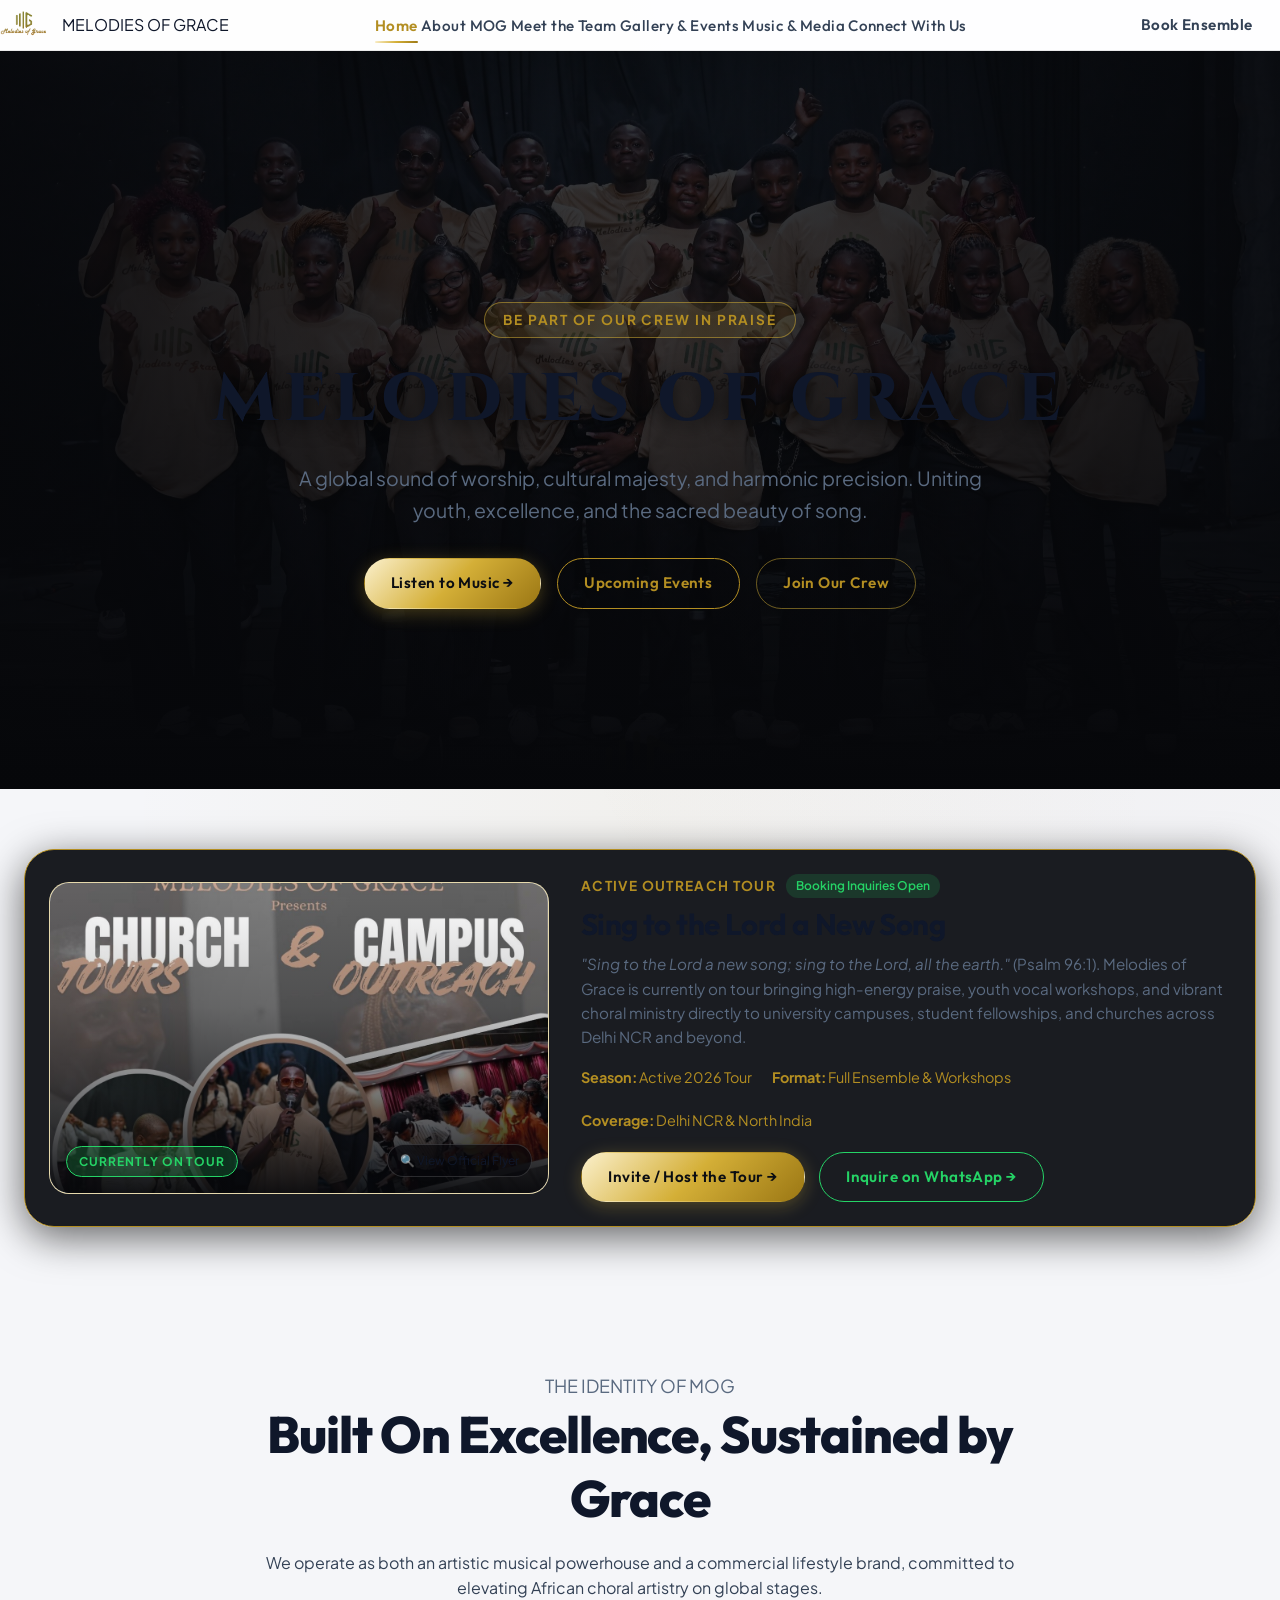
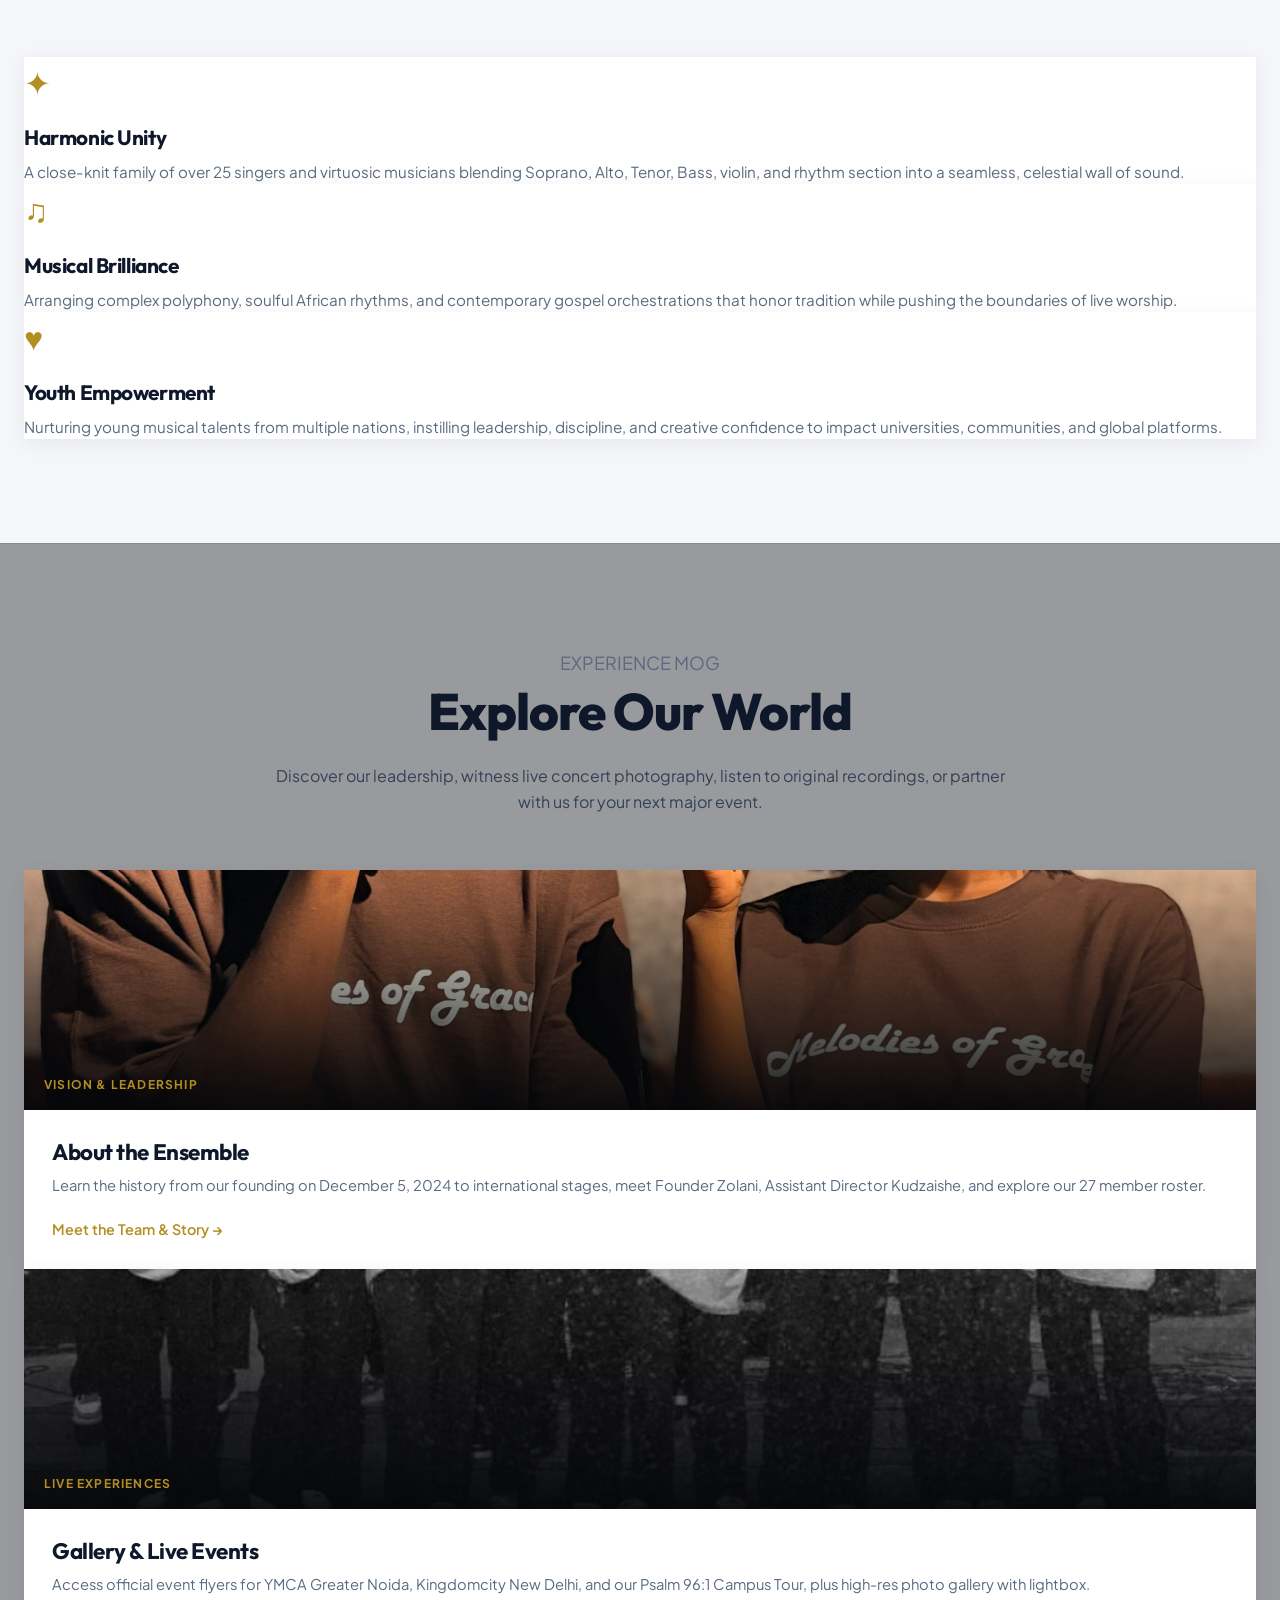
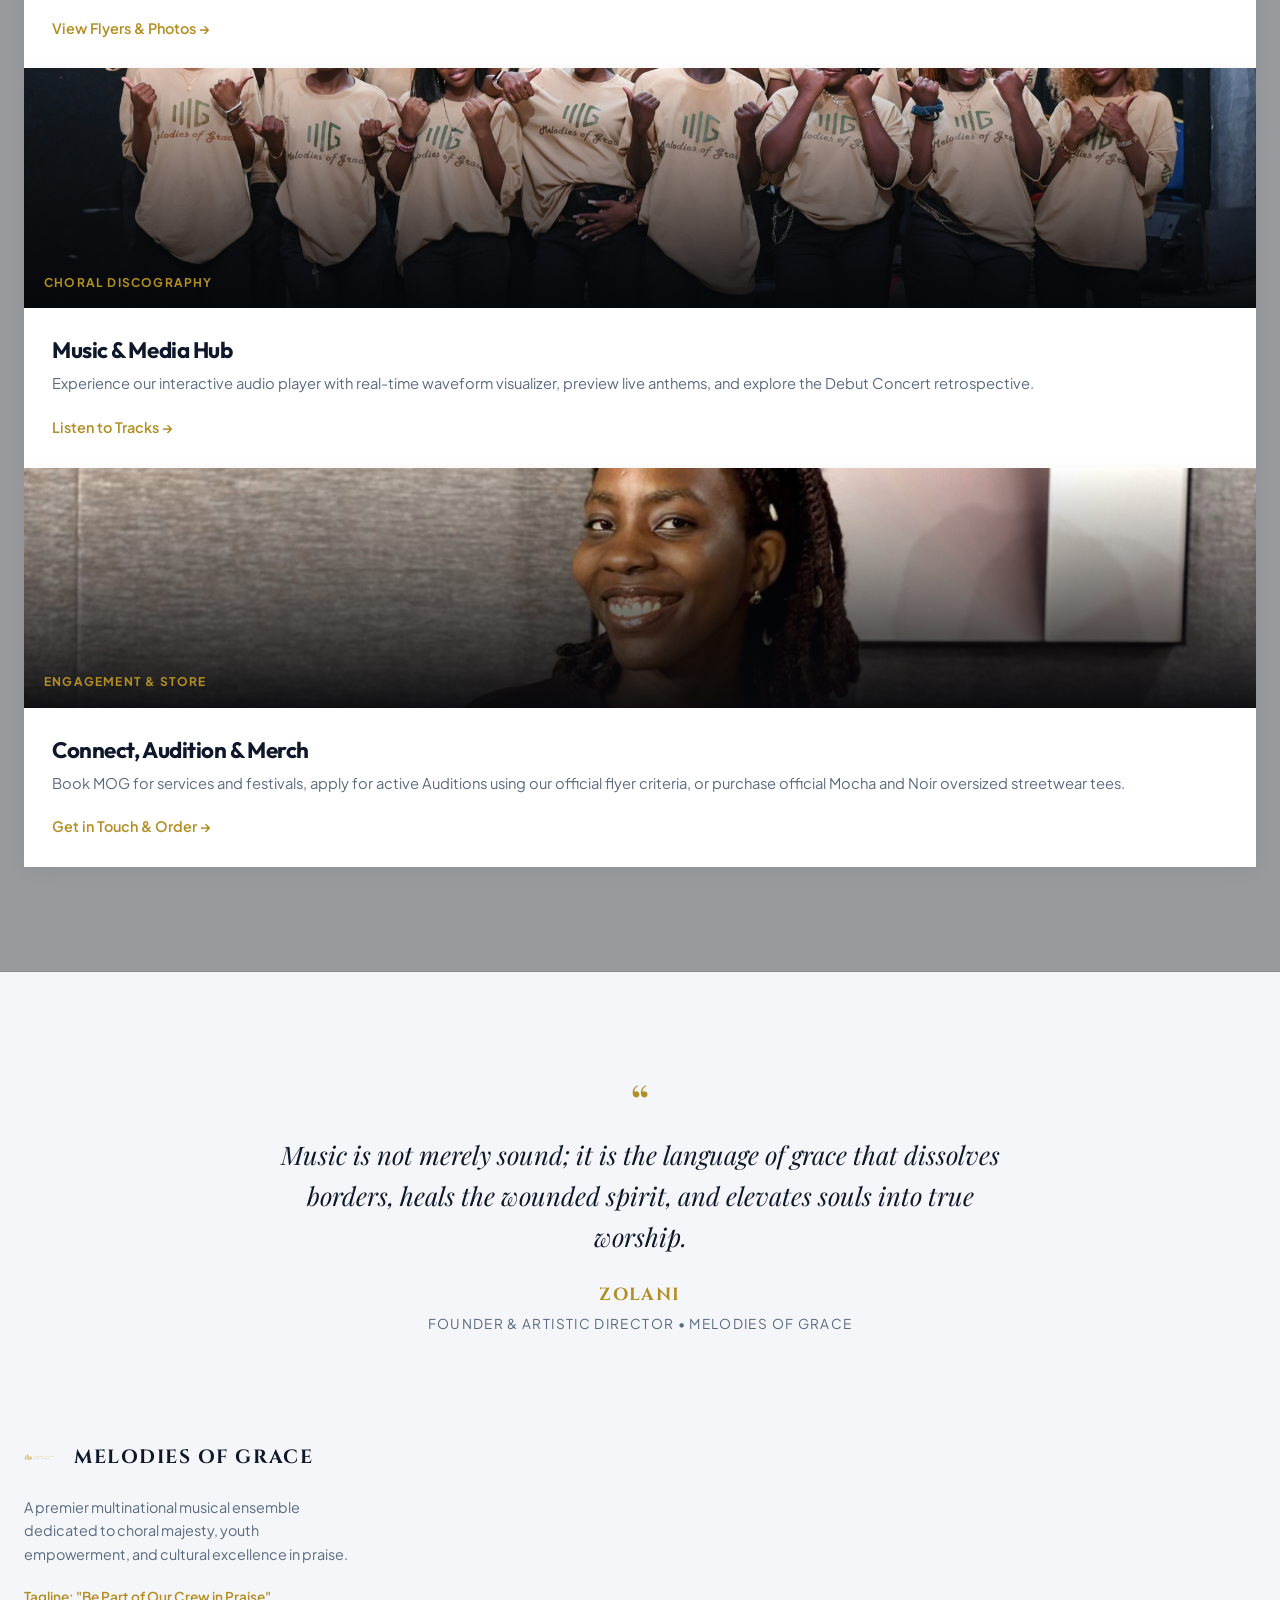
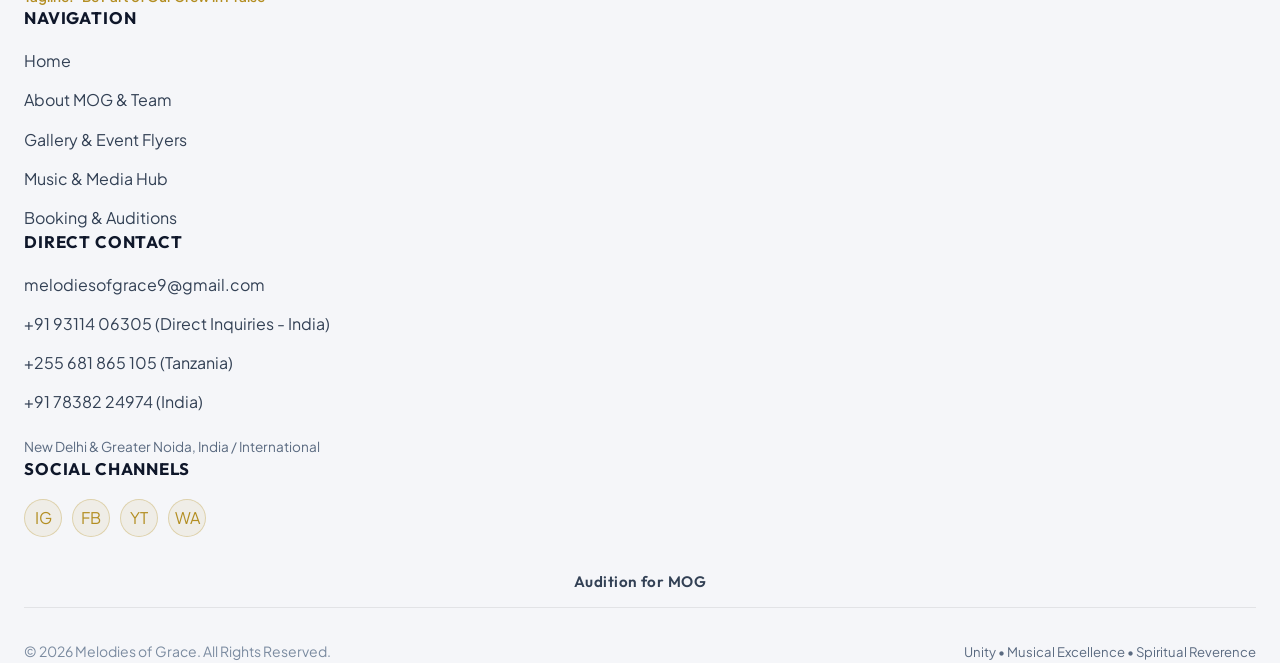
<file: index.html>
<!DOCTYPE html>
<html lang="en">

<head>
  <meta charset="UTF-8">
  <meta name="viewport" content="width=device-width, initial-scale=1.0">
  <title>Melodies of Grace (MOG) | Official Musical Ensemble & Brand</title>
  <meta name="description"
    content="Melodies of Grace (MOG) is a premier musical ensemble delivering African vocal majesty, symphonic precision, youth empowerment, and heartfelt worship to global audiences.">
  <meta name="keywords"
    content="Melodies of Grace, MOG, African choir, gospel music, choral worship, live recording, Greater Noida, New Delhi, Zolani, praise crew">

  <!-- Open Graph / Social Sharing -->
  <meta property="og:title" content="Melodies of Grace (MOG) | Official Musical Ensemble">
  <meta property="og:description"
    content="A global sound of worship, unity, and excellence. Explore our music, live concerts, team, and official apparel.">
  <meta property="og:image" content="assets/images/concert/DSC_5891.jpg">
  <meta property="og:type" content="website">

  <!-- Favicon -->
  <link rel="icon" type="image/png" href="assets/images/branding/favicon.png">
  <!-- Google Fonts: Cinzel & Plus Jakarta Sans -->
  <link rel="preconnect" href="https://fonts.googleapis.com">
  <link rel="preconnect" href="https://fonts.gstatic.com" crossorigin>
  <link
    href="https://fonts.googleapis.com/css2?family=Cinzel:wght@500;600;700;800;900&family=Plus+Jakarta+Sans:wght@300;400;500;600;700&family=Playfair+Display:ital,wght@0,600;1,400&display=swap"
    rel="stylesheet">

  <!-- Stylesheets -->
  <link rel="stylesheet" href="css/main.css">
  <link rel="stylesheet" href="css/components.css">
  <link rel="stylesheet" href="css/pages.css">

  <!-- Structured Data JSON-LD -->
  <script type="application/ld+json">
  {
    "@context": "https://schema.org",
    "@type": "MusicGroup",
    "name": "Melodies of Grace",
    "alternateName": "MOG",
    "description": "Premier musical ensemble uniting vocal majesty, symphonic precision, and spiritual passion.",
    "genre": ["Gospel", "Choral", "Contemporary African Worship"],
    "email": "melodiesofgrace9@gmail.com",
    "telephone": "+919311406305",
    "sameAs": [
      "https://www.instagram.com/melodiesofgrace3",
      "https://www.facebook.com/melodiesofgrace",
      "https://youtube.com/@MelodiesOfGrace"
    ]
  }
  </script>
</head>

<body>

  <!-- Navigation Header -->
  <header class="mog-navbar">
    <div class="nav-container">
      <a href="index.html" class="brand-logo" aria-label="Melodies of Grace Home">
        <img src="assets/images/branding/logo.png" alt="Melodies of Grace Monogram" class="brand-symbol">
        <span class="brand-text">MELODIES OF GRACE</span>
      </a>

      <nav class="nav-links" aria-label="Main Navigation">
        <a href="index.html" class="nav-link active">Home</a>
        <a href="about.html" class="nav-link">About MOG</a>
        <a href="team.html" class="nav-link">Meet the Team</a>
        <a href="gallery-events.html" class="nav-link">Gallery & Events</a>
        <a href="music-media.html" class="nav-link">Music & Media</a>
        <a href="connect.html" class="nav-link">Connect With Us</a>
      </nav>

      <div class="nav-actions">
        <a href="connect.html#booking" class="btn btn-gold-sm nav-cta">Book Ensemble</a>
        <button class="mobile-toggle-btn" aria-label="Toggle navigation menu" aria-expanded="false">
          <span></span>
          <span></span>
          <span></span>
        </button>
      </div>
    </div>
  </header>

  <!-- Hero Section -->
  <section class="hero-section"
    style="background-image: linear-gradient(to top, rgba(6,7,10,1) 0%, rgba(6,7,10,0.7) 50%, rgba(6,7,10,0.5) 100%), url('assets/images/concert/DSC_5891.jpg');">
    <div class="hero-overlay"></div>
    <div class="hero-content">
      <span class="hero-badge reveal-on-scroll">BE PART OF OUR CREW IN PRAISE</span>
      <h1 class="hero-title reveal-on-scroll">MELODIES OF GRACE</h1>
      <p class="hero-tagline reveal-on-scroll">
        A global sound of worship, cultural majesty, and harmonic precision. Uniting youth, excellence, and the sacred
        beauty of song.
      </p>

      <div class="hero-cta-group reveal-on-scroll">
        <a href="music-media.html" class="btn btn-gold">Listen to Music &rarr;</a>
        <a href="gallery-events.html#events" class="btn btn-outline">Upcoming Events</a>
        <a href="connect.html#auditions" class="btn btn-outline" style="border-color: rgba(212,175,55,0.5);">Join Our
          Crew</a>
      </div>
    </div>
  </section>

  <!-- Active Tour Spotlight Banner (Lowered cleanly to prevent blocking hero content) -->
  <section class="section" style="padding-top: 60px; padding-bottom: 40px; position: relative; z-index: 10;">
    <div class="container">
      <div class="event-flyer-card featured"
        style="background: rgba(14, 16, 22, 0.95); backdrop-filter: blur(20px); border: 1px solid var(--color-gold); box-shadow: 0 10px 40px rgba(0,0,0,0.6);">
        <div style="display: grid; grid-template-columns: 1fr 1.3fr; gap: 32px; align-items: center; padding: 24px;">
          <div class="event-flyer-wrap"
            style="aspect-ratio: 16/10; border-radius: var(--radius-lg); border: 1px solid rgba(212,175,55,0.4);"
            onclick="openImageZoomModal('assets/images/flyers/campus_tours_outreach.jpg', 'Sing to the Lord a New Song — Campus & Church Tour', 'Psalm 96:1. Currently touring campuses and regional fellowships')">
            <img src="assets/images/flyers/campus_tours_outreach.jpg"
              alt="Sing to the Lord a New Song Campus Tour Flyer">
            <div class="event-flyer-overlay">
              <span class="event-status-pill"
                style="background: rgba(37, 211, 102, 0.2); border-color: #25D366; color: #25D366;">Currently On
                Tour</span>
              <span class="event-zoom-hint">&#128269; View Official Flyer</span>
            </div>
          </div>
          <div>
            <div style="display: flex; gap: 10px; align-items: center; margin-bottom: 8px;">
              <span
                style="color: var(--color-gold); font-size: 0.85rem; font-weight: 700; text-transform: uppercase; letter-spacing: 0.1em;">Active
                Outreach Tour</span>
              <span
                style="background: rgba(37, 211, 102, 0.15); color: #25D366; font-size: 0.75rem; padding: 2px 10px; border-radius: var(--radius-pill); font-weight: 600;">Booking
                Inquiries Open</span>
            </div>
            <h2 style="font-size: 1.85rem; color: var(--color-cream); margin-bottom: 10px;">Sing to the Lord a New Song
            </h2>
            <p style="color: var(--color-text-muted); font-size: 0.95rem; line-height: 1.6; margin-bottom: 16px;">
              <em>"Sing to the Lord a new song; sing to the Lord, all the earth."</em> (Psalm 96:1). Melodies of Grace
              is currently on tour bringing high-energy praise, youth vocal workshops, and vibrant choral ministry
              directly to university campuses, student fellowships, and churches across Delhi NCR and beyond.
            </p>
            <div
              style="display: flex; gap: 20px; font-size: 0.9rem; color: var(--color-gold); margin-bottom: 20px; flex-wrap: wrap;">
              <span><strong>Season:</strong> Active 2026 Tour</span>
              <span><strong>Format:</strong> Full Ensemble & Workshops</span>
              <span><strong>Coverage:</strong> Delhi NCR & North India</span>
            </div>
            <div style="display: flex; gap: 14px; flex-wrap: wrap;">
              <a href="connect.html#booking" class="btn btn-gold">Invite / Host the Tour &rarr;</a>
              <a href="https://wa.me/919311406305?text=Hello%20MOG,%20we%20would%20like%20to%20invite/host%20the%20Sing%20to%20the%20Lord%20a%20New%20Song%20Tour%20at%20our%20campus/church"
                target="_blank" rel="noopener" class="btn btn-outline" style="border-color: #25D366; color: #25D366;">
                Inquire on WhatsApp &rarr;
              </a>
            </div>
          </div>
        </div>
      </div>
    </div>
  </section>

  <!-- Ensemble Core Pillars -->
  <section class="section">
    <div class="container">
      <div class="section-header reveal-on-scroll">
        <span class="section-subtitle">THE IDENTITY OF MOG</span>
        <h2 class="section-title">Built On Excellence, Sustained by Grace</h2>
        <p class="section-desc">
          We operate as both an artistic musical powerhouse and a commercial lifestyle brand, committed to elevating
          African choral artistry on global stages.
        </p>
      </div>

      <div class="grid grid-3">
        <div class="card reveal-on-scroll">
          <div class="card-icon" style="font-size: 2rem; color: var(--color-gold); margin-bottom: 16px;">&#10022;</div>
          <h3 style="font-size: 1.3rem; margin-bottom: 10px; color: var(--color-cream);">Harmonic Unity</h3>
          <p style="color: var(--color-text-muted); font-size: 0.95rem; line-height: 1.6;">
            A close-knit family of over 25 singers and virtuosic musicians blending Soprano, Alto, Tenor, Bass, violin,
            and rhythm section into a seamless, celestial wall of sound.
          </p>
        </div>

        <div class="card reveal-on-scroll">
          <div class="card-icon" style="font-size: 2rem; color: var(--color-gold); margin-bottom: 16px;">&#9835;</div>
          <h3 style="font-size: 1.3rem; margin-bottom: 10px; color: var(--color-cream);">Musical Brilliance</h3>
          <p style="color: var(--color-text-muted); font-size: 0.95rem; line-height: 1.6;">
            Arranging complex polyphony, soulful African rhythms, and contemporary gospel orchestrations that honor
            tradition while pushing the boundaries of live worship.
          </p>
        </div>

        <div class="card reveal-on-scroll">
          <div class="card-icon" style="font-size: 2rem; color: var(--color-gold); margin-bottom: 16px;">&#9829;</div>
          <h3 style="font-size: 1.3rem; margin-bottom: 10px; color: var(--color-cream);">Youth Empowerment</h3>
          <p style="color: var(--color-text-muted); font-size: 0.95rem; line-height: 1.6;">
            Nurturing young musical talents from multiple nations, instilling leadership, discipline, and creative
            confidence to impact universities, communities, and global platforms.
          </p>
        </div>
      </div>
    </div>
  </section>

  <!-- Exploration Portals (4 Pillars of the Website) -->
  <section class="section"
    style="background: rgba(14, 16, 22, 0.4); border-top: 1px solid var(--color-border); border-bottom: 1px solid var(--color-border);">
    <div class="container">
      <div class="section-header reveal-on-scroll">
        <span class="section-subtitle">EXPERIENCE MOG</span>
        <h2 class="section-title">Explore Our World</h2>
        <p class="section-desc">
          Discover our leadership, witness live concert photography, listen to original recordings, or partner with us
          for your next major event.
        </p>
      </div>

      <div class="grid grid-2">
        <!-- Portal 1: About & Leadership -->
        <a href="about.html" class="card reveal-on-scroll"
          style="text-decoration: none; padding: 0; overflow: hidden; display: flex; flex-direction: column;">
          <div style="height: 240px; overflow: hidden; position: relative;">
            <img src="assets/images/management/management.jpg" alt="MOG Leadership"
              style="width: 100%; height: 100%; object-fit: cover; transition: transform 0.6s ease;">
            <div
              style="position: absolute; inset: 0; background: linear-gradient(to top, rgba(6,7,10,0.95), transparent);">
            </div>
            <span
              style="position: absolute; bottom: 16px; left: 20px; color: var(--color-gold); font-size: 0.75rem; font-weight: 700; text-transform: uppercase; letter-spacing: 0.1em;">
              Vision & Leadership
            </span>
          </div>
          <div style="padding: 28px; flex-grow: 1;">
            <h3 style="font-size: 1.4rem; color: var(--color-cream); margin-bottom: 8px;">About the Ensemble</h3>
            <p style="color: var(--color-text-muted); font-size: 0.92rem; line-height: 1.6; margin-bottom: 18px;">
              Learn the history from our founding on December 5, 2024 to international stages, meet Founder Zolani,
              Assistant Director Kudzaishe, and explore our 27 member roster.
            </p>
            <span style="color: var(--color-gold); font-weight: 600; font-size: 0.9rem;">Meet the Team & Story
              &rarr;</span>
          </div>
        </a>

        <!-- Portal 2: Gallery & Live Events -->
        <a href="gallery-events.html" class="card reveal-on-scroll"
          style="text-decoration: none; padding: 0; overflow: hidden; display: flex; flex-direction: column;">
          <div style="height: 240px; overflow: hidden; position: relative;">
            <img src="assets/images/flyers/worship_night_kingdomcity.jpg" alt="MOG Concerts"
              style="width: 100%; height: 100%; object-fit: cover; transition: transform 0.6s ease;">
            <div
              style="position: absolute; inset: 0; background: linear-gradient(to top, rgba(6,7,10,0.95), transparent);">
            </div>
            <span
              style="position: absolute; bottom: 16px; left: 20px; color: var(--color-gold); font-size: 0.75rem; font-weight: 700; text-transform: uppercase; letter-spacing: 0.1em;">
              Live Experiences
            </span>
          </div>
          <div style="padding: 28px; flex-grow: 1;">
            <h3 style="font-size: 1.4rem; color: var(--color-cream); margin-bottom: 8px;">Gallery & Live Events</h3>
            <p style="color: var(--color-text-muted); font-size: 0.92rem; line-height: 1.6; margin-bottom: 18px;">
              Access official event flyers for YMCA Greater Noida, Kingdomcity New Delhi, and our Psalm 96:1 Campus
              Tour, plus high-res photo gallery with lightbox.
            </p>
            <span style="color: var(--color-gold); font-weight: 600; font-size: 0.9rem;">View Flyers & Photos
              &rarr;</span>
          </div>
        </a>

        <!-- Portal 3: Music & Media -->
        <a href="music-media.html" class="card reveal-on-scroll"
          style="text-decoration: none; padding: 0; overflow: hidden; display: flex; flex-direction: column;">
          <div style="height: 240px; overflow: hidden; position: relative;">
            <img src="assets/images/gallery/1.jpg" alt="MOG Music"
              style="width: 100%; height: 100%; object-fit: cover; transition: transform 0.6s ease;">
            <div
              style="position: absolute; inset: 0; background: linear-gradient(to top, rgba(6,7,10,0.95), transparent);">
            </div>
            <span
              style="position: absolute; bottom: 16px; left: 20px; color: var(--color-gold); font-size: 0.75rem; font-weight: 700; text-transform: uppercase; letter-spacing: 0.1em;">
              Choral Discography
            </span>
          </div>
          <div style="padding: 28px; flex-grow: 1;">
            <h3 style="font-size: 1.4rem; color: var(--color-cream); margin-bottom: 8px;">Music & Media Hub</h3>
            <p style="color: var(--color-text-muted); font-size: 0.92rem; line-height: 1.6; margin-bottom: 18px;">
              Experience our interactive audio player with real-time waveform visualizer, preview live anthems, and
              explore the Debut Concert retrospective.
            </p>
            <span style="color: var(--color-gold); font-weight: 600; font-size: 0.9rem;">Listen to Tracks &rarr;</span>
          </div>
        </a>

        <!-- Portal 4: Connect & Merch -->
        <a href="connect.html" class="card reveal-on-scroll"
          style="text-decoration: none; padding: 0; overflow: hidden; display: flex; flex-direction: column;">
          <div style="height: 240px; overflow: hidden; position: relative;">
            <img src="assets/images/merch/IMG_4479.jpg" alt="MOG Apparel"
              style="width: 100%; height: 100%; object-fit: cover; transition: transform 0.6s ease;">
            <div
              style="position: absolute; inset: 0; background: linear-gradient(to top, rgba(6,7,10,0.95), transparent);">
            </div>
            <span
              style="position: absolute; bottom: 16px; left: 20px; color: var(--color-gold); font-size: 0.75rem; font-weight: 700; text-transform: uppercase; letter-spacing: 0.1em;">
              Engagement & Store
            </span>
          </div>
          <div style="padding: 28px; flex-grow: 1;">
            <h3 style="font-size: 1.4rem; color: var(--color-cream); margin-bottom: 8px;">Connect, Audition & Merch</h3>
            <p style="color: var(--color-text-muted); font-size: 0.92rem; line-height: 1.6; margin-bottom: 18px;">
              Book MOG for services and festivals, apply for active Auditions using our official flyer criteria, or
              purchase official Mocha and Noir oversized streetwear tees.
            </p>
            <span style="color: var(--color-gold); font-weight: 600; font-size: 0.9rem;">Get in Touch & Order
              &rarr;</span>
          </div>
        </a>
      </div>
    </div>
  </section>

  <!-- Director's Quote Section -->
  <section class="section" style="text-align: center; position: relative; overflow: hidden;">
    <div class="container" style="max-width: 800px;">
      <div
        style="font-size: 3rem; color: var(--color-gold); line-height: 1; font-family: var(--font-accent); margin-bottom: 10px;">
        &ldquo;</div>
      <blockquote
        style="font-family: var(--font-accent); font-size: 1.6rem; color: var(--color-cream); line-height: 1.6; margin-bottom: 24px; font-style: italic;">
        Music is not merely sound; it is the language of grace that dissolves borders, heals the wounded spirit, and
        elevates souls into true worship.
      </blockquote>
      <div
        style="color: var(--color-gold); font-family: var(--font-heading); font-weight: 700; font-size: 1.1rem; letter-spacing: 0.08em;">
        ZOLANI
      </div>
      <div
        style="color: var(--color-text-muted); font-size: 0.85rem; text-transform: uppercase; letter-spacing: 0.1em; margin-top: 4px;">
        Founder & Artistic Director • Melodies of Grace
      </div>
    </div>
  </section>

  <!-- Universal Footer -->
  <footer class="mog-footer">
    <div class="container">
      <div class="footer-grid">
        <div class="footer-brand">
          <div style="display: flex; align-items: center; gap: 12px; margin-bottom: 16px;">
            <img src="assets/images/branding/logo.svg" alt="MOG Crest" style="width: 38px; height: 38px;">
            <span
              style="font-family: var(--font-heading); font-weight: 700; font-size: 1.2rem; color: var(--color-cream); letter-spacing: 0.08em;">
              MELODIES OF GRACE
            </span>
          </div>
          <p style="color: var(--color-text-muted); font-size: 0.9rem; line-height: 1.6; margin-bottom: 20px;">
            A premier multinational musical ensemble dedicated to choral majesty, youth empowerment, and cultural
            excellence in praise.
          </p>
          <div style="color: var(--color-gold); font-size: 0.85rem; font-weight: 600;">
            Tagline: "Be Part of Our Crew in Praise"
          </div>
        </div>

        <div>
          <h4 class="footer-heading">Navigation</h4>
          <ul class="footer-links">
            <li><a href="index.html">Home</a></li>
            <li><a href="about.html">About MOG & Team</a></li>
            <li><a href="gallery-events.html">Gallery & Event Flyers</a></li>
            <li><a href="music-media.html">Music & Media Hub</a></li>
            <li><a href="connect.html">Booking & Auditions</a></li>
          </ul>
        </div>

        <div>
          <h4 class="footer-heading">Direct Contact</h4>
          <ul class="footer-links">
            <li><a href="mailto:melodiesofgrace9@gmail.com">melodiesofgrace9@gmail.com</a></li>
            <li><a href="tel:+919311406305">+91 93114 06305 (Direct Inquiries - India)</a></li>
            <li><a href="tel:+255681865105">+255 681 865 105 (Tanzania)</a></li>
            <li><a href="tel:+917838224974">+91 78382 24974 (India)</a></li>
            <li style="color: var(--color-text-muted); font-size: 0.85rem; margin-top: 8px;">New Delhi & Greater Noida,
              India / International</li>
          </ul>
        </div>

        <div>
          <h4 class="footer-heading">Social Channels</h4>
          <div class="social-icons">
            <a href="https://www.instagram.com/melodiesofgrace3" target="_blank" rel="noopener"
              aria-label="Instagram">IG</a>
            <a href="https://www.facebook.com/melodiesofgrace" target="_blank" rel="noopener"
              aria-label="Facebook">FB</a>
            <a href="https://youtube.com/@MelodiesOfGrace" target="_blank" rel="noopener" aria-label="YouTube">YT</a>
            <a href="https://wa.me/919311406305" target="_blank" rel="noopener" aria-label="WhatsApp">WA</a>
          </div>
          <div style="margin-top: 20px;">
            <a href="connect.html#auditions" class="btn btn-gold-sm" style="width: 100%; text-align: center;">Audition
              for MOG</a>
          </div>
        </div>
      </div>

      <div class="footer-bottom">
        <div>&copy; <span id="current-year"></span> Melodies of Grace. All Rights Reserved.</div>
        <div style="color: var(--color-text-muted); font-size: 0.82rem;">Unity • Musical Excellence • Spiritual
          Reverence</div>
      </div>
    </div>
  </footer>

  <!-- Scripts -->
  <script src="js/mog-data.js"></script>
  <script src="js/main.js"></script>
</body>

</html>
</file>
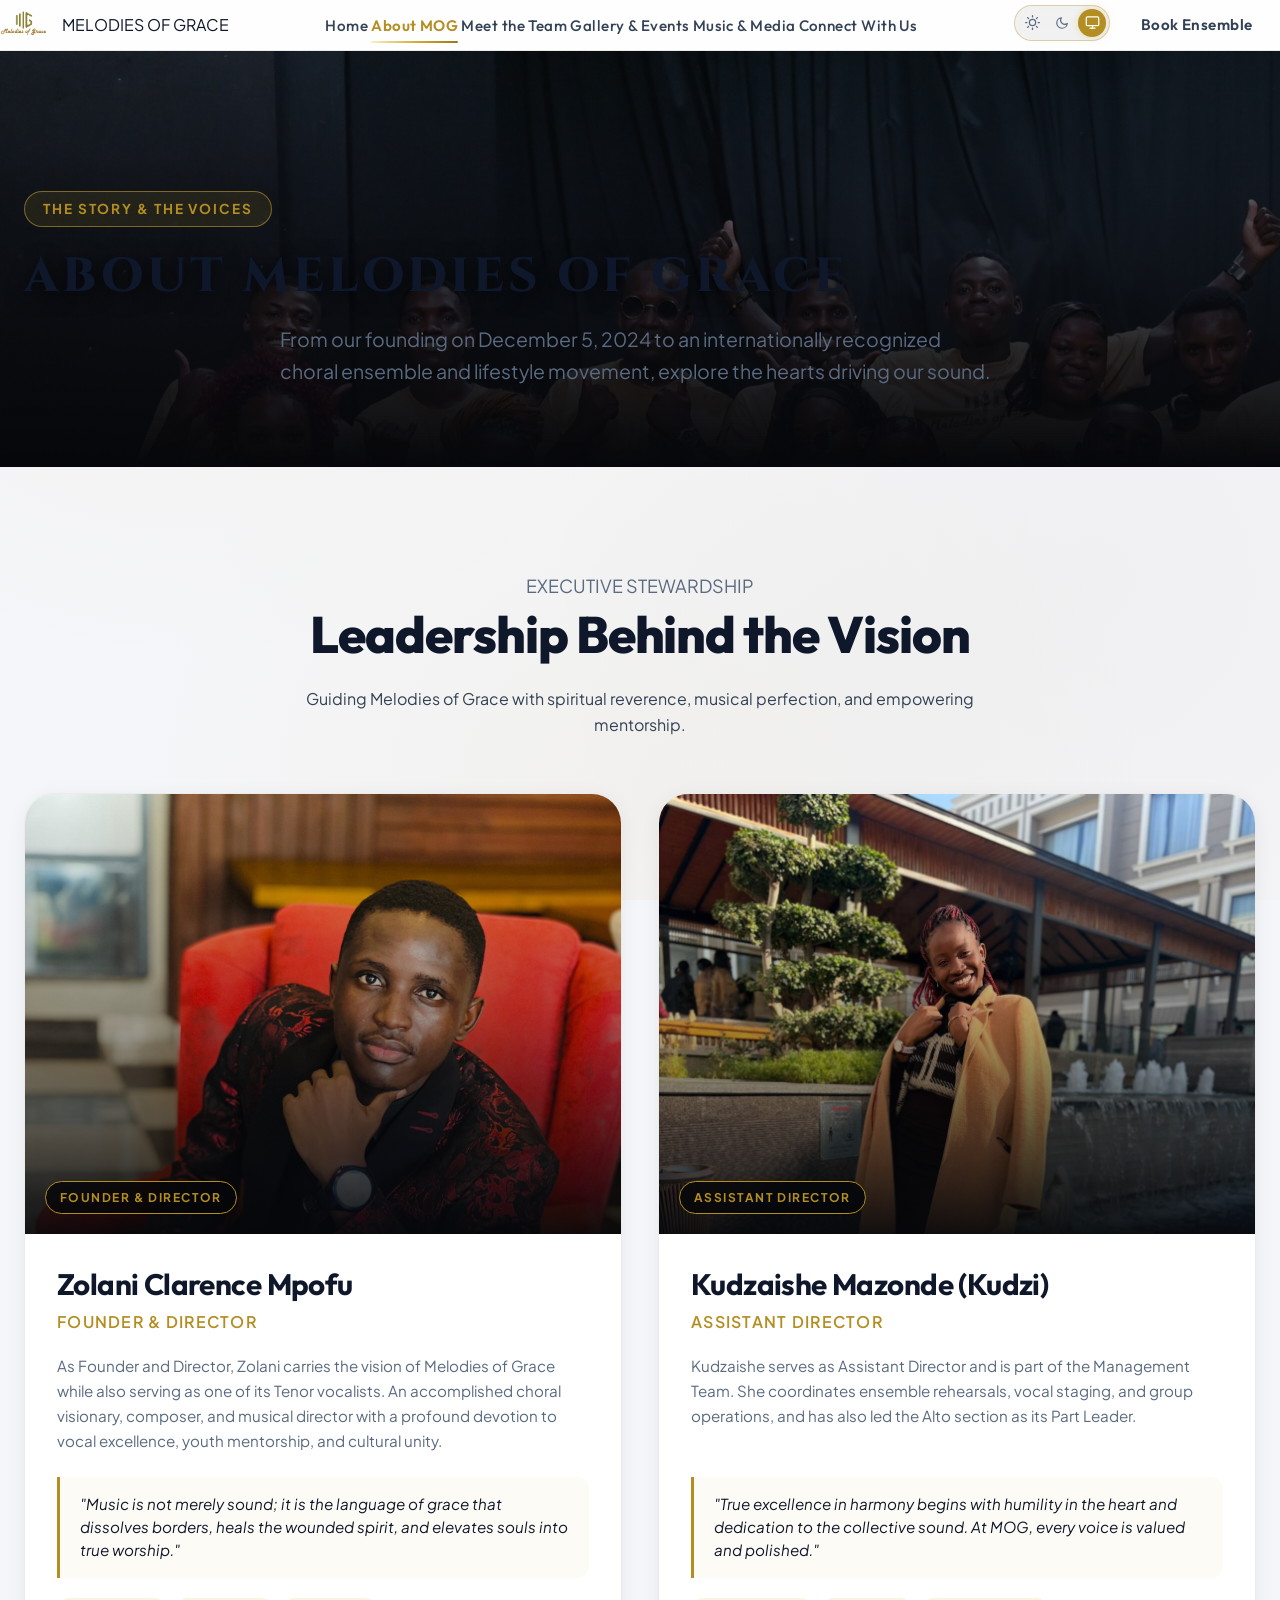
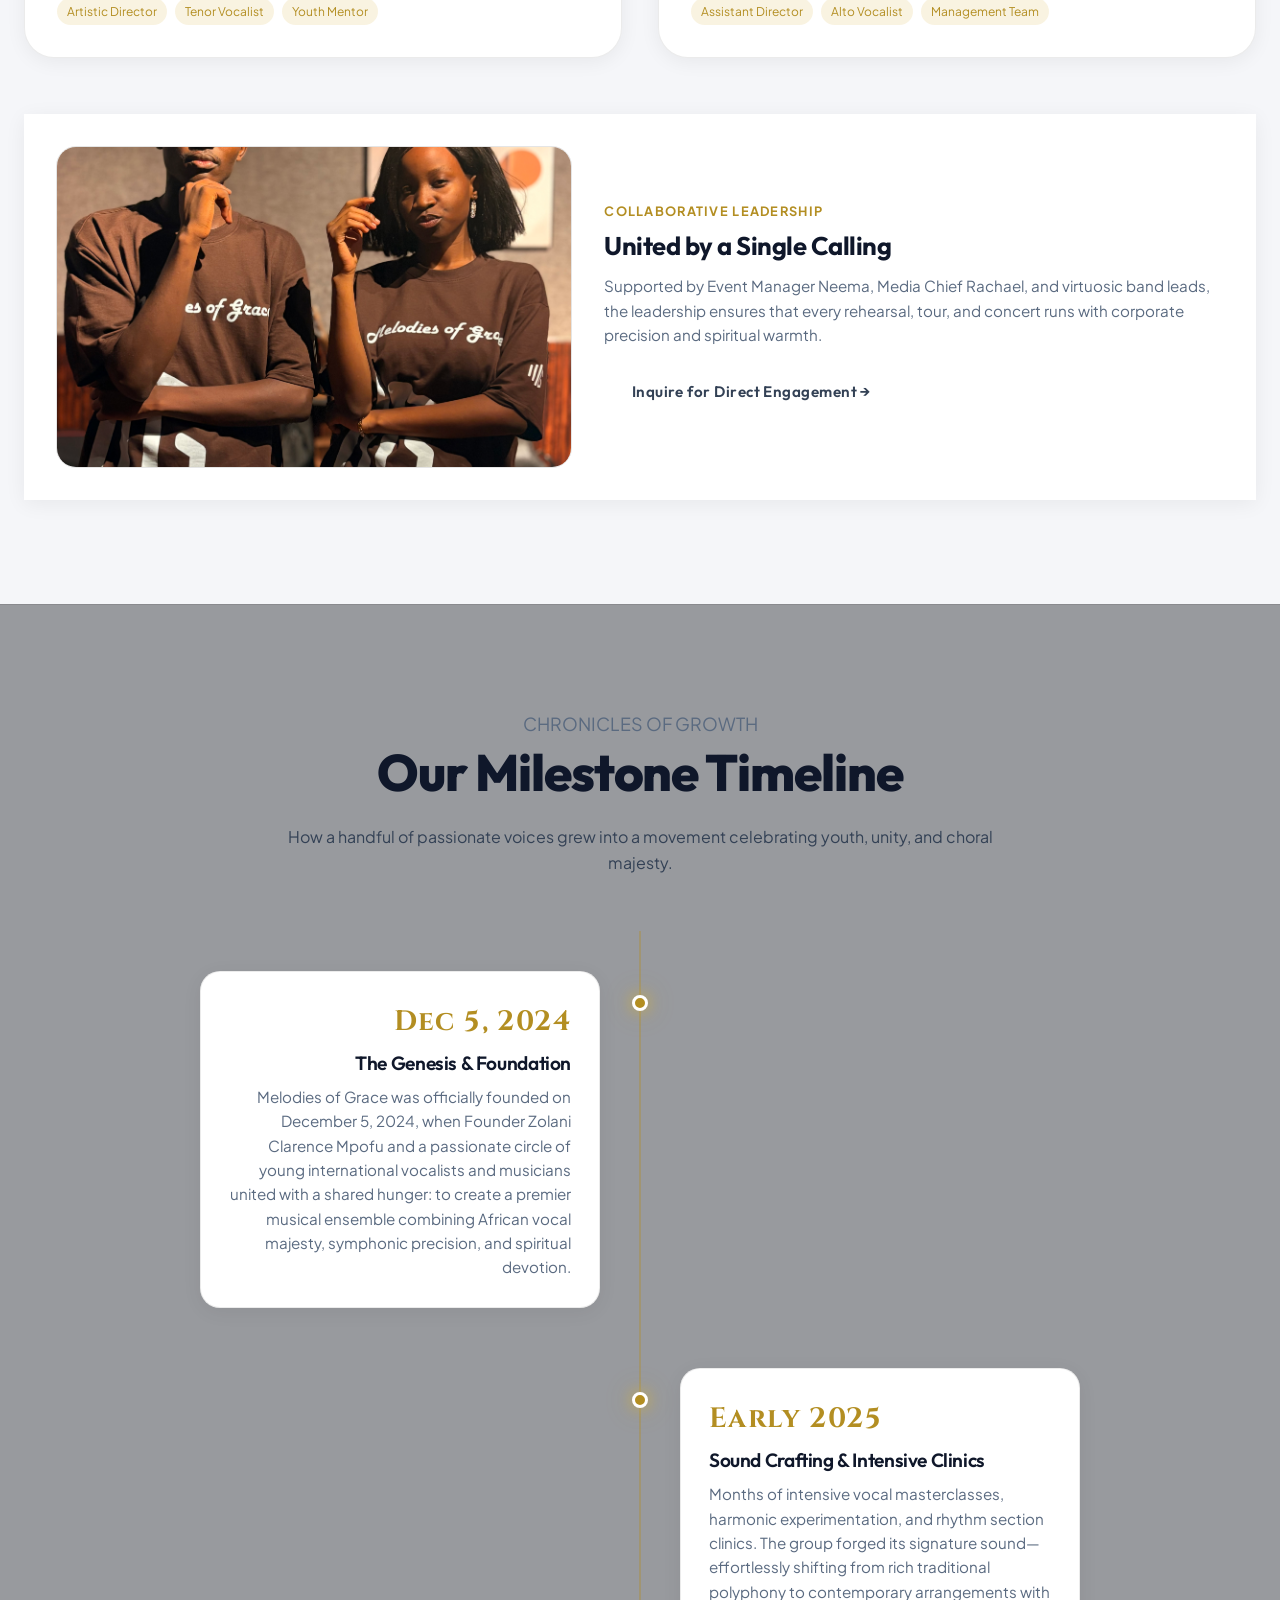
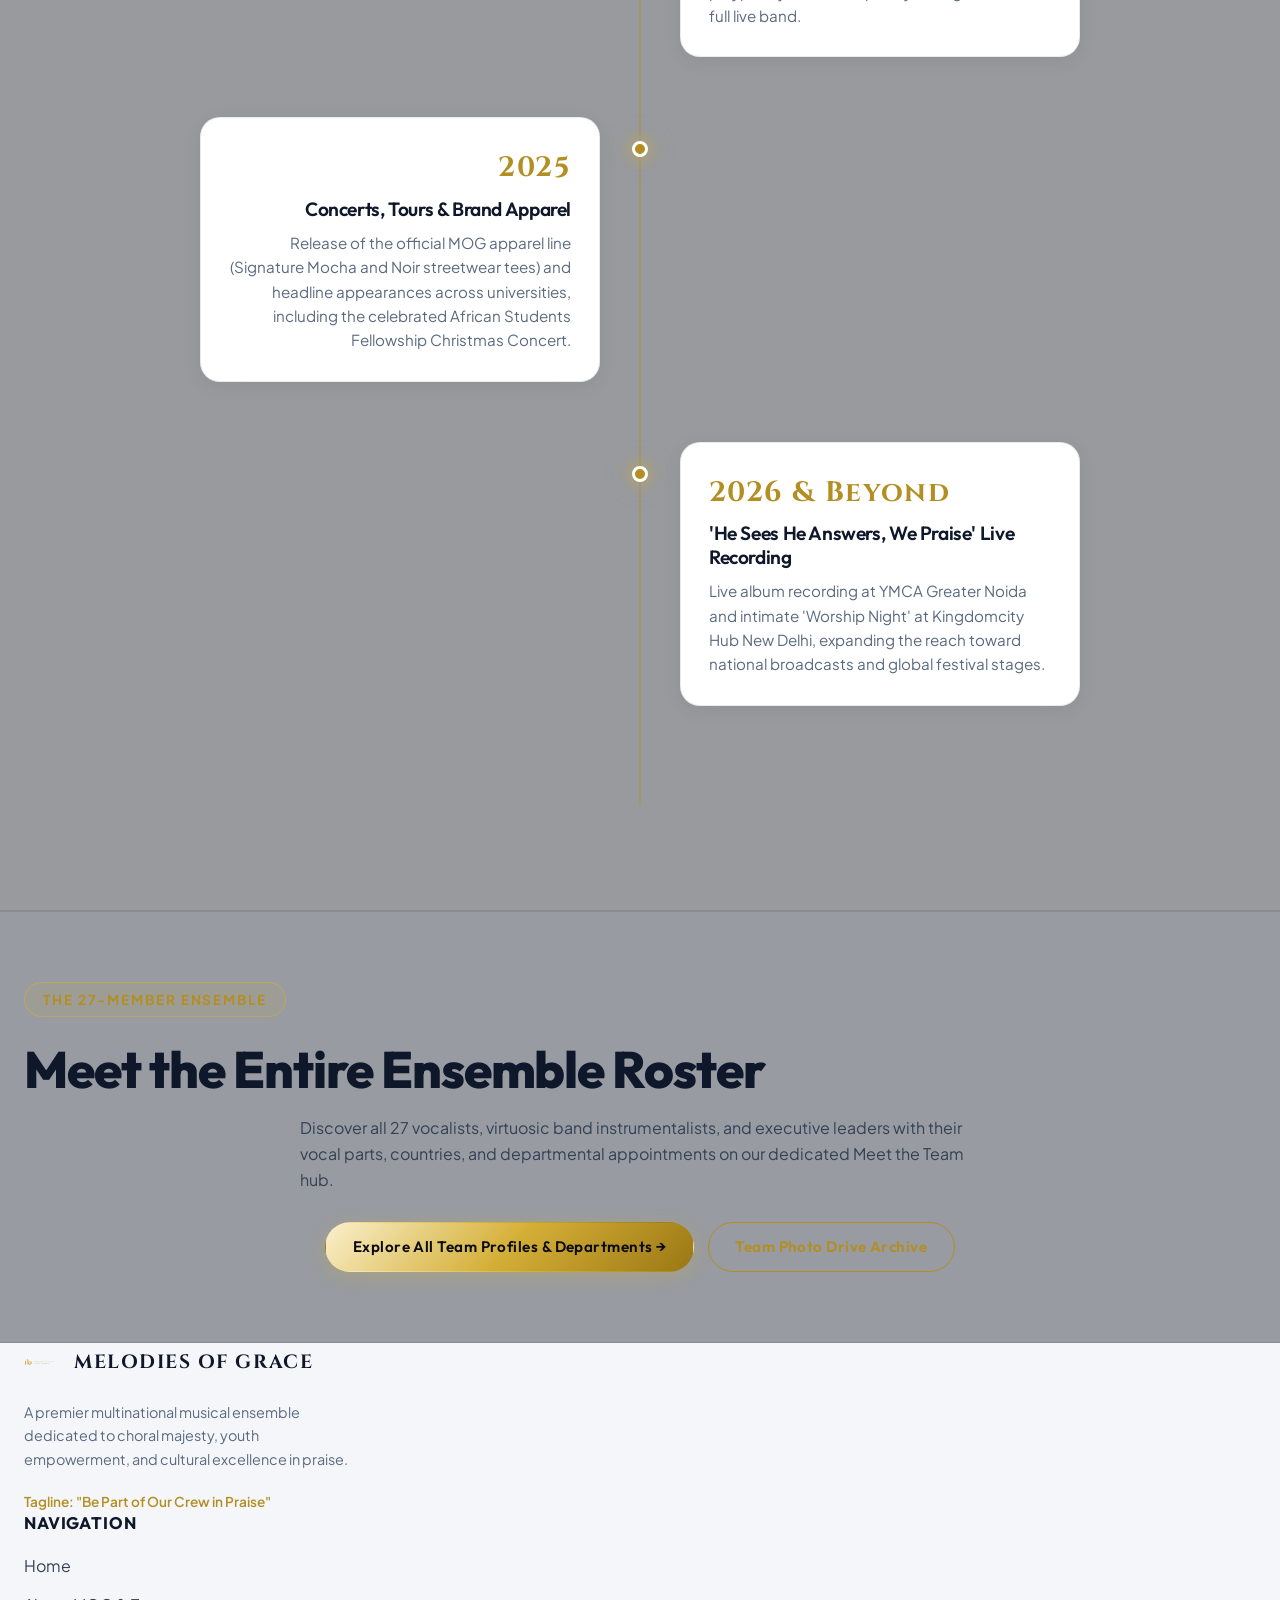
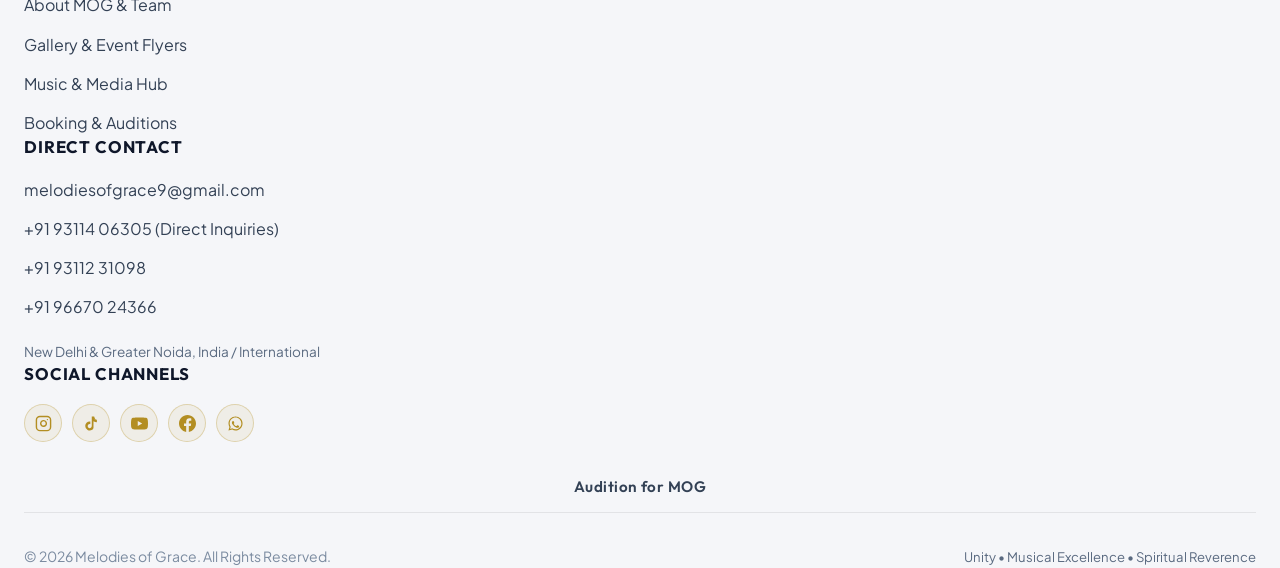
<file: about.html>
<!DOCTYPE html>
<html lang="en">
<head>
  <meta charset="UTF-8">
  <meta name="viewport" content="width=device-width, initial-scale=1.0">
  <title>About MOG | Leadership, History & Meet the Team</title>
  <meta name="description" content="Discover the story, executive management, history timeline, and 25+ talented members and musicians behind Melodies of Grace.">
  <link rel="icon" type="image/png" href="assets/images/branding/favicon.png">  
  <link rel="preconnect" href="https://fonts.googleapis.com">
  <link rel="preconnect" href="https://fonts.gstatic.com" crossorigin>
  <link href="https://fonts.googleapis.com/css2?family=Cinzel:wght@500;600;700;800;900&family=Plus+Jakarta+Sans:wght@300;400;500;600;700&family=Playfair+Display:ital,wght@0,600;1,400&display=swap" rel="stylesheet">
  
  <link rel="stylesheet" href="css/main.css">
  <link rel="stylesheet" href="css/components.css">
  <link rel="stylesheet" href="css/pages.css">

  <script>
    (function() {
      const pref = localStorage.getItem('mog-theme-preference') || 'system';
      const effective = pref === 'system' ? (window.matchMedia('(prefers-color-scheme: light)').matches ? 'light' : 'dark') : pref;
      document.documentElement.setAttribute('data-theme', effective);
    })();
  </script>
</head>
<body>

  <!-- Navigation Header -->
  <header class="mog-navbar">
    <div class="nav-container">
      <a href="index.html" class="brand-logo" aria-label="Melodies of Grace Home">
        <img src="assets/images/branding/logo.png" alt="Melodies of Grace Monogram" class="brand-symbol">
        <span class="brand-text">MELODIES OF GRACE</span>
      </a>

      <nav class="nav-links" aria-label="Main Navigation">
        <a href="index.html" class="nav-link">Home</a>
        <a href="about.html" class="nav-link active">About MOG</a>
        <a href="team.html" class="nav-link">Meet the Team</a>
        <a href="gallery-events.html" class="nav-link">Gallery & Events</a>
        <a href="music-media.html" class="nav-link">Music & Media</a>
        <a href="connect.html" class="nav-link">Connect With Us</a>
      </nav>

      <div class="nav-actions">
        <div class="theme-switcher-wrapper" role="radiogroup" aria-label="Theme mode selector">
          <button type="button" class="theme-pill-btn" data-theme-choice="light" title="Light theme" aria-label="Light mode">
            <svg width="15" height="15" viewBox="0 0 24 24" fill="none" stroke="currentColor" stroke-width="2" stroke-linecap="round" stroke-linejoin="round"><circle cx="12" cy="12" r="5"></circle><line x1="12" y1="1" x2="12" y2="3"></line><line x1="12" y1="21" x2="12" y2="23"></line><line x1="4.22" y1="4.22" x2="5.64" y2="5.64"></line><line x1="18.36" y1="18.36" x2="19.78" y2="19.78"></line><line x1="1" y1="12" x2="3" y2="12"></line><line x1="21" y1="12" x2="23" y2="12"></line><line x1="4.22" y1="19.78" x2="5.64" y2="18.36"></line><line x1="18.36" y1="5.64" x2="19.78" y2="4.22"></line></svg>
            <span class="sr-only">Light</span>
          </button>
          <button type="button" class="theme-pill-btn" data-theme-choice="dark" title="Dark theme" aria-label="Dark mode">
            <svg width="14" height="14" viewBox="0 0 24 24" fill="none" stroke="currentColor" stroke-width="2" stroke-linecap="round" stroke-linejoin="round"><path d="M21 12.79A9 9 0 1 1 11.21 3 7 7 0 0 0 21 12.79z"></path></svg>
            <span class="sr-only">Dark</span>
          </button>
          <button type="button" class="theme-pill-btn" data-theme-choice="system" title="System settings" aria-label="System mode">
            <svg width="15" height="15" viewBox="0 0 24 24" fill="none" stroke="currentColor" stroke-width="2" stroke-linecap="round" stroke-linejoin="round"><rect x="2" y="3" width="20" height="14" rx="2" ry="2"></rect><line x1="8" y1="21" x2="16" y2="21"></line><line x1="12" y1="17" x2="12" y2="21"></line></svg>
            <span class="sr-only">System</span>
          </button>
        </div>
        <a href="connect.html#booking" class="btn btn-gold-sm nav-cta">Book Ensemble</a>
        <button class="mobile-toggle-btn" aria-label="Toggle navigation menu" aria-expanded="false">
          <span></span>
          <span></span>
          <span></span>
        </button>
      </div>
    </div>
  </header>

  <!-- Page Hero Banner -->
  <section class="page-hero" style="background-image: linear-gradient(to top, rgba(6,7,10,1) 0%, rgba(6,7,10,0.7) 60%, rgba(6,7,10,0.5) 100%), url('assets/images/gallery/1.jpg'); padding: 140px 0 80px;">
    <div class="container text-center">
      <span class="hero-badge reveal-on-scroll">THE STORY & THE VOICES</span>
      <h1 class="hero-title reveal-on-scroll" style="font-size: 3rem; margin-bottom: 16px;">ABOUT MELODIES OF GRACE</h1>
      <p class="hero-tagline reveal-on-scroll" style="max-width: 720px; margin: 0 auto;">
        From our founding on December 5, 2024 to an internationally recognized choral ensemble and lifestyle movement, explore the hearts driving our sound.
      </p>
    </div>
  </section>

  <!-- Executive Management Section -->
  <section class="section" id="management">
    <div class="container">
      <div class="section-header reveal-on-scroll">
        <span class="section-subtitle">EXECUTIVE STEWARDSHIP</span>
        <h2 class="section-title">Leadership Behind the Vision</h2>
        <p class="section-desc">
          Guiding Melodies of Grace with spiritual reverence, musical perfection, and empowering mentorship.
        </p>
      </div>

      <div class="management-grid">
        <!-- Director Card -->
        <div class="management-card reveal-on-scroll">
          <div class="management-img-wrap">
            <img src="assets/images/management/Zolani_Clarence_Mpofu_Director.jpg" alt="Zolani Clarence Mpofu - Founder & Director">
            <div class="management-img-overlay"></div>
            <span class="management-badge">Founder & Director</span>
          </div>
          <div class="management-info">
            <h3 class="management-name">Zolani Clarence Mpofu</h3>
            <div class="management-title">Founder & Director</div>
            <p class="management-bio">
              As Founder and Director, Zolani carries the vision of Melodies of Grace while also serving as one of its Tenor vocalists. An accomplished choral visionary, composer, and musical director with a profound devotion to vocal excellence, youth mentorship, and cultural unity.
            </p>
            <div class="management-quote">
              "Music is not merely sound; it is the language of grace that dissolves borders, heals the wounded spirit, and elevates souls into true worship."
            </div>
            <div style="display: flex; gap: 8px; flex-wrap: wrap;">
              <span class="badge" style="background: rgba(212,175,55,0.15); color: var(--color-gold); font-size: 0.75rem; padding: 4px 10px; border-radius: var(--radius-pill);">Artistic Director</span>
              <span class="badge" style="background: rgba(212,175,55,0.15); color: var(--color-gold); font-size: 0.75rem; padding: 4px 10px; border-radius: var(--radius-pill);">Tenor Vocalist</span>
              <span class="badge" style="background: rgba(212,175,55,0.15); color: var(--color-gold); font-size: 0.75rem; padding: 4px 10px; border-radius: var(--radius-pill);">Youth Mentor</span>
            </div>
          </div>
        </div>

        <!-- Assistant Director Card -->
        <div class="management-card reveal-on-scroll">
          <div class="management-img-wrap">
            <img src="assets/images/management/Kudzaishe_Mazonde_Asst_Director.jpg" alt="Kudzaishe Mazonde (Kudzi) - Assistant Director">
            <div class="management-img-overlay"></div>
            <span class="management-badge">Assistant Director</span>
          </div>
          <div class="management-info">
            <h3 class="management-name">Kudzaishe Mazonde (Kudzi)</h3>
            <div class="management-title">Assistant Director</div>
            <p class="management-bio">
              Kudzaishe serves as Assistant Director and is part of the Management Team. She coordinates ensemble rehearsals, vocal staging, and group operations, and has also led the Alto section as its Part Leader.
            </p>
            <div class="management-quote">
              "True excellence in harmony begins with humility in the heart and dedication to the collective sound. At MOG, every voice is valued and polished."
            </div>
            <div style="display: flex; gap: 8px; flex-wrap: wrap;">
              <span class="badge" style="background: rgba(212,175,55,0.15); color: var(--color-gold); font-size: 0.75rem; padding: 4px 10px; border-radius: var(--radius-pill);">Assistant Director</span>
              <span class="badge" style="background: rgba(212,175,55,0.15); color: var(--color-gold); font-size: 0.75rem; padding: 4px 10px; border-radius: var(--radius-pill);">Alto Vocalist</span>
              <span class="badge" style="background: rgba(212,175,55,0.15); color: var(--color-gold); font-size: 0.75rem; padding: 4px 10px; border-radius: var(--radius-pill);">Management Team</span>
            </div>
          </div>
        </div>
      </div>

      <!-- Management Group Spotlight -->
      <div class="card reveal-on-scroll" style="margin-top: 40px; padding: 32px; display: grid; grid-template-columns: 1fr 1.2fr; gap: 32px; align-items: center;">
        <div style="border-radius: var(--radius-lg); overflow: hidden; border: 1px solid var(--color-border); aspect-ratio: 16/10;">
          <img src="assets/images/management/management.jpg" alt="Melodies of Grace Executive Team" style="width: 100%; height: 100%; object-fit: cover;">
        </div>
        <div>
          <span style="color: var(--color-gold); font-size: 0.8rem; font-weight: 700; text-transform: uppercase; letter-spacing: 0.1em;">Collaborative Leadership</span>
          <h3 style="color: var(--color-cream); font-size: 1.6rem; margin: 8px 0 12px;">United by a Single Calling</h3>
          <p style="color: var(--color-text-muted); font-size: 0.95rem; line-height: 1.6; margin-bottom: 20px;">
            Supported by Event Manager Neema, Media Chief Rachael, and virtuosic band leads, the leadership ensures that every rehearsal, tour, and concert runs with corporate precision and spiritual warmth.
          </p>
          <a href="connect.html#booking" class="btn btn-gold-sm">Inquire for Direct Engagement &rarr;</a>
        </div>
      </div>
    </div>
  </section>

  <!-- History & Milestones Timeline -->
  <section class="section" style="background: rgba(14, 16, 22, 0.4); border-top: 1px solid var(--color-border); border-bottom: 1px solid var(--color-border);">
    <div class="container">
      <div class="section-header reveal-on-scroll">
        <span class="section-subtitle">CHRONICLES OF GROWTH</span>
        <h2 class="section-title">Our Milestone Timeline</h2>
        <p class="section-desc">
          How a handful of passionate voices grew into a movement celebrating youth, unity, and choral majesty.
        </p>
      </div>

      <div class="history-timeline">
        <!-- December 5, 2024 -->
        <div class="timeline-item reveal-on-scroll">
          <div class="timeline-dot"></div>
          <div class="timeline-card">
            <div class="timeline-year">Dec 5, 2024</div>
            <h3 class="timeline-title">The Genesis & Foundation</h3>
            <p class="timeline-desc">
              Melodies of Grace was officially founded on December 5, 2024, when Founder Zolani Clarence Mpofu and a passionate circle of young international vocalists and musicians united with a shared hunger: to create a premier musical ensemble combining African vocal majesty, symphonic precision, and spiritual devotion.
            </p>
          </div>
        </div>

        <!-- Early 2025 -->
        <div class="timeline-item reveal-on-scroll">
          <div class="timeline-dot"></div>
          <div class="timeline-card">
            <div class="timeline-year">Early 2025</div>
            <h3 class="timeline-title">Sound Crafting & Intensive Clinics</h3>
            <p class="timeline-desc">
              Months of intensive vocal masterclasses, harmonic experimentation, and rhythm section clinics. The group forged its signature sound—effortlessly shifting from rich traditional polyphony to contemporary arrangements with full live band.
            </p>
          </div>
        </div>

        <!-- 2025 -->
        <div class="timeline-item reveal-on-scroll">
          <div class="timeline-dot"></div>
          <div class="timeline-card">
            <div class="timeline-year">2025</div>
            <h3 class="timeline-title">Concerts, Tours & Brand Apparel</h3>
            <p class="timeline-desc">
              Release of the official MOG apparel line (Signature Mocha and Noir streetwear tees) and headline appearances across universities, including the celebrated African Students Fellowship Christmas Concert.
            </p>
          </div>
        </div>

        <!-- 2026 & Beyond -->
        <div class="timeline-item reveal-on-scroll">
          <div class="timeline-dot"></div>
          <div class="timeline-card">
            <div class="timeline-year">2026 & Beyond</div>
            <h3 class="timeline-title">'He Sees He Answers, We Praise' Live Recording</h3>
            <p class="timeline-desc">
              Live album recording at YMCA Greater Noida and intimate 'Worship Night' at Kingdomcity Hub New Delhi, expanding the reach toward national broadcasts and global festival stages.
            </p>
          </div>
        </div>
      </div>
    </div>
  </section>

  <!-- Explore Dedicated Meet the Team CTA Banner -->
  <section class="section" style="padding: 70px 0; background: rgba(14, 18, 28, 0.4); border-top: 1px solid var(--color-border); border-bottom: 1px solid var(--color-border);">
    <div class="container text-center">
      <span class="hero-badge reveal-on-scroll">THE 27-MEMBER ENSEMBLE</span>
      <h2 class="section-title reveal-on-scroll" style="margin-bottom: 14px;">Meet the Entire Ensemble Roster</h2>
      <p class="section-desc reveal-on-scroll" style="max-width: 680px; margin: 0 auto 30px;">
        Discover all 27 vocalists, virtuosic band instrumentalists, and executive leaders with their vocal parts, countries, and departmental appointments on our dedicated Meet the Team hub.
      </p>
      <div class="reveal-on-scroll" style="display: flex; gap: 14px; justify-content: center; flex-wrap: wrap;">
        <a href="team.html" class="btn btn-gold">Explore All Team Profiles & Departments &rarr;</a>
        <a href="https://drive.google.com/drive/folders/1BOJa6Fn6AClE84l_LwaE102ekSdRLDb4" target="_blank" rel="noopener" class="btn btn-outline">
          Team Photo Drive Archive
        </a>
      </div>
    </div>
  </section>

  <!-- Universal Footer -->
  <footer class="mog-footer">
    <div class="container">
      <div class="footer-grid">
        <div class="footer-brand">
          <div style="display: flex; align-items: center; gap: 12px; margin-bottom: 16px;">
            <img src="assets/images/branding/logo.svg" alt="MOG Crest" style="width: 38px; height: 38px;">
            <span style="font-family: var(--font-heading); font-weight: 700; font-size: 1.2rem; color: var(--color-cream); letter-spacing: 0.08em;">
              MELODIES OF GRACE
            </span>
          </div>
          <p style="color: var(--color-text-muted); font-size: 0.9rem; line-height: 1.6; margin-bottom: 20px;">
            A premier multinational musical ensemble dedicated to choral majesty, youth empowerment, and cultural excellence in praise.
          </p>
          <div style="color: var(--color-gold); font-size: 0.85rem; font-weight: 600;">
            Tagline: "Be Part of Our Crew in Praise"
          </div>
        </div>

        <div>
          <h4 class="footer-heading">Navigation</h4>
          <ul class="footer-links">
            <li><a href="index.html">Home</a></li>
            <li><a href="about.html">About MOG & Team</a></li>
            <li><a href="gallery-events.html">Gallery & Event Flyers</a></li>
            <li><a href="music-media.html">Music & Media Hub</a></li>
            <li><a href="connect.html">Booking & Auditions</a></li>
          </ul>
        </div>

        <div>
          <h4 class="footer-heading">Direct Contact</h4>
          <ul class="footer-links">
            <li><a href="mailto:melodiesofgrace9@gmail.com">melodiesofgrace9@gmail.com</a></li>
            <li><a href="tel:+919311406305">+91 93114 06305 (Direct Inquiries)</a></li>
            <li><a href="tel:+919311231098">+91 93112 31098</a></li>
            <li><a href="tel:+919667024366">+91 96670 24366</a></li>
            <li style="color: var(--color-text-muted); font-size: 0.85rem; margin-top: 8px;">New Delhi & Greater Noida, India / International</li>
          </ul>
        </div>

        <div>
          <h4 class="footer-heading">Social Channels</h4>
          <div class="social-icons">
            <a href="https://www.instagram.com/melodiesofgrace3?stkn=NW5rcDM3Z2xoZHg5" target="_blank" rel="noopener" aria-label="Melodies of Grace on Instagram">
              <svg viewBox="0 0 24 24" fill="none" stroke="currentColor" stroke-width="2" stroke-linecap="round" stroke-linejoin="round"><rect x="2" y="2" width="20" height="20" rx="5" ry="5"></rect><path d="M16 11.37A4 4 0 1 1 12.63 8 4 4 0 0 1 16 11.37z"></path><line x1="17.5" y1="6.5" x2="17.51" y2="6.5"></line></svg>
            </a>
            <a href="https://www.tiktok.com/@melodiesofgrace3?_t=ZS-8tFVZcW9mL4&_r=1" target="_blank" rel="noopener" aria-label="Melodies of Grace on TikTok">
              <svg viewBox="0 0 24 24" fill="currentColor"><path d="M19.59 6.69a4.83 4.83 0 0 1-3.77-4.25V2h-3.45v13.67a2.89 2.89 0 0 1-5.2 1.74 2.89 2.89 0 0 1 2.31-4.64c.29 0 .58.04.85.12V9.32a6.34 6.34 0 0 0-.85-.06A6.33 6.33 0 0 0 3.15 15.6a6.34 6.34 0 0 0 9.77 5.34c.48-.34.9-.76 1.23-1.25.43-.63.67-1.39.67-2.18V8.76a8.27 8.27 0 0 0 4.77 1.49V6.79a4.8 4.8 0 0 1-3.77-.1z"/></svg>
            </a>
            <a href="https://www.youtube.com/@melodies_of_grace?si=TB2gU3RAY-7OCiRP" target="_blank" rel="noopener" aria-label="Melodies of Grace on YouTube">
              <svg viewBox="0 0 24 24" fill="currentColor"><path d="M23.498 6.186a3.016 3.016 0 0 0-2.122-2.136C19.505 3.545 12 3.545 12 3.545s-7.505 0-9.377.505A3.017 3.017 0 0 0 .502 6.186C0 8.07 0 12 0 12s0 3.93.502 5.814a3.016 3.016 0 0 0 2.122 2.136c1.871.505 9.376.505 9.376.505s7.505 0 9.377-.505a3.015 3.015 0 0 0 2.122-2.136C24 15.93 24 12 24 12s0-3.93-.502-5.814zM9.545 15.568V8.432L15.818 12l-6.273 3.568z"/></svg>
            </a>
            <a href="https://www.facebook.com/share/1BRxwUJJGP" target="_blank" rel="noopener" aria-label="Melodies of Grace on Facebook">
              <svg viewBox="0 0 24 24" fill="currentColor"><path d="M24 12.073c0-6.627-5.373-12-12-12s-12 5.373-12 12c0 5.99 4.388 10.954 10.125 11.854v-8.385H7.078v-3.47h3.047V9.43c0-3.007 1.792-4.669 4.533-4.669 1.312 0 2.686.235 2.686.235v2.953H15.83c-1.491 0-1.956.925-1.956 1.874v2.25h3.328l-.532 3.47h-2.796v8.385C19.612 23.027 24 18.062 24 12.073z"/></svg>
            </a>
            <a href="https://whatsapp.com/channel/0029Vb7E9P53LdQQMmp7Mz2N" target="_blank" rel="noopener" aria-label="Melodies of Grace on WhatsApp Channel">
              <svg viewBox="0 0 24 24" fill="currentColor"><path d="M12.04 2c-5.46 0-9.91 4.45-9.91 9.91 0 1.75.46 3.45 1.32 4.95L2.05 22l5.25-1.38c1.45.79 3.08 1.21 4.74 1.21 5.46 0 9.91-4.45 9.91-9.91 0-2.65-1.03-5.14-2.9-7.01A9.816 9.816 0 0 0 12.04 2zm.01 1.67c2.2 0 4.26.86 5.82 2.42a8.225 8.225 0 0 1 2.41 5.83c0 4.54-3.7 8.24-8.24 8.24-1.48 0-2.93-.4-4.2-1.15l-.3-.18-3.12.82.83-3.04-.2-.31a8.196 8.196 0 0 1-1.26-4.38c0-4.54 3.7-8.24 8.24-8.24zm4.52 11.66c-.25-.13-1.47-.72-1.7-.81-.23-.08-.39-.13-.56.13-.17.25-.64.81-.79.97-.14.17-.29.19-.54.06-.25-.13-1.06-.39-2.02-1.25-.75-.67-1.25-1.5-1.4-1.75-.14-.25-.02-.39.11-.51.11-.11.25-.29.38-.44.13-.14.17-.25.25-.42.08-.17.04-.31-.02-.44-.06-.13-.56-1.35-.77-1.85-.2-.49-.41-.42-.56-.43h-.48c-.17 0-.44.06-.67.31-.23.25-.87.85-.87 2.08 0 1.23.9 2.42 1.02 2.59.13.17 1.76 2.69 4.27 3.77.6.26 1.07.41 1.43.53.6.19 1.15.16 1.58.1.48-.07 1.47-.6 1.68-1.18.21-.58.21-1.08.15-1.18-.06-.1-.23-.16-.48-.28z"/></svg>
            </a>
          </div>
          <div style="margin-top: 20px;">
            <a href="connect.html#auditions" class="btn btn-gold-sm" style="width: 100%; text-align: center;">Audition for MOG</a>
          </div>
        </div>
      </div>

      <div class="footer-bottom">
        <div>&copy; <span id="current-year"></span> Melodies of Grace. All Rights Reserved.</div>
        <div style="color: var(--color-text-muted); font-size: 0.82rem;">Unity • Musical Excellence • Spiritual Reverence</div>
      </div>
    </div>
  </footer>

  <!-- Scripts -->
  <script src="js/mog-data.js"></script>
  <script src="js/main.js"></script>
</body>
</html>
</file>
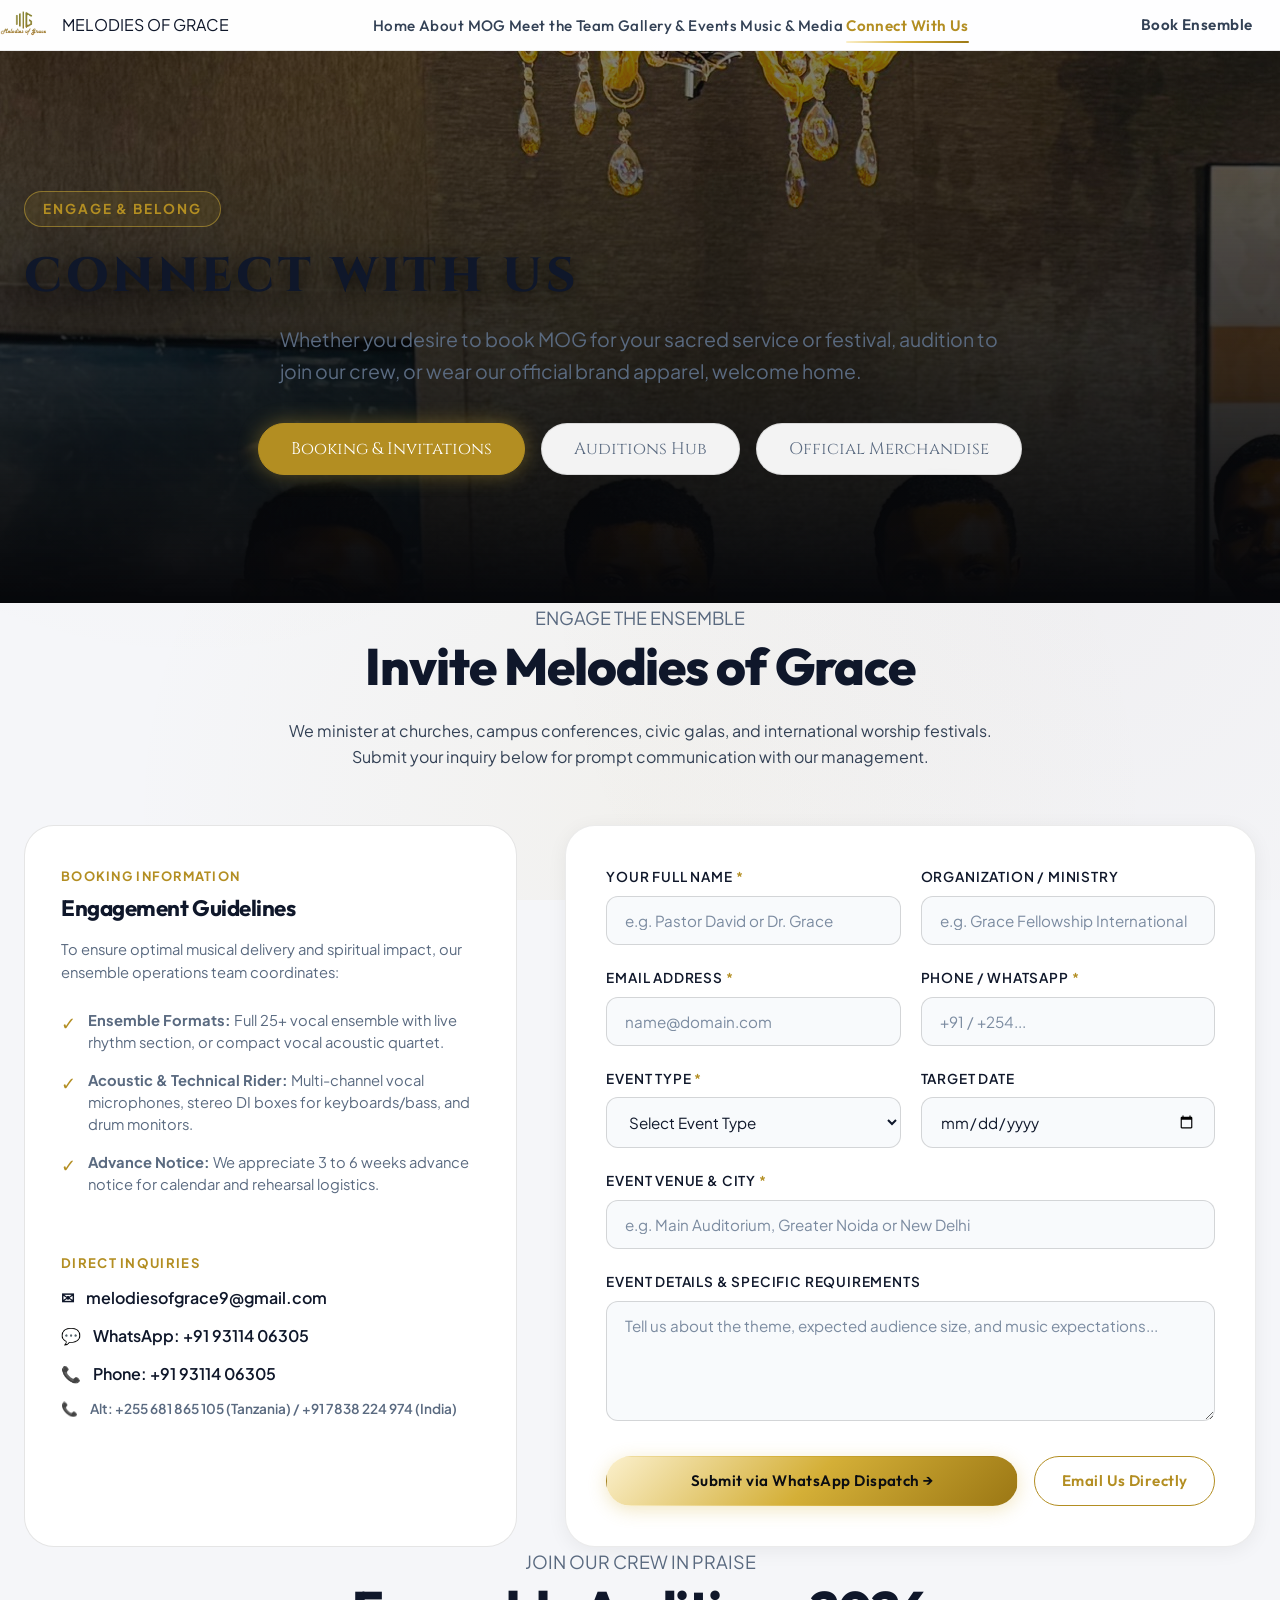
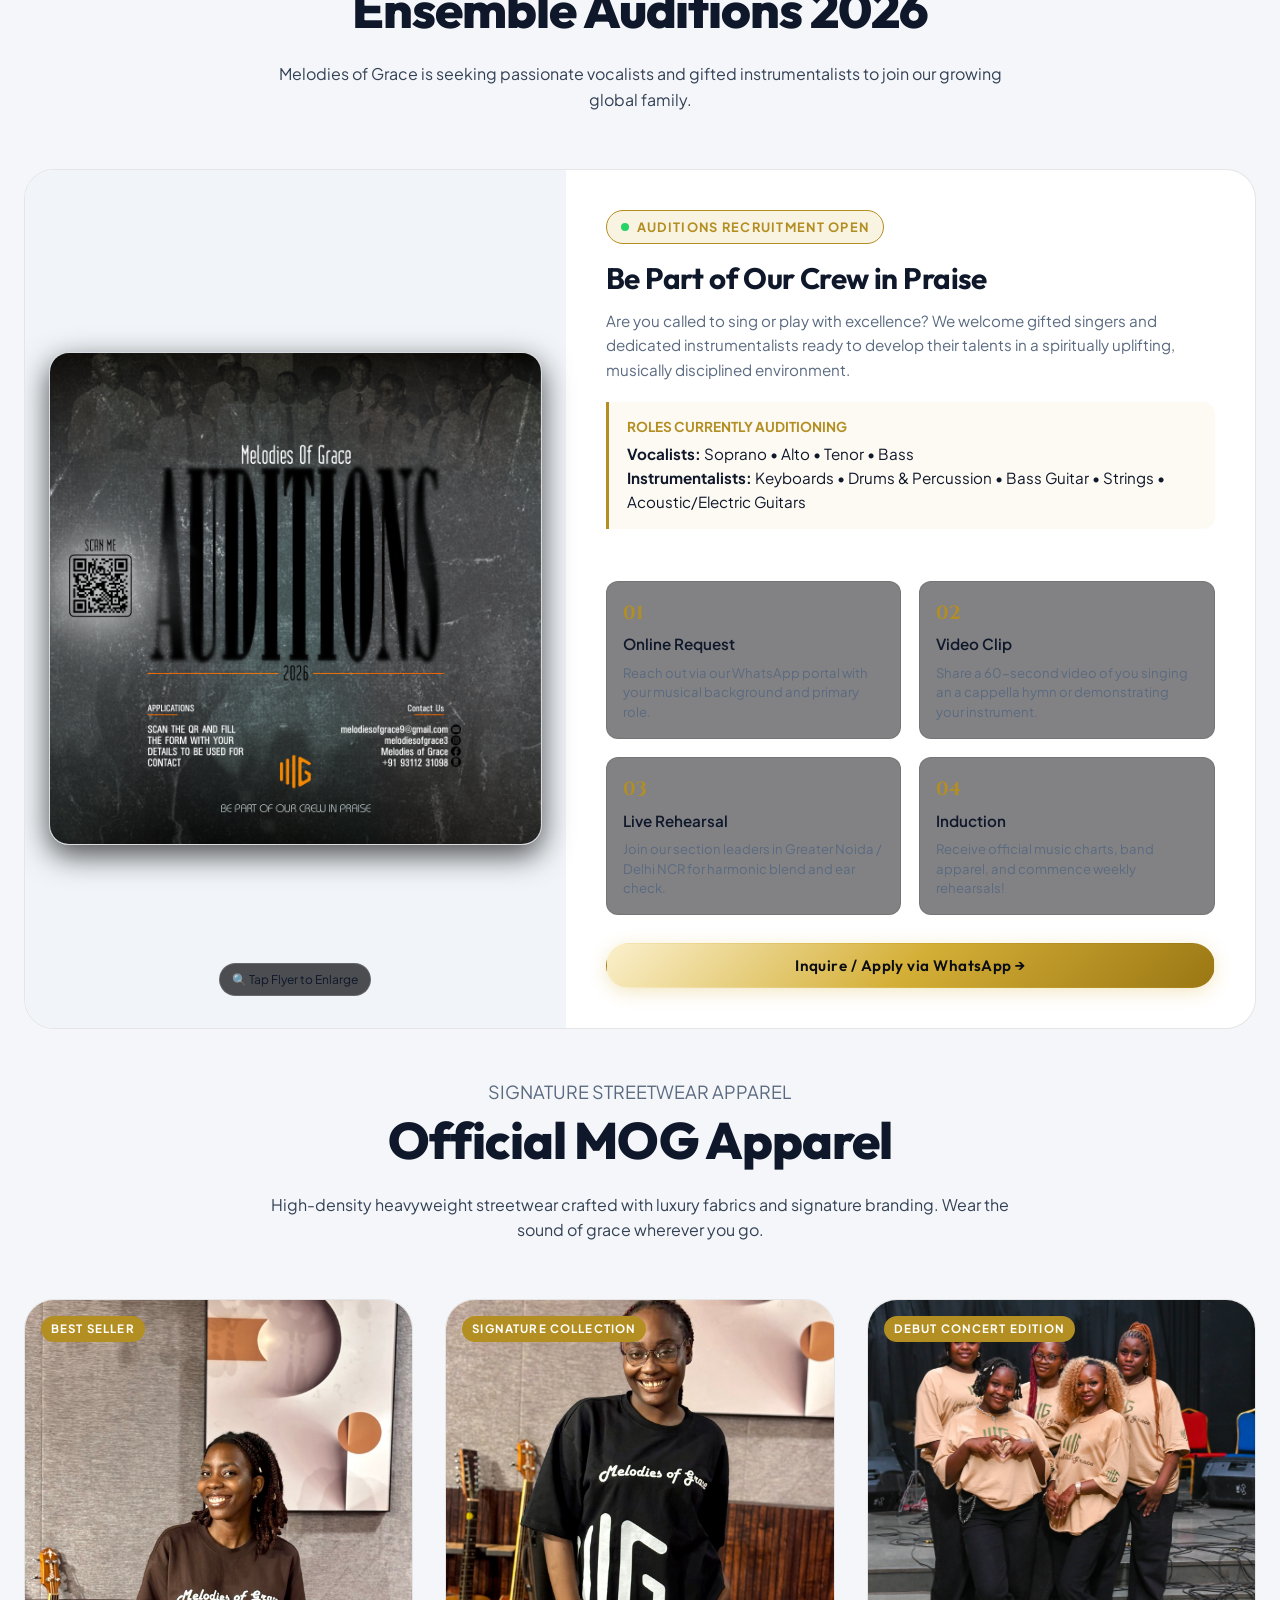
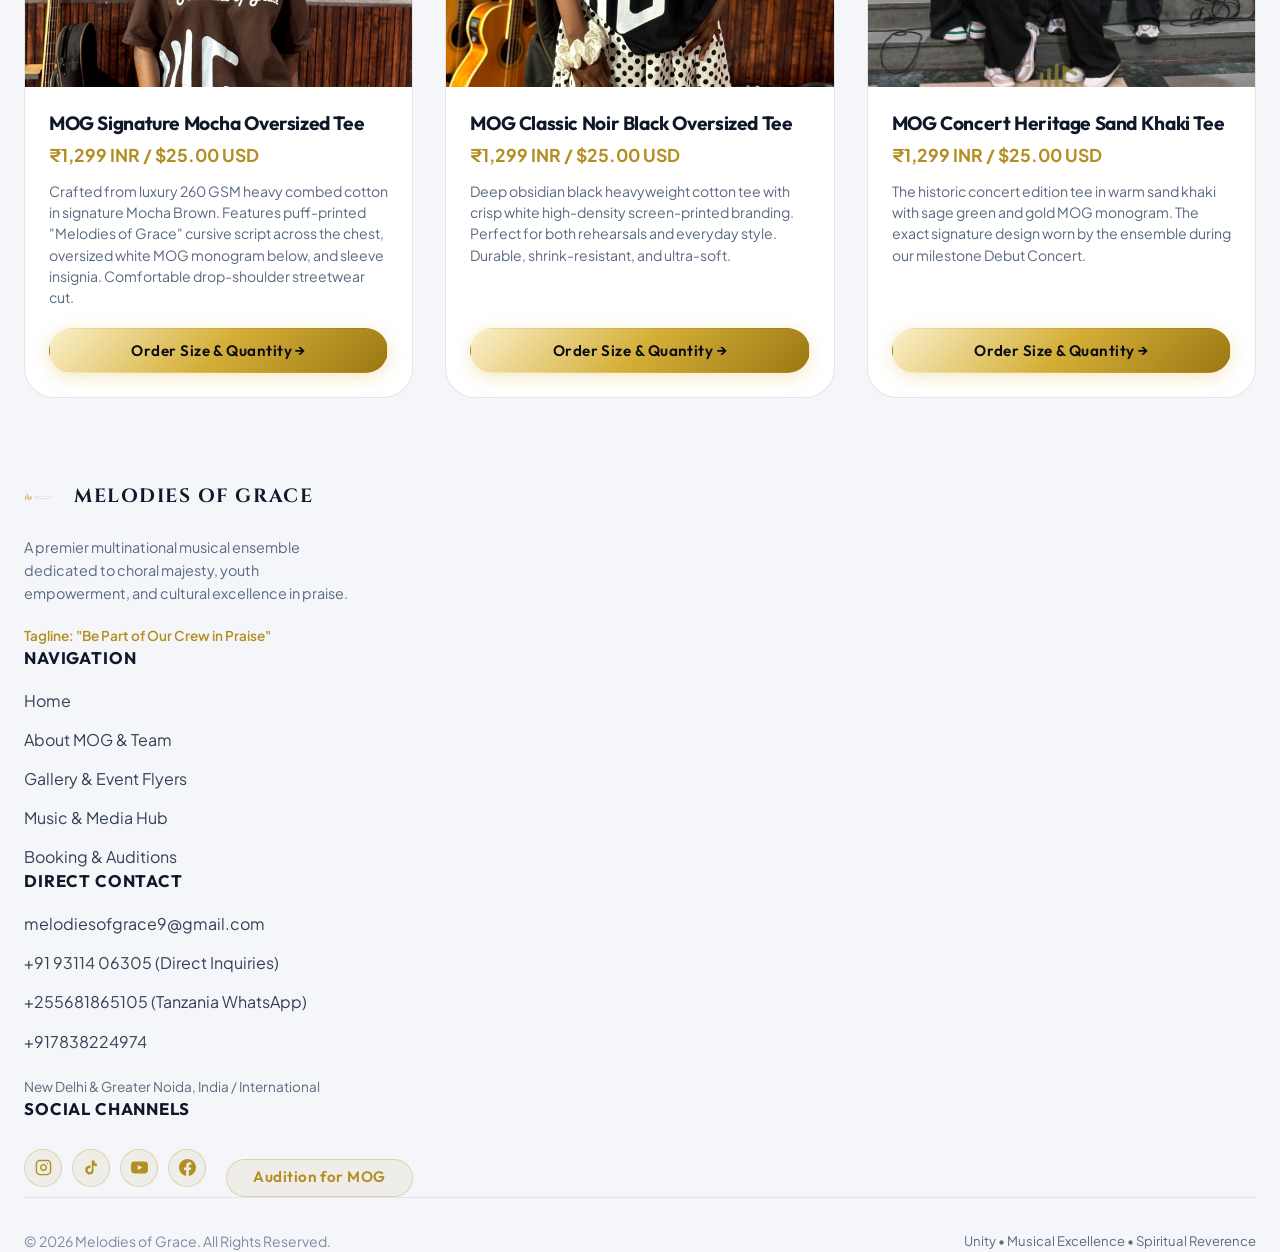
<file: connect.html>
<!DOCTYPE html>
<html lang="en">

<head>
  <meta charset="UTF-8">
  <meta name="viewport" content="width=device-width, initial-scale=1.0">
  <title>Connect With Us | Bookings, Auditions & Merch | Melodies of Grace</title>
  <meta name="description"
    content="Book Melodies of Grace for concerts and conferences, apply for upcoming auditions, or order official MOG streetwear merchandise.">
  <link rel="icon" type="image/png" href="assets/images/branding/favicon.png">
  <link rel="preconnect" href="https://fonts.googleapis.com">
  <link rel="preconnect" href="https://fonts.gstatic.com" crossorigin>
  <link
    href="https://fonts.googleapis.com/css2?family=Cinzel:wght@500;600;700;800;900&family=Plus+Jakarta+Sans:wght@300;400;500;600;700&family=Playfair+Display:ital,wght@0,600;1,400&display=swap"
    rel="stylesheet">

  <link rel="stylesheet" href="css/main.css">
  <link rel="stylesheet" href="css/components.css">
  <link rel="stylesheet" href="css/pages.css">
</head>

<body>

  <!-- Navigation Header -->
  <header class="mog-navbar">
    <div class="nav-container">
      <a href="index.html" class="brand-logo" aria-label="Melodies of Grace Home">
        <img src="assets/images/branding/logo.png" alt="Melodies of Grace Monogram" class="brand-symbol">
        <span class="brand-text">MELODIES OF GRACE</span>
      </a>

      <nav class="nav-links" aria-label="Main Navigation">
        <a href="index.html" class="nav-link">Home</a>
        <a href="about.html" class="nav-link">About MOG</a>
        <a href="team.html" class="nav-link">Meet the Team</a>
        <a href="gallery-events.html" class="nav-link">Gallery & Events</a>
        <a href="music-media.html" class="nav-link">Music & Media</a>
        <a href="connect.html" class="nav-link active">Connect With Us</a>
      </nav>

      <div class="nav-actions">
        <a href="#booking" class="btn btn-gold-sm nav-cta">Book Ensemble</a>
        <button class="mobile-toggle-btn" aria-label="Toggle navigation menu" aria-expanded="false">
          <span></span>
          <span></span>
          <span></span>
        </button>
      </div>
    </div>
  </header>

  <!-- Page Hero Banner -->
  <section class="page-hero"
    style="background-image: linear-gradient(to top, rgba(6,7,10,1) 0%, rgba(6,7,10,0.7) 60%, rgba(6,7,10,0.5) 100%), url('assets/images/gallery/10.jpg'); padding: 140px 0 80px;">
    <div class="container text-center">
      <span class="hero-badge reveal-on-scroll">ENGAGE & BELONG</span>
      <h1 class="hero-title reveal-on-scroll" style="font-size: 3rem; margin-bottom: 16px;">CONNECT WITH US</h1>
      <p class="hero-tagline reveal-on-scroll" style="max-width: 720px; margin: 0 auto;">
        Whether you desire to book MOG for your sacred service or festival, audition to join our crew, or wear our
        official brand apparel, welcome home.
      </p>

      <!-- Connect Page Navigation Tabs -->
      <div class="connect-tabs-nav reveal-on-scroll" style="margin-top: 36px;">
        <button class="connect-tab-btn active" data-tab="booking">Booking & Invitations</button>
        <button class="connect-tab-btn" data-tab="auditions">Auditions Hub</button>
        <button class="connect-tab-btn" data-tab="merch">Official Merchandise</button>
      </div>
    </div>
  </section>

  <!-- Content Container for the 3 Tabbed Views -->
  <div class="container" style="padding-bottom: 80px;">

    <!-- =======================================================================
         VIEW 1: BOOKINGS & INVITATIONS
         ======================================================================= -->
    <section id="booking" class="connect-section-view active">
      <div class="section-header reveal-on-scroll">
        <span class="section-subtitle">ENGAGE THE ENSEMBLE</span>
        <h2 class="section-title">Invite Melodies of Grace</h2>
        <p class="section-desc">
          We minister at churches, campus conferences, civic galas, and international worship festivals. Submit your
          inquiry below for prompt communication with our management.
        </p>
      </div>

      <div class="booking-split-container">
        <!-- Sidebar Criteria & Contacts -->
        <div class="booking-info-sidebar reveal-on-scroll">
          <span
            style="color: var(--color-gold); font-size: 0.8rem; font-weight: 700; text-transform: uppercase; letter-spacing: 0.1em;">
            Booking Information
          </span>
          <h3 style="color: var(--color-cream); font-size: 1.4rem; margin: 6px 0 16px;">
            Engagement Guidelines
          </h3>
          <p style="color: var(--color-text-muted); font-size: 0.92rem; line-height: 1.6;">
            To ensure optimal musical delivery and spiritual impact, our ensemble operations team coordinates:
          </p>

          <ul class="booking-criteria-list">
            <li class="booking-criteria-item">
              <span class="criteria-bullet">&#10003;</span>
              <span><strong>Ensemble Formats:</strong> Full 25+ vocal ensemble with live rhythm section, or compact
                vocal acoustic quartet.</span>
            </li>
            <li class="booking-criteria-item">
              <span class="criteria-bullet">&#10003;</span>
              <span><strong>Acoustic & Technical Rider:</strong> Multi-channel vocal microphones, stereo DI boxes for
                keyboards/bass, and drum monitors.</span>
            </li>
            <li class="booking-criteria-item">
              <span class="criteria-bullet">&#10003;</span>
              <span><strong>Advance Notice:</strong> We appreciate 3 to 6 weeks advance notice for calendar and
                rehearsal logistics.</span>
            </li>
          </ul>

          <div class="direct-contact-channel">
            <div
              style="font-size: 0.82rem; color: var(--color-gold); font-weight: 700; text-transform: uppercase; letter-spacing: 0.1em; margin-bottom: 12px;">
              Direct Inquiries
            </div>
            <a href="mailto:melodiesofgrace9@gmail.com">
              <span>&#9993;</span> melodiesofgrace9@gmail.com
            </a>
            <a href="https://wa.me/919311406305" target="_blank" rel="noopener">
              <span>&#128172;</span> WhatsApp: +91 93114 06305
            </a>
            <a href="tel:+919311406305">
              <span>&#128222;</span> Phone: +91 93114 06305
            </a>
            <a href="tel:+917838224974" style="color: var(--color-text-muted); font-size: 0.85rem;">
              <span>&#128222;</span> Alt: +255 681 865 105 (Tanzania) / +91 7838 224 974 (India)
            </a>
          </div>
        </div>

        <!-- Booking Form -->
        <div class="mog-form-card reveal-on-scroll">
          <form id="mog-booking-form">
            <div class="form-grid-2">
              <div class="form-group">
                <label class="form-label" for="booking-name">Your Full Name <span class="req">*</span></label>
                <input type="text" id="booking-name" class="form-input" placeholder="e.g. Pastor David or Dr. Grace"
                  required>
              </div>

              <div class="form-group">
                <label class="form-label" for="booking-org">Organization / Ministry</label>
                <input type="text" id="booking-org" class="form-input"
                  placeholder="e.g. Grace Fellowship International">
              </div>
            </div>

            <div class="form-grid-2">
              <div class="form-group">
                <label class="form-label" for="booking-email">Email Address <span class="req">*</span></label>
                <input type="email" id="booking-email" class="form-input" placeholder="name@domain.com" required>
              </div>

              <div class="form-group">
                <label class="form-label" for="booking-phone">Phone / WhatsApp <span class="req">*</span></label>
                <input type="tel" id="booking-phone" class="form-input" placeholder="+91 / +254..." required>
              </div>
            </div>

            <div class="form-grid-2">
              <div class="form-group">
                <label class="form-label" for="booking-event-type">Event Type <span class="req">*</span></label>
                <select id="booking-event-type" class="form-select" required>
                  <option value="">Select Event Type</option>
                  <option value="Church Worship Service">Church Worship Service</option>
                  <option value="Concert / Music Festival">Concert / Music Festival</option>
                  <option value="Campus / University Outreach">Campus / University Outreach</option>
                  <option value="Civic / Charity Gala">Civic / Charity Gala</option>
                  <option value="Studio / Album Feature">Studio / Album Feature</option>
                  <option value="Other Engagement">Other Engagement</option>
                </select>
              </div>

              <div class="form-group">
                <label class="form-label" for="booking-date">Target Date</label>
                <input type="date" id="booking-date" class="form-input">
              </div>
            </div>

            <div class="form-group">
              <label class="form-label" for="booking-location">Event Venue & City <span class="req">*</span></label>
              <input type="text" id="booking-location" class="form-input"
                placeholder="e.g. Main Auditorium, Greater Noida or New Delhi" required>
            </div>

            <div class="form-group">
              <label class="form-label" for="booking-details">Event Details & Specific Requirements</label>
              <textarea id="booking-details" class="form-textarea"
                placeholder="Tell us about the theme, expected audience size, and music expectations..."></textarea>
            </div>

            <div class="form-actions-row">
              <button type="submit" class="btn btn-gold" style="flex-grow: 1;">
                Submit via WhatsApp Dispatch &rarr;
              </button>
              <a href="mailto:melodiesofgrace9@gmail.com?subject=Booking%20Inquiry%20-%20Melodies%20of%20Grace"
                class="btn btn-outline" style="text-align: center;">
                Email Us Directly
              </a>
            </div>
          </form>
        </div>
      </div>
    </section>

    <!-- =======================================================================
         VIEW 2: AUDITIONS HUB (FEATURING AUTHENTIC FLYER)
         ======================================================================= -->
    <section id="auditions" class="connect-section-view">
      <div class="section-header reveal-on-scroll">
        <span class="section-subtitle">JOIN OUR CREW IN PRAISE</span>
        <h2 class="section-title">Ensemble Auditions 2026</h2>
        <p class="section-desc">
          Melodies of Grace is seeking passionate vocalists and gifted instrumentalists to join our growing global
          family.
        </p>
      </div>

      <!-- Auditions Showcase Card with Official Flyer -->
      <div class="auditions-hub-card reveal-on-scroll">
        <div class="auditions-flyer-column"
          onclick="openImageZoomModal('assets/images/flyers/audition_flyer.png', 'Melodies of Grace Official Audition Flyer', 'Be Part of Our Crew in Praise! Seeking vocalists & musicians.')">
          <img src="assets/images/flyers/audition_flyer.png" alt="Auditions Official Flyer" class="auditions-flyer-img">
          <span class="event-zoom-hint" style="position: absolute; bottom: 32px;">&#128269; Tap Flyer to Enlarge</span>
        </div>

        <div class="auditions-details-column">
          <div class="auditions-status-badge">
            <span
              style="display: inline-block; width: 8px; height: 8px; border-radius: 50%; background: #25D366;"></span>
            Auditions Recruitment Open
          </div>

          <h3 style="font-size: 1.85rem; color: var(--color-cream); margin-bottom: 12px;">
            Be Part of Our Crew in Praise
          </h3>

          <p style="color: var(--color-text-muted); font-size: 0.95rem; line-height: 1.6; margin-bottom: 20px;">
            Are you called to sing or play with excellence? We welcome gifted singers and dedicated instrumentalists
            ready to develop their talents in a spiritually uplifting, musically disciplined environment.
          </p>

          <div
            style="background: rgba(212,175,55,0.06); border-left: 3px solid var(--color-gold); padding: 14px 18px; margin-bottom: 24px; border-radius: 0 var(--radius-md) var(--radius-md) 0;">
            <div style="font-size: 0.85rem; color: var(--color-gold); font-weight: 700; text-transform: uppercase;">
              Roles Currently Auditioning</div>
            <div style="color: var(--color-cream); font-size: 0.95rem; margin-top: 4px;">
              <strong>Vocalists:</strong> Soprano &bull; Alto &bull; Tenor &bull; Bass<br>
              <strong>Instrumentalists:</strong> Keyboards &bull; Drums & Percussion &bull; Bass Guitar &bull; Strings
              &bull; Acoustic/Electric Guitars
            </div>
          </div>

          <div class="auditions-steps-grid">
            <div class="step-card">
              <div class="step-num">01</div>
              <div class="step-title">Online Request</div>
              <p class="step-desc">Reach out via our WhatsApp portal with your musical background and primary role.</p>
            </div>
            <div class="step-card">
              <div class="step-num">02</div>
              <div class="step-title">Video Clip</div>
              <p class="step-desc">Share a 60-second video of you singing an a cappella hymn or demonstrating your
                instrument.</p>
            </div>
            <div class="step-card">
              <div class="step-num">03</div>
              <div class="step-title">Live Rehearsal</div>
              <p class="step-desc">Join our section leaders in Greater Noida / Delhi NCR for harmonic blend and ear
                check.</p>
            </div>
            <div class="step-card">
              <div class="step-num">04</div>
              <div class="step-title">Induction</div>
              <p class="step-desc">Receive official music charts, band apparel, and commence weekly rehearsals!</p>
            </div>
          </div>

          <div>
            <button onclick="openAuditionWhatsApp()" class="btn btn-gold" style="width: 100%;">
              Inquire / Apply via WhatsApp &rarr;
            </button>
          </div>
        </div>
      </div>
    </section>

    <!-- =======================================================================
         VIEW 3: OFFICIAL MERCHANDISE
         ======================================================================= -->
    <section id="merch" class="connect-section-view">
      <div class="section-header reveal-on-scroll">
        <span class="section-subtitle">SIGNATURE STREETWEAR APPAREL</span>
        <h2 class="section-title">Official MOG Apparel</h2>
        <p class="section-desc">
          High-density heavyweight streetwear crafted with luxury fabrics and signature branding. Wear the sound of
          grace wherever you go.
        </p>
      </div>

      <div class="merch-grid">
        <!-- Item 1: Mocha Brown Tee -->
        <div class="merch-card reveal-on-scroll">
          <div class="merch-img-wrap"
            onclick="openImageZoomModal('assets/images/merch/IMG_4479.jpg', 'MOG Signature Mocha Oversized Tee', 'Luxury 260 GSM combed cotton with cursive puff print')">
            <img src="assets/images/merch/IMG_4479.jpg" alt="Mocha Brown Oversized Tee">
            <span class="merch-badge">Best Seller</span>
          </div>
          <div class="merch-info">
            <h3 class="merch-title">MOG Signature Mocha Oversized Tee</h3>
            <div class="merch-price">₹1,299 INR / $25.00 USD</div>
            <p class="merch-desc">
              Crafted from luxury 260 GSM heavy combed cotton in signature Mocha Brown. Features puff-printed "Melodies
              of Grace" cursive script across the chest, oversized white MOG monogram below, and sleeve insignia.
              Comfortable drop-shoulder streetwear cut.
            </p>
            <button onclick="openMerchOrderModal('merch-mocha-tee')" class="btn btn-gold merch-order-btn">
              Order Size & Quantity &rarr;
            </button>
          </div>
        </div>

        <!-- Item 2: Noir Black Tee -->
        <div class="merch-card reveal-on-scroll">
          <div class="merch-img-wrap"
            onclick="openImageZoomModal('assets/images/merch/IMG_4488.jpg', 'MOG Classic Noir Black Oversized Tee', 'Deep obsidian black heavyweight cotton with screen-printed branding')">
            <img src="assets/images/merch/IMG_4488.jpg" alt="Noir Black Oversized Tee">
            <span class="merch-badge">Signature Collection</span>
          </div>
          <div class="merch-info">
            <h3 class="merch-title">MOG Classic Noir Black Oversized Tee</h3>
            <div class="merch-price">₹1,299 INR / $25.00 USD</div>
            <p class="merch-desc">
              Deep obsidian black heavyweight cotton tee with crisp white high-density screen-printed branding. Perfect
              for both rehearsals and everyday style. Durable, shrink-resistant, and ultra-soft.
            </p>
            <button onclick="openMerchOrderModal('merch-black-tee')" class="btn btn-gold merch-order-btn">
              Order Size & Quantity &rarr;
            </button>
          </div>
        </div>

        <!-- Item 3: Concert Heritage Sand Khaki Tee -->
        <div class="merch-card reveal-on-scroll">
          <div class="merch-img-wrap"
            onclick="openImageZoomModal('assets/images/gallery/2.jpg', 'MOG Concert Heritage Sand Khaki Tee', 'The historic design worn by the ensemble on the Debut Concert main stage')">
            <img src="assets/images/gallery/2.jpg" alt="Concert Heritage Sand Khaki Tee">
            <span class="merch-badge">Debut Concert Edition</span>
          </div>
          <div class="merch-info">
            <h3 class="merch-title">MOG Concert Heritage Sand Khaki Tee</h3>
            <div class="merch-price">₹1,299 INR / $25.00 USD</div>
            <p class="merch-desc">
              The historic concert edition tee in warm sand khaki with sage green and gold MOG monogram. The exact
              signature design worn by the ensemble during our milestone Debut Concert.
            </p>
            <button onclick="openMerchOrderModal('merch-khaki-tee')" class="btn btn-gold merch-order-btn">
              Order Size & Quantity &rarr;
            </button>
          </div>
        </div>
      </div>
    </section>

  </div>

  <!-- Universal Footer -->
  <footer class="mog-footer">
    <div class="container">
      <div class="footer-grid">
        <div class="footer-brand">
          <div style="display: flex; align-items: center; gap: 12px; margin-bottom: 16px;">
            <img src="assets/images/branding/logo.svg" alt="MOG Crest" style="width: 38px; height: 38px;">
            <span
              style="font-family: var(--font-heading); font-weight: 700; font-size: 1.2rem; color: var(--color-cream); letter-spacing: 0.08em;">
              MELODIES OF GRACE
            </span>
          </div>
          <p style="color: var(--color-text-muted); font-size: 0.9rem; line-height: 1.6; margin-bottom: 20px;">
            A premier multinational musical ensemble dedicated to choral majesty, youth empowerment, and cultural
            excellence in praise.
          </p>
          <div style="color: var(--color-gold); font-size: 0.85rem; font-weight: 600;">
            Tagline: "Be Part of Our Crew in Praise"
          </div>
        </div>

        <div>
          <h4 class="footer-heading">Navigation</h4>
          <ul class="footer-links">
            <li><a href="index.html">Home</a></li>
            <li><a href="about.html">About MOG & Team</a></li>
            <li><a href="gallery-events.html">Gallery & Event Flyers</a></li>
            <li><a href="music-media.html">Music & Media Hub</a></li>
            <li><a href="connect.html">Booking & Auditions</a></li>
          </ul>
        </div>

        <div>
          <h4 class="footer-heading">Direct Contact</h4>
          <ul class="footer-links">
            <li><a href="mailto:melodiesofgrace9@gmail.com">melodiesofgrace9@gmail.com</a></li>
            <li><a href="tel:+919311406305">+91 93114 06305 (Direct Inquiries)</a></li>
            <li><a href="tel:+255681865105">+255681865105 (Tanzania WhatsApp)</a></li>
            <li><a href="tel:+917838224974">+917838224974 </a></li>
            <li style="color: var(--color-text-muted); font-size: 0.85rem; margin-top: 8px;">New Delhi & Greater Noida,
              India / International</li>
          </ul>
        </div>

        <div>
          <h4 class="footer-heading">Social Channels</h4>
          <div class="social-icons">
            <a href="https://www.instagram.com/melodiesofgrace3?stkn=NW5rcDM3Z2xoZHg5" target="_blank" rel="noopener"
              aria-label="Melodies of Grace on Instagram">
              <svg viewBox="0 0 24 24" fill="none" stroke="currentColor" stroke-width="2" stroke-linecap="round"
                stroke-linejoin="round">
                <rect x="2" y="2" width="20" height="20" rx="5" ry="5"></rect>
                <path d="M16 11.37A4 4 0 1 1 12.63 8 4 4 0 0 1 16 11.37z"></path>
                <line x1="17.5" y1="6.5" x2="17.51" y2="6.5"></line>
              </svg>
            </a>
            <a href="https://www.tiktok.com/@melodiesofgrace3?_t=ZS-8tFVZcW9mL4&_r=1" target="_blank" rel="noopener"
              aria-label="Melodies of Grace on TikTok">
              <svg viewBox="0 0 24 24" fill="currentColor">
                <path
                  d="M19.59 6.69a4.83 4.83 0 0 1-3.77-4.25V2h-3.45v13.67a2.89 2.89 0 0 1-5.2 1.74 2.89 2.89 0 0 1 2.31-4.64c.29 0 .58.04.85.12V9.32a6.34 6.34 0 0 0-.85-.06A6.33 6.33 0 0 0 3.15 15.6a6.34 6.34 0 0 0 9.77 5.34c.48-.34.9-.76 1.23-1.25.43-.63.67-1.39.67-2.18V8.76a8.27 8.27 0 0 0 4.77 1.49V6.79a4.8 4.8 0 0 1-3.77-.1z" />
              </svg>
            </a>
            <a href="https://www.youtube.com/@melodies_of_grace?si=TB2gU3RAY-7OCiRP" target="_blank" rel="noopener"
              aria-label="Melodies of Grace on YouTube">
              <svg viewBox="0 0 24 24" fill="currentColor">
                <path
                  d="M23.498 6.186a3.016 3.016 0 0 0-2.122-2.136C19.505 3.545 12 3.545 12 3.545s-7.505 0-9.377.505A3.017 3.017 0 0 0 .502 6.186C0 8.07 0 12 0 12s0 3.93.502 5.814a3.016 3.016 0 0 0 2.122 2.136c1.871.505 9.376.505 9.376.505s7.505 0 9.377-.505a3.015 3.015 0 0 0 2.122-2.136C24 15.93 24 12 24 12s0-3.93-.502-5.814zM9.545 15.568V8.432L15.818 12l-6.273 3.568z" />
              </svg>
            </a>
            <a href="https://www.facebook.com/share/1BRxwUJJGP" target="_blank" rel="noopener"
              aria-label="Melodies of Grace on Facebook">
              <svg viewBox="0 0 24 24" fill="currentColor">
                <path
                  d="M24 12.073c0-6.627-5.373-12-12-12s-12 5.373-12 12c0 5.99 4.388 10.954 10.125 11.854v-8.385H7.078v-3.47h3.047V9.43c0-3.007 1.792-4.669 4.533-4.669 1.312 0 2.686.235 2.686.235v2.953H15.83c-1.491 0-1.956.925-1.956 1.874v2.25h3.328l-.532 3.47h-2.796v8.385C19.612 23.027 24 18.062 24 12.073z" />
              </svg>
            </a>
            <br><br>
            <div style="margin-top: 20px;">
              <a href="#auditions" class="btn btn-gold-sm" style="width: 100%; text-align: center;">Audition for MOG</a>
            </div>
          </div>
        </div>

        <div class="footer-bottom">
          <div>&copy; <span id="current-year"></span> Melodies of Grace. All Rights Reserved.</div>
          <div style="color: var(--color-text-muted); font-size: 0.82rem;">Unity • Musical Excellence • Spiritual
            Reverence</div>
        </div>
      </div>
  </footer>

  <!-- Scripts -->
  <script src="js/mog-data.js"></script>
  <script src="js/main.js"></script>
  <script src="js/connect.js"></script>
</body>

</html>
</file>
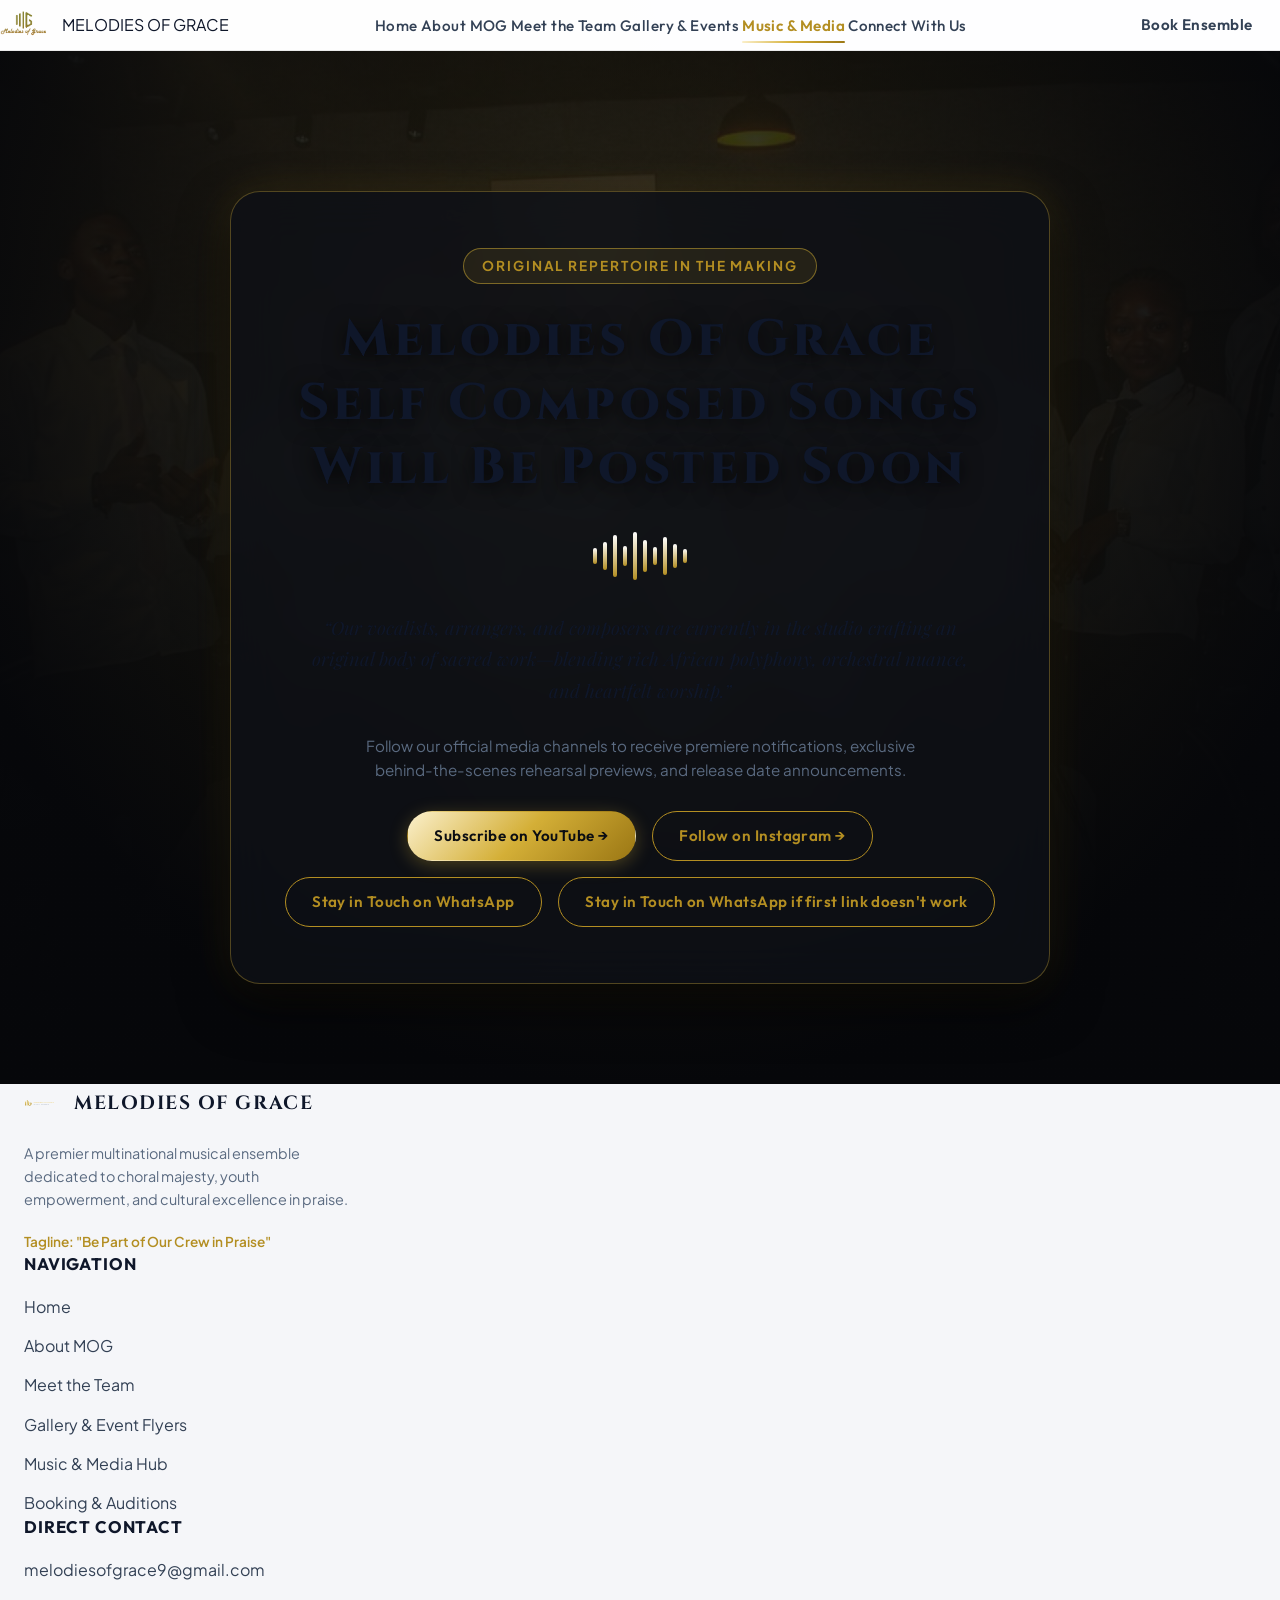
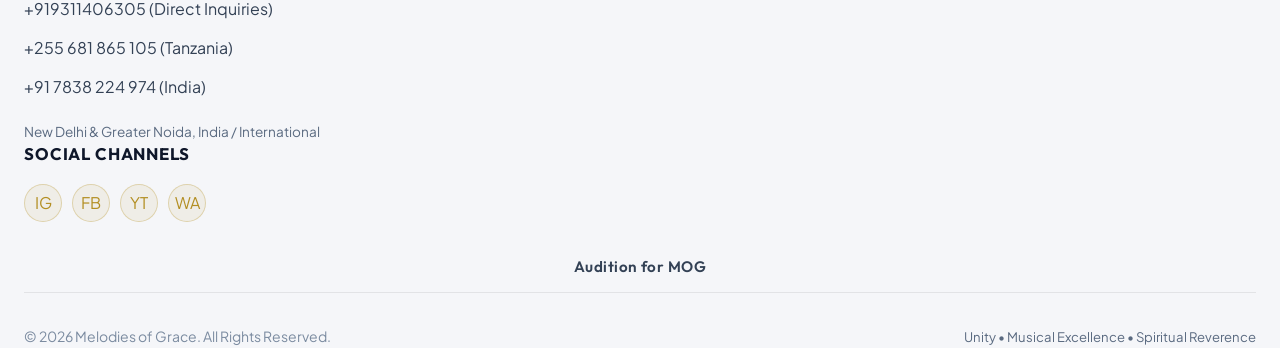
<file: music-media.html>
<!DOCTYPE html>
<html lang="en">

<head>
  <meta charset="UTF-8">
  <meta name="viewport" content="width=device-width, initial-scale=1.0">
  <title>Music & Media | Melodies of Grace (MOG)</title>
  <meta name="description"
    content="Melodies Of Grace Self Composed Songs will be posted soon. Stay tuned for our original sacred choral anthems, live album recordings, and contemporary worship releases.">
  <link rel="icon" type="image/png" href="assets/images/branding/favicon.png">
  <link rel="preconnect" href="https://fonts.googleapis.com">
  <link rel="preconnect" href="https://fonts.gstatic.com" crossorigin>
  <link
    href="https://fonts.googleapis.com/css2?family=Cinzel:wght@500;600;700;800;900&family=Plus+Jakarta+Sans:wght@300;400;500;600;700&family=Playfair+Display:ital,wght@0,600;1,400&display=swap"
    rel="stylesheet">

  <link rel="stylesheet" href="css/main.css">
  <link rel="stylesheet" href="css/components.css">
  <link rel="stylesheet" href="css/pages.css">

  <style>
    /* Artistic Coming Soon Showcase Styles */
    .artistic-music-canvas {
      position: relative;
      min-height: 75vh;
      display: flex;
      align-items: center;
      justify-content: center;
      text-align: center;
      padding: 140px 24px 100px;
      background: radial-gradient(circle at 50% 30%, rgba(212, 175, 55, 0.12) 0%, rgba(6, 7, 10, 0.95) 75%),
        linear-gradient(to bottom, rgba(6, 7, 10, 0.7), rgba(6, 7, 10, 1)),
        url('assets/images/gallery/7.jpg') center/cover no-repeat;
      overflow: hidden;
    }

    .artistic-music-card {
      position: relative;
      z-index: 2;
      max-width: 820px;
      margin: 0 auto;
      padding: 56px 40px;
      background: rgba(14, 16, 22, 0.82);
      backdrop-filter: blur(24px);
      -webkit-backdrop-filter: blur(24px);
      border: 1px solid rgba(212, 175, 55, 0.35);
      border-radius: var(--radius-xl);
      box-shadow: 0 20px 50px rgba(0, 0, 0, 0.7), 0 0 40px rgba(212, 175, 55, 0.15);
    }

    .soundwave-visual {
      display: flex;
      justify-content: center;
      align-items: center;
      gap: 6px;
      height: 48px;
      margin: 32px 0;
    }

    .soundwave-bar {
      width: 4px;
      background: linear-gradient(to top, var(--color-gold), #FFF);
      border-radius: 4px;
      animation: soundwavePulse 1.4s ease-in-out infinite alternate;
    }

    .soundwave-bar:nth-child(1) {
      height: 16px;
      animation-delay: 0.1s;
    }

    .soundwave-bar:nth-child(2) {
      height: 28px;
      animation-delay: 0.3s;
    }

    .soundwave-bar:nth-child(3) {
      height: 42px;
      animation-delay: 0.2s;
    }

    .soundwave-bar:nth-child(4) {
      height: 20px;
      animation-delay: 0.4s;
    }

    .soundwave-bar:nth-child(5) {
      height: 48px;
      animation-delay: 0.15s;
    }

    .soundwave-bar:nth-child(6) {
      height: 32px;
      animation-delay: 0.35s;
    }

    .soundwave-bar:nth-child(7) {
      height: 18px;
      animation-delay: 0.25s;
    }

    .soundwave-bar:nth-child(8) {
      height: 38px;
      animation-delay: 0.05s;
    }

    .soundwave-bar:nth-child(9) {
      height: 24px;
      animation-delay: 0.45s;
    }

    .soundwave-bar:nth-child(10) {
      height: 14px;
      animation-delay: 0.2s;
    }

    @keyframes soundwavePulse {
      0% {
        transform: scaleY(0.3);
        opacity: 0.5;
      }

      100% {
        transform: scaleY(1);
        opacity: 1;
        filter: drop-shadow(0 0 6px rgba(212, 175, 55, 0.8));
      }
    }

    .quote-block {
      font-family: 'Playfair Display', serif;
      font-style: italic;
      color: var(--color-cream);
      font-size: 1.15rem;
      line-height: 1.7;
      margin: 0 auto 28px;
      max-width: 660px;
    }

    .artistic-actions {
      display: flex;
      justify-content: center;
      gap: 16px;
      flex-wrap: wrap;
      margin-top: 24px;
    }
  </style>
</head>

<body>

  <!-- Navigation Header -->
  <header class="mog-navbar">
    <div class="nav-container">
      <a href="index.html" class="brand-logo" aria-label="Melodies of Grace Home">
        <img src="assets/images/branding/logo.png" alt="Melodies of Grace Monogram" class="brand-symbol">
        <span class="brand-text">MELODIES OF GRACE</span>
      </a>

      <nav class="nav-links" aria-label="Main Navigation">
        <a href="index.html" class="nav-link">Home</a>
        <a href="about.html" class="nav-link">About MOG</a>
        <a href="team.html" class="nav-link">Meet the Team</a>
        <a href="gallery-events.html" class="nav-link">Gallery & Events</a>
        <a href="music-media.html" class="nav-link active">Music & Media</a>
        <a href="connect.html" class="nav-link">Connect With Us</a>
      </nav>

      <div class="nav-actions">
        <a href="connect.html#booking" class="btn btn-gold-sm nav-cta">Book Ensemble</a>
        <button class="mobile-toggle-btn" aria-label="Toggle navigation menu" aria-expanded="false">
          <span></span>
          <span></span>
          <span></span>
        </button>
      </div>
    </div>
  </header>

  <!-- Artistic Showcase Section -->
  <main class="artistic-music-canvas">
    <div class="container">
      <div class="artistic-music-card reveal-on-scroll">
        <span class="hero-badge" style="margin-bottom: 24px;">ORIGINAL REPERTOIRE IN THE MAKING</span>

        <h1 class="hero-title" style="font-size: clamp(2rem, 4.5vw, 3.2rem); margin-bottom: 20px; line-height: 1.25;">
          Melodies Of Grace Self Composed Songs Will Be Posted Soon
        </h1>

        <!-- Subtle Harmonic Soundwave Graphic -->
        <div class="soundwave-visual" aria-hidden="true">
          <span class="soundwave-bar"></span>
          <span class="soundwave-bar"></span>
          <span class="soundwave-bar"></span>
          <span class="soundwave-bar"></span>
          <span class="soundwave-bar"></span>
          <span class="soundwave-bar"></span>
          <span class="soundwave-bar"></span>
          <span class="soundwave-bar"></span>
          <span class="soundwave-bar"></span>
          <span class="soundwave-bar"></span>
        </div>

        <p class="quote-block">
          &ldquo;Our vocalists, arrangers, and composers are currently in the studio crafting an original body of sacred
          work—blending rich African polyphony, orchestral nuance, and heartfelt worship.&rdquo;
        </p>

        <p
          style="color: var(--color-text-muted); font-size: 0.95rem; max-width: 600px; margin: 0 auto 28px; line-height: 1.6;">
          Follow our official media channels to receive premiere notifications, exclusive behind-the-scenes rehearsal
          previews, and release date announcements.
        </p>

        <div class="artistic-actions">
          <a href="https://youtube.com/@MelodiesOfGrace" target="_blank" rel="noopener" class="btn btn-gold">
            Subscribe on YouTube &rarr;
          </a>
          <a href="https://www.instagram.com/melodiesofgrace3" target="_blank" rel="noopener" class="btn btn-outline"
            style="border-color: var(--color-gold); color: var(--color-gold);">
            Follow on Instagram &rarr;
          </a>
          <a href="https://wa.me/919311406305?text=Hello%20Melodies%20of%20Grace,%20I%20would%20like%20to%20be%20notified%20when%20original%20songs%20are%20released!"
            target="_blank" rel="noopener" class="btn btn-outline">
            Stay in Touch on WhatsApp
          </a>
          <a href="https://wa.me/255681865105?text=Hello%20Melodies%20of%20Grace,%20I%20would%20like%20to%20be%20notified%20when%20original%20songs%20are%20released!"
            target="_blank" rel="noopener" class="btn btn-outline">
            Stay in Touch on WhatsApp if first link doesn't work
          </a>
        </div>
      </div>
    </div>
  </main>

  <!-- Universal Footer -->
  <footer class="mog-footer">
    <div class="container">
      <div class="footer-grid">
        <div class="footer-brand">
          <div style="display: flex; align-items: center; gap: 12px; margin-bottom: 16px;">
            <img src="assets/images/branding/logo.svg" alt="MOG Crest" style="width: 38px; height: 38px;">
            <span
              style="font-family: var(--font-heading); font-weight: 700; font-size: 1.2rem; color: var(--color-cream); letter-spacing: 0.08em;">
              MELODIES OF GRACE
            </span>
          </div>
          <p style="color: var(--color-text-muted); font-size: 0.9rem; line-height: 1.6; margin-bottom: 20px;">
            A premier multinational musical ensemble dedicated to choral majesty, youth empowerment, and cultural
            excellence in praise.
          </p>
          <div style="color: var(--color-gold); font-size: 0.85rem; font-weight: 600;">
            Tagline: "Be Part of Our Crew in Praise"
          </div>
        </div>

        <div>
          <h4 class="footer-heading">Navigation</h4>
          <ul class="footer-links">
            <li><a href="index.html">Home</a></li>
            <li><a href="about.html">About MOG</a></li>
            <li><a href="team.html">Meet the Team</a></li>
            <li><a href="gallery-events.html">Gallery & Event Flyers</a></li>
            <li><a href="music-media.html">Music & Media Hub</a></li>
            <li><a href="connect.html">Booking & Auditions</a></li>
          </ul>
        </div>

        <div>
          <h4 class="footer-heading">Direct Contact</h4>
          <ul class="footer-links">
            <li><a href="mailto:melodiesofgrace9@gmail.com">melodiesofgrace9@gmail.com</a></li>
            <li><a href="tel:+919311406305">+919311406305 (Direct Inquiries)</a></li>
            <li><a href="tel:+255681865105">+255 681 865 105 (Tanzania)</a></li>
            <li><a href="tel:+917838224974">+91 7838 224 974 (India)</a></li>
            <li style="color: var(--color-text-muted); font-size: 0.85rem; margin-top: 8px;">New Delhi & Greater Noida,
              India / International</li>
          </ul>
        </div>

        <div>
          <h4 class="footer-heading">Social Channels</h4>
          <div class="social-icons">
            <a href="https://www.instagram.com/melodiesofgrace3" target="_blank" rel="noopener"
              aria-label="Instagram">IG</a>
            <a href="https://www.facebook.com/melodiesofgrace" target="_blank" rel="noopener"
              aria-label="Facebook">FB</a>
            <a href="https://youtube.com/@MelodiesOfGrace" target="_blank" rel="noopener" aria-label="YouTube">YT</a>
            <a href="https://wa.me/919311406305" target="_blank" rel="noopener" aria-label="WhatsApp">WA</a>
          </div>
          <div style="margin-top: 20px;">
            <a href="connect.html#auditions" class="btn btn-gold-sm" style="width: 100%; text-align: center;">Audition
              for MOG</a>
          </div>
        </div>
      </div>

      <div class="footer-bottom">
        <div>&copy; <span id="current-year"></span> Melodies of Grace. All Rights Reserved.</div>
        <div style="color: var(--color-text-muted); font-size: 0.82rem;">Unity • Musical Excellence • Spiritual
          Reverence</div>
      </div>
    </div>
  </footer>

  <!-- Scripts -->
  <script src="js/mog-data.js"></script>
  <script src="js/main.js"></script>
</body>

</html>
</file>
<file: css/main.css>
/* ==========================================================================
   Melodies of Grace (MOG) - Main Design System & Base CSS
   ========================================================================== */

@import url('https://fonts.googleapis.com/css2?family=Cinzel:wght@500;600;700;800;900&family=Outfit:wght@300;400;500;600;700;800&family=Playfair+Display:ital,wght@0,500;0,600;0,700;1,400;1,600;1,700&family=Plus+Jakarta+Sans:wght@300;400;500;600;700&display=swap');

:root {
  /* Color Palette - Obsidian & Gold Luxury Theme */
  --bg-darkest: #06070A;
  --bg-main: #0A0D14;
  --bg-surface: #10141E;
  --bg-card: #151A27;
  --bg-card-hover: #1C2333;
  --bg-glass: rgba(14, 18, 28, 0.72);
  --bg-glass-heavy: rgba(10, 13, 20, 0.88);

  /* Gold & Warm Accents */
  --gold-50: #FFF9E6;
  --gold-100: #FBF0CC;
  --gold-200: #F6E299;
  --gold-300: #EECD66;
  --gold-400: #E6B833;
  --gold-500: #D4AF37; /* Primary Brand Gold */
  --gold-600: #B38E22;
  --gold-700: #8C6C14;
  --gold-gradient: linear-gradient(135deg, #FBF0CC 0%, #D4AF37 50%, #9B7714 100%);
  --gold-gradient-soft: linear-gradient(135deg, rgba(212, 175, 55, 0.25) 0%, rgba(179, 142, 34, 0.08) 100%);

  /* Mocha Brand Apparel Accents */
  --mocha-dark: #2B1D16;
  --mocha-base: #4D3325;
  --mocha-light: #73513F;

  /* Neutral Slate Text */
  --text-primary: #FFFFFF;
  --text-secondary: #E2E8F0;
  --text-muted: #94A3B8;
  --text-dim: #64748B;

  /* Borders & Highlights */
  --border-subtle: rgba(255, 255, 255, 0.08);
  --border-gold: rgba(212, 175, 55, 0.28);
  --border-gold-strong: rgba(212, 175, 55, 0.65);

  /* Shadows & Glows */
  --shadow-sm: 0 4px 12px rgba(0, 0, 0, 0.35);
  --shadow-md: 0 12px 30px rgba(0, 0, 0, 0.5);
  --shadow-lg: 0 20px 48px rgba(0, 0, 0, 0.7);
  --glow-gold-sm: 0 0 15px rgba(212, 175, 55, 0.25);
  --glow-gold-lg: 0 0 35px rgba(212, 175, 55, 0.38);

  /* Typography */
  --font-serif: 'Playfair Display', Georgia, serif;
  --font-heading: 'Cinzel', 'Playfair Display', serif;
  --font-display: 'Outfit', -apple-system, BlinkMacSystemFont, sans-serif;
  --font-body: 'Plus Jakarta Sans', -apple-system, BlinkMacSystemFont, sans-serif;

  /* Transitions & Radii */
  --radius-sm: 6px;
  --radius-md: 12px;
  --radius-lg: 20px;
  --radius-xl: 30px;
  --radius-full: 9999px;
  --radius-pill: 9999px;

  /* Aliases for Global Semantic Colors */
  --color-cream: #FFFBF0;
  --color-gold: #D4AF37;
  --color-gold-muted: rgba(212, 175, 55, 0.4);
  --color-noir: #06070A;
  --color-charcoal: #151A27;
  --color-border: rgba(255, 255, 255, 0.08);
  --color-text-muted: #94A3B8;
  --color-text-dim: #64748B;
  --font-accent: 'Playfair Display', Georgia, serif;
  --glass-card-bg: rgba(16, 20, 30, 0.75);
  --shadow-gold-hover: 0 10px 30px rgba(212, 175, 55, 0.35);

  --navbar-bg: rgba(8, 10, 14, 0.88);
  --navbar-border: rgba(255, 255, 255, 0.08);

  --transition-fast: 0.2s cubic-bezier(0.16, 1, 0.3, 1);
  --transition-normal: 0.35s cubic-bezier(0.16, 1, 0.3, 1);
  --transition-slow: 0.6s cubic-bezier(0.16, 1, 0.3, 1);
}

/* ==========================================================================
   Light Theme Override Variables & Aesthetic System
   ========================================================================== */
[data-theme="light"] {
  --bg-darkest: #F5F6F9;
  --bg-main: #FFFFFF;
  --bg-surface: #EEF2F6;
  --bg-card: #FFFFFF;
  --bg-card-hover: #F8FAFC;
  --bg-glass: rgba(255, 255, 255, 0.9);
  --bg-glass-heavy: rgba(255, 255, 255, 0.98);
  --glass-card-bg: rgba(255, 255, 255, 0.95);

  --text-primary: #0F172A;
  --text-secondary: #334155;
  --text-muted: #5A6A80;
  --text-dim: #7B8BA0;

  --color-cream: #0F172A;
  --color-gold: #B38E22;
  --color-gold-muted: rgba(179, 142, 34, 0.35);
  --color-noir: #FFFFFF;
  --color-charcoal: #F1F5F9;
  --color-border: rgba(0, 0, 0, 0.1);
  --color-text-muted: #5A6A80;
  --color-text-dim: #7B8BA0;

  --border-subtle: rgba(0, 0, 0, 0.08);
  --border-gold: rgba(179, 142, 34, 0.38);
  --border-gold-strong: rgba(179, 142, 34, 0.8);

  --shadow-sm: 0 2px 8px rgba(0, 0, 0, 0.06);
  --shadow-md: 0 8px 24px rgba(0, 0, 0, 0.08);
  --shadow-lg: 0 16px 36px rgba(0, 0, 0, 0.12);
  --shadow-gold-hover: 0 12px 28px rgba(179, 142, 34, 0.22);
  --glow-gold-sm: 0 0 12px rgba(179, 142, 34, 0.2);
  --glow-gold-lg: 0 0 25px rgba(179, 142, 34, 0.25);

  --navbar-bg: rgba(255, 255, 255, 0.94);
  --navbar-border: rgba(0, 0, 0, 0.08);
}

/* Base Reset & Smooth Scrolling */
*, *::before, *::after {
  box-sizing: border-box;
  margin: 0;
  padding: 0;
}

html {
  font-size: 16px;
  scroll-behavior: smooth;
  scroll-padding-top: 90px;
  background-color: var(--bg-darkest);
  color: var(--text-secondary);
  font-family: var(--font-body);
  line-height: 1.6;
  -webkit-font-smoothing: antialiased;
  -moz-osx-font-smoothing: grayscale;
}

body {
  min-height: 100vh;
  display: flex;
  flex-direction: column;
  overflow-x: hidden;
  position: relative;
  background-image: 
    radial-gradient(circle at 15% 15%, rgba(212, 175, 55, 0.05) 0%, transparent 40%),
    radial-gradient(circle at 85% 65%, rgba(115, 81, 63, 0.06) 0%, transparent 45%),
    radial-gradient(circle at 50% 90%, rgba(212, 175, 55, 0.04) 0%, transparent 50%);
  background-attachment: fixed;
}

/* Custom Scrollbar */
::-webkit-scrollbar {
  width: 8px;
}
::-webkit-scrollbar-track {
  background: var(--bg-darkest);
}
::-webkit-scrollbar-thumb {
  background: rgba(212, 175, 55, 0.3);
  border-radius: 4px;
}
::-webkit-scrollbar-thumb:hover {
  background: var(--gold-500);
}

/* Selection Color */
::selection {
  background: var(--gold-500);
  color: #000;
}

/* Typography Helpers */
h1, h2, h3, h4, h5, h6 {
  color: var(--text-primary);
  font-family: var(--font-display);
  font-weight: 700;
  line-height: 1.25;
  letter-spacing: -0.02em;
}

h1.cinzel, h2.cinzel, h3.cinzel {
  font-family: var(--font-heading);
  letter-spacing: 0.05em;
  text-transform: uppercase;
}

p {
  color: var(--text-secondary);
  font-weight: 400;
}

a {
  color: inherit;
  text-decoration: none;
  transition: color var(--transition-fast);
}

img {
  max-width: 100%;
  height: auto;
  display: block;
}

/* Layout Utilities */
.container {
  width: 100%;
  max-width: 1280px;
  margin: 0 auto;
  padding: 0 1.5rem;
}

.container-narrow {
  width: 100%;
  max-width: 960px;
  margin: 0 auto;
  padding: 0 1.5rem;
}

.section {
  padding: 6.5rem 0;
  position: relative;
}

@media (max-width: 768px) {
  .section {
    padding: 4rem 0;
  }
}

/* Section Headers */
.section-header {
  text-align: center;
  max-width: 760px;
  margin: 0 auto 3.5rem;
}

.section-header.text-left {
  text-align: left;
  margin-left: 0;
}

.section-badge {
  display: inline-flex;
  align-items: center;
  gap: 0.5rem;
  padding: 0.35rem 1rem;
  border-radius: var(--radius-full);
  background: rgba(212, 175, 55, 0.1);
  border: 1px solid var(--border-gold);
  color: var(--gold-300);
  font-family: var(--font-display);
  font-size: 0.8rem;
  font-weight: 600;
  letter-spacing: 0.12em;
  text-transform: uppercase;
  margin-bottom: 1.25rem;
}

.section-title {
  font-size: clamp(2.2rem, 4vw, 3.2rem);
  font-weight: 800;
  margin-bottom: 1.25rem;
}

.section-subtitle {
  font-size: 1.125rem;
  color: var(--text-muted);
  line-height: 1.7;
}

/* Decorative Gold Accents */
.text-gold {
  background: var(--gold-gradient);
  -webkit-background-clip: text;
  -webkit-text-fill-color: transparent;
  display: inline-block;
}

.text-gold-solid {
  color: var(--gold-400);
}

.gold-divider {
  width: 60px;
  height: 3px;
  background: var(--gold-gradient);
  border-radius: var(--radius-full);
  margin: 1.25rem auto;
}

.gold-divider.left {
  margin-left: 0;
}

/* Glassmorphism Card Utility */
.glass-panel {
  background: var(--bg-glass);
  backdrop-filter: blur(16px);
  -webkit-backdrop-filter: blur(16px);
  border: 1px solid var(--border-subtle);
  border-radius: var(--radius-lg);
  box-shadow: var(--shadow-md);
  transition: transform var(--transition-normal), border-color var(--transition-normal), box-shadow var(--transition-normal);
}

.glass-panel:hover {
  border-color: var(--border-gold);
  box-shadow: var(--shadow-lg), var(--glow-gold-sm);
}

/* Reveal on Scroll Animations */
.reveal {
  opacity: 0;
  transform: translateY(30px);
  transition: opacity 0.8s cubic-bezier(0.16, 1, 0.3, 1), transform 0.8s cubic-bezier(0.16, 1, 0.3, 1);
  will-change: opacity, transform;
}

.reveal.active {
  opacity: 1;
  transform: translateY(0);
}

.delay-1 { transition-delay: 0.1s; }
.delay-2 { transition-delay: 0.2s; }
.delay-3 { transition-delay: 0.3s; }
.delay-4 { transition-delay: 0.4s; }

.sr-only {
  position: absolute;
  width: 1px;
  height: 1px;
  padding: 0;
  margin: -1px;
  overflow: hidden;
  clip: rect(0, 0, 0, 0);
  white-space: nowrap;
  border-width: 0;
}

/* ==========================================================================
   Theme Switcher Control Component
   ========================================================================== */
.theme-switcher-wrapper {
  display: inline-flex;
  align-items: center;
  background: rgba(255, 255, 255, 0.06);
  border: 1px solid var(--border-gold);
  border-radius: var(--radius-full);
  padding: 3px;
  gap: 2px;
  backdrop-filter: blur(8px);
  -webkit-backdrop-filter: blur(8px);
  transition: all var(--transition-fast);
}

[data-theme="light"] .theme-switcher-wrapper {
  background: rgba(0, 0, 0, 0.05);
  border-color: rgba(179, 142, 34, 0.35);
}

.theme-pill-btn {
  display: inline-flex;
  align-items: center;
  justify-content: center;
  width: 28px;
  height: 28px;
  border-radius: var(--radius-full);
  border: none;
  background: transparent;
  color: var(--text-muted);
  cursor: pointer;
  transition: all var(--transition-fast);
  padding: 0;
}

.theme-pill-btn:hover {
  color: var(--color-gold);
  transform: scale(1.08);
}

.theme-pill-btn.active {
  background: var(--color-gold);
  color: #06070A;
  box-shadow: 0 0 10px rgba(212, 175, 55, 0.35);
}

[data-theme="light"] .theme-pill-btn.active {
  background: var(--color-gold);
  color: #FFFFFF;
}

/* ==========================================================================
   Universal Social Icons with SVG Links
   ========================================================================== */
.social-icons {
  display: flex;
  align-items: center;
  gap: 10px;
  flex-wrap: wrap;
}

.social-icons a,
.social-icon-btn {
  width: 38px;
  height: 38px;
  border-radius: var(--radius-full);
  background: rgba(255, 255, 255, 0.06);
  border: 1px solid var(--border-gold);
  color: var(--color-gold);
  display: inline-flex;
  align-items: center;
  justify-content: center;
  transition: all var(--transition-fast);
  text-decoration: none;
  flex-shrink: 0;
}

.social-icons a svg,
.social-icon-btn svg {
  width: 17px;
  height: 17px;
  transition: transform var(--transition-fast);
}

.social-icons a:hover,
.social-icon-btn:hover {
  background: var(--gold-gradient);
  color: #06070A;
  border-color: transparent;
  transform: translateY(-3px) scale(1.08);
  box-shadow: 0 6px 16px rgba(212, 175, 55, 0.4);
}

.social-icons a:hover svg,
.social-icon-btn:hover svg {
  transform: scale(1.1);
}

[data-theme="light"] .social-icons a,
[data-theme="light"] .social-icon-btn {
  background: rgba(179, 142, 34, 0.08);
  border: 1px solid rgba(179, 142, 34, 0.3);
  color: var(--color-gold);
}

[data-theme="light"] .social-icons a:hover,
[data-theme="light"] .social-icon-btn:hover {
  background: var(--color-gold);
  color: #FFFFFF;
  box-shadow: 0 6px 16px rgba(179, 142, 34, 0.35);
}

/* ==========================================================================
   Light Mode Structural Styles
   ========================================================================== */
[data-theme="light"] body {
  background-color: var(--bg-darkest);
  color: var(--text-secondary);
  background-image: 
    radial-gradient(circle at 15% 15%, rgba(179, 142, 34, 0.06) 0%, transparent 40%),
    radial-gradient(circle at 85% 65%, rgba(115, 81, 63, 0.04) 0%, transparent 45%),
    radial-gradient(circle at 50% 90%, rgba(179, 142, 34, 0.05) 0%, transparent 50%);
}

[data-theme="light"] .mog-navbar,
[data-theme="light"] .site-header.scrolled {
  background: var(--navbar-bg);
  border-bottom: 1px solid var(--navbar-border);
  box-shadow: 0 4px 20px rgba(0, 0, 0, 0.06);
}

[data-theme="light"] .brand-text {
  color: #0F172A;
}

[data-theme="light"] .nav-link {
  color: #334155;
}

[data-theme="light"] .nav-link:hover,
[data-theme="light"] .nav-link.active {
  color: var(--color-gold);
}

[data-theme="light"] .team-member-card,
[data-theme="light"] .dept-card,
[data-theme="light"] .card,
[data-theme="light"] .mog-form-card,
[data-theme="light"] .management-card,
[data-theme="light"] .timeline-card {
  background: #FFFFFF;
  border-color: rgba(0, 0, 0, 0.08);
  box-shadow: 0 4px 20px rgba(0, 0, 0, 0.06);
}

[data-theme="light"] .member-card-footer {
  background: #F8FAFC;
  border-top: 1px solid rgba(0, 0, 0, 0.06);
}

[data-theme="light"] .form-input,
[data-theme="light"] .form-select,
[data-theme="light"] .form-textarea {
  background: #F8FAFC;
  border-color: rgba(0, 0, 0, 0.15);
  color: #0F172A;
}

[data-theme="light"] .form-input:focus,
[data-theme="light"] .form-select:focus,
[data-theme="light"] .form-textarea:focus {
  background: #FFFFFF;
  border-color: var(--color-gold);
}

[data-theme="light"] .filter-btn {
  background: rgba(0, 0, 0, 0.04);
  border-color: rgba(0, 0, 0, 0.12);
  color: #475569;
}

[data-theme="light"] .filter-btn:hover {
  border-color: var(--color-gold);
  color: var(--color-gold);
}

[data-theme="light"] .filter-btn.active {
  background: var(--color-gold);
  color: #FFFFFF;
  border-color: var(--color-gold);
}

[data-theme="light"] .btn-outline {
  border-color: var(--color-gold);
  color: var(--color-gold);
}

[data-theme="light"] .btn-outline:hover {
  background: var(--color-gold);
  color: #FFFFFF;
}

[data-theme="light"] .modal-member-name,
[data-theme="light"] .management-name,
[data-theme="light"] .dept-title {
  color: #0F172A;
}

[data-theme="light"] .dept-member-name {
  color: #1E293B;
}

[data-theme="light"] .history-timeline::before {
  background: rgba(179, 142, 34, 0.35);
}

[data-theme="light"] .timeline-dot {
  background: var(--color-gold);
  border-color: #FFFFFF;
}

[data-theme="light"] .lightbox-modal {
  background: rgba(15, 23, 42, 0.75);
}
</file>
<file: css/components.css>
/* ==========================================================================
   Melodies of Grace (MOG) - UI Components CSS
   ========================================================================== */

/* --------------------------------------------------------------------------
   1. Navigation & Header
   -------------------------------------------------------------------------- */
.site-header {
  position: fixed;
  top: 0;
  left: 0;
  width: 100%;
  z-index: 1000;
  transition: background-color var(--transition-normal), backdrop-filter var(--transition-normal), padding var(--transition-normal), box-shadow var(--transition-normal);
  padding: 1.25rem 0;
}

.site-header.scrolled {
  background: rgba(8, 10, 14, 0.88);
  backdrop-filter: blur(20px);
  -webkit-backdrop-filter: blur(20px);
  padding: 0.85rem 0;
  border-bottom: 1px solid var(--border-subtle);
  box-shadow: 0 10px 30px rgba(0, 0, 0, 0.5);
}

.nav-container {
  display: flex;
  align-items: center;
  justify-content: space-between;
  gap: 1.5rem;
}

.brand-logo {
  display: flex;
  align-items: center;
  gap: 0.85rem;
  text-decoration: none;
  z-index: 1002;
}

.brand-symbol {
  height: 48px;
  width: auto;
  transition: transform var(--transition-fast);
}

.brand-logo:hover .brand-symbol {
  transform: scale(1.03);
}
@media (max-width: 600px) {
  .brand-symbol {
    height: 38px;
  }
}
/* Mobile Navigation */
@media (max-width: 1024px) {
  .nav-links {
    position: absolute;
    top: 100%;
    left: 0;
    right: 0;

    display: flex;
    flex-direction: column;
    gap: 0;

    background: var(--bg-surface);
    border-top: 1px solid var(--border-gold);

    padding: 1rem 1.5rem;

    opacity: 0;
    visibility: hidden;
    transform: translateY(-10px);

    transition:
      opacity var(--transition-normal),
      visibility var(--transition-normal),
      transform var(--transition-normal);

    z-index: 1001;
  }

  .nav-links.mobile-open {
    opacity: 1;
    visibility: visible;
    transform: translateY(0);
  }

  .nav-links .nav-link {
    width: 100%;
    padding: 1rem 0;
    border-bottom: 1px solid var(--border-subtle);
    font-size: 1rem;
  }

  .nav-links .nav-link:last-child {
    border-bottom: none;
  }
}

.desktop-nav {
  display: flex;
  align-items: center;
  gap: 2rem;
}

.nav-link {
  color: var(--text-secondary);
  font-family: var(--font-display);
  font-size: 0.95rem;
  font-weight: 500;
  letter-spacing: 0.03em;
  padding: 0.5rem 0;
  position: relative;
  transition: color var(--transition-fast);
}

.nav-link::after {
  content: '';
  position: absolute;
  bottom: 0;
  left: 0;
  width: 0;
  height: 2px;
  background: var(--gold-gradient);
  border-radius: var(--radius-full);
  transition: width var(--transition-normal);
}

.nav-link:hover {
  color: var(--gold-200);
}

.nav-link:hover::after,
.nav-link.active::after {
  width: 100%;
}

.nav-link.active {
  color: var(--gold-300);
  font-weight: 600;
}

.header-actions {
  display: flex;
  align-items: center;
  gap: 1rem;
}

/* Mobile Nav Toggle */
.mobile-toggle-btn {
  display: none;
  width: 44px;
  height: 44px;
  padding: 8px;
  margin: 0;
  background: transparent;
  border: 1px solid var(--border-gold);
  border-radius: 8px;
  cursor: pointer;
  align-items: center;
  justify-content: center;
  flex-direction: column;
  gap: 5px;
  z-index: 1002;
}

.mobile-toggle-btn span {
  display: block;
  width: 24px;
  height: 3px;
  background-color: var(--gold-400);
  border-radius: 3px;
  transition: transform var(--transition-fast),
              opacity var(--transition-fast);
}
   @media (max-width: 1024px) {
  .desktop-nav {
    display: none;
  }

  .mobile-toggle-btn {
    display: flex;
  }
}


/* When the menu is open */
.mobile-toggle-btn.open span:nth-child(1) {
  transform: translateY(8px) rotate(45deg);
}

.mobile-toggle-btn.open span:nth-child(2) {
  opacity: 0;
}

.mobile-toggle-btn.open span:nth-child(3) {
  transform: translateY(-8px) rotate(-45deg);
}
/* Mobile Drawer */
.mobile-drawer {
  position: fixed;
  top: 0;
  right: -100%;
  width: 100%;
  max-width: 380px;
  height: 100vh;
  background: var(--bg-surface);
  backdrop-filter: blur(25px);
  -webkit-backdrop-filter: blur(25px);
  border-left: 1px solid var(--border-gold);
  z-index: 1001;
  padding: 6rem 2rem 2.5rem;
  display: flex;
  flex-direction: column;
  justify-content: space-between;
  transition: right var(--transition-normal);
  box-shadow: -15px 0 35px rgba(0, 0, 0, 0.7);
}

.mobile-drawer.open {
  right: 0;
}

.drawer-overlay {
  position: fixed;
  inset: 0;
  background: rgba(0, 0, 0, 0.7);
  backdrop-filter: blur(4px);
  z-index: 1000;
  opacity: 0;
  pointer-events: none;
  transition: opacity var(--transition-normal);
}

.drawer-overlay.visible {
  opacity: 1;
  pointer-events: auto;
}

.mobile-nav-links {
  list-style: none;
  display: flex;
  flex-direction: column;
  gap: 1.5rem;
}

.mobile-nav-link {
  font-family: var(--font-display);
  font-size: 1.35rem;
  font-weight: 600;
  color: var(--text-secondary);
  display: flex;
  align-items: center;
  justify-content: space-between;
  padding: 0.5rem 0;
  border-bottom: 1px solid var(--border-subtle);
}

.mobile-nav-link.active,
.mobile-nav-link:hover {
  color: var(--gold-300);
  border-bottom-color: var(--border-gold);
}

.mobile-drawer-footer {
  margin-top: 2rem;
  display: flex;
  flex-direction: column;
  gap: 1.25rem;
}

@media (max-width: 1024px) {
  .desktop-nav {
    display: none;
  }

  .mobile-toggle {
    display: block;
  }
}

/* --------------------------------------------------------------------------
   2. Buttons & Actions
   -------------------------------------------------------------------------- */
.btn {
  display: inline-flex;
  align-items: center;
  justify-content: center;
  gap: 0.65rem;
  padding: 0.75rem 1.65rem;
  font-family: var(--font-display);
  font-size: 0.95rem;
  font-weight: 600;
  letter-spacing: 0.03em;
  border-radius: var(--radius-full);
  cursor: pointer;
  transition: all var(--transition-normal);
  border: 1px solid transparent;
  text-decoration: none;
  position: relative;
  overflow: hidden;
  white-space: nowrap;
}

.btn-primary,
.btn-gold {
  background: var(--gold-gradient);
  color: #0B0D12;
  box-shadow: 0 4px 18px rgba(212, 175, 55, 0.3);
}

.btn-primary:hover,
.btn-gold:hover {
  transform: translateY(-2px);
  box-shadow: 0 6px 24px rgba(212, 175, 55, 0.45);
  color: #000;
}

.btn-secondary {
  background: rgba(212, 175, 55, 0.08);
  border-color: var(--border-gold);
  color: var(--gold-200);
}

.btn-secondary:hover {
  background: rgba(212, 175, 55, 0.18);
  border-color: var(--gold-400);
  color: #FFF;
  transform: translateY(-2px);
}

.btn-outline {
  background: transparent;
  border-color: rgba(255, 255, 255, 0.2);
  color: var(--text-primary);
}

.btn-outline:hover {
  border-color: var(--text-primary);
  background: rgba(255, 255, 255, 0.05);
  transform: translateY(-2px);
}

.btn-sm {
  padding: 0.45rem 1rem;
  font-size: 0.85rem;
}

.btn-lg {
  padding: 0.95rem 2.25rem;
  font-size: 1.05rem;
}

.btn-icon {
  width: 44px;
  height: 44px;
  padding: 0;
  border-radius: var(--radius-full);
  display: inline-flex;
  align-items: center;
  justify-content: center;
  background: var(--bg-card);
  border: 1px solid var(--border-subtle);
  color: var(--text-secondary);
}

.btn-icon:hover {
  border-color: var(--border-gold);
  color: var(--gold-300);
  background: var(--bg-card-hover);
  transform: translateY(-2px);
}

/* --------------------------------------------------------------------------
   3. Member & Profile Cards
   -------------------------------------------------------------------------- */
.member-grid {
  display: grid;
  grid-template-columns: repeat(auto-fill, minmax(270px, 1fr));
  gap: 2rem;
}

.member-card {
  position: relative;
  border-radius: var(--radius-lg);
  overflow: hidden;
  background: var(--bg-card);
  border: 1px solid var(--border-subtle);
  transition: transform var(--transition-normal), border-color var(--transition-normal), box-shadow var(--transition-normal);
  cursor: pointer;
  display: flex;
  flex-direction: column;
}

.member-card:hover {
  transform: translateY(-6px);
  border-color: var(--border-gold);
  box-shadow: var(--shadow-lg), var(--glow-gold-sm);
}

.member-img-wrap {
  position: relative;
  width: 100%;
  aspect-ratio: 4 / 5;
  overflow: hidden;
  background: #141720;
}

.member-img {
  width: 100%;
  height: 100%;
  object-fit: cover;
  object-position: center top;
  transition: transform var(--transition-slow);
}

.member-card:hover .member-img {
  transform: scale(1.05);
}

.member-gradient-overlay {
  position: absolute;
  inset: 0;
  background: linear-gradient(to top, var(--bg-card) 5%, rgba(10, 13, 20, 0.4) 50%, transparent 100%);
  pointer-events: none;
}

.member-badge {
  position: absolute;
  top: 1rem;
  right: 1rem;
  padding: 0.3rem 0.75rem;
  border-radius: var(--radius-full);
  background: rgba(10, 13, 20, 0.8);
  backdrop-filter: blur(8px);
  border: 1px solid var(--border-gold);
  color: var(--gold-300);
  font-size: 0.75rem;
  font-weight: 600;
  letter-spacing: 0.05em;
  text-transform: uppercase;
}

.member-body {
  padding: 1.25rem 1.25rem 1.5rem;
  flex: 1;
  display: flex;
  flex-direction: column;
}

.member-name {
  font-size: 1.35rem;
  font-weight: 700;
  color: var(--text-primary);
  margin-bottom: 0.25rem;
}

.member-meta {
  display: flex;
  align-items: center;
  gap: 0.5rem;
  color: var(--gold-400);
  font-size: 0.85rem;
  font-weight: 500;
  margin-bottom: 0.75rem;
}

.member-country-tag {
  color: var(--text-muted);
  font-size: 0.8rem;
  display: flex;
  align-items: center;
  gap: 0.35rem;
}

.member-quote {
  font-family: var(--font-serif);
  font-style: italic;
  font-size: 0.9rem;
  color: var(--text-muted);
  line-height: 1.5;
  margin-top: auto;
  border-left: 2px solid var(--border-gold);
  padding-left: 0.75rem;
}

/* --------------------------------------------------------------------------
   4. Executive Management Showcase
   -------------------------------------------------------------------------- */
.management-grid {
  display: grid;
  grid-template-columns: repeat(2, 1fr);
  gap: 2.5rem;
  margin-bottom: 3.5rem;
}

@media (max-width: 900px) {
  .management-grid {
    grid-template-columns: 1fr;
    gap: 2rem;
  }
}

.exec-card {
  display: grid;
  grid-template-columns: 240px 1fr;
  background: var(--bg-card);
  border: 1px solid var(--border-gold);
  border-radius: var(--radius-xl);
  overflow: hidden;
  box-shadow: var(--shadow-lg);
  transition: transform var(--transition-normal), box-shadow var(--transition-normal);
}

@media (max-width: 600px) {
  .exec-card {
    grid-template-columns: 1fr;
  }
}

.exec-card:hover {
  transform: translateY(-4px);
  box-shadow: var(--shadow-lg), var(--glow-gold-sm);
}

.exec-img-wrap {
  position: relative;
  height: 100%;
  min-height: 320px;
}

.exec-img {
  width: 100%;
  height: 100%;
  object-fit: cover;
  object-position: center top;
}

.exec-content {
  padding: 2rem;
  display: flex;
  flex-direction: column;
  justify-content: center;
}

.exec-title-badge {
  color: var(--gold-400);
  font-size: 0.85rem;
  font-weight: 600;
  text-transform: uppercase;
  letter-spacing: 0.08em;
  margin-bottom: 0.5rem;
}

.exec-name {
  font-size: 1.85rem;
  color: var(--text-primary);
  margin-bottom: 0.25rem;
}

.exec-country {
  color: var(--text-muted);
  font-size: 0.9rem;
  margin-bottom: 1.25rem;
}

.exec-bio {
  color: var(--text-secondary);
  font-size: 0.95rem;
  line-height: 1.65;
  margin-bottom: 1.25rem;
}

.exec-quote-box {
  background: rgba(212, 175, 55, 0.05);
  border-left: 3px solid var(--gold-500);
  padding: 0.85rem 1.15rem;
  border-radius: 0 var(--radius-sm) var(--radius-sm) 0;
}

.exec-quote-text {
  font-family: var(--font-serif);
  font-style: italic;
  font-size: 0.95rem;
  color: var(--gold-100);
}

/* --------------------------------------------------------------------------
   5. Modals (Detail, Lightbox, Merch Order)
   -------------------------------------------------------------------------- */
.modal-overlay {
  position: fixed;
  inset: 0;
  background: rgba(4, 6, 10, 0.85);
  backdrop-filter: blur(16px);
  -webkit-backdrop-filter: blur(16px);
  z-index: 2000;
  display: flex;
  align-items: center;
  justify-content: center;
  padding: 1.5rem;
  opacity: 0;
  pointer-events: none;
  transition: opacity var(--transition-normal);
}

.modal-overlay.active {
  opacity: 1;
  pointer-events: auto;
}

.modal-card {
  background: var(--bg-surface);
  border: 1px solid var(--border-gold);
  border-radius: var(--radius-xl);
  max-width: 800px;
  width: 100%;
  max-height: 90vh;
  overflow-y: auto;
  position: relative;
  box-shadow: 0 25px 60px rgba(0, 0, 0, 0.8), var(--glow-gold-sm);
  transform: scale(0.95) translateY(10px);
  transition: transform var(--transition-normal);
}

.modal-overlay.active .modal-card {
  transform: scale(1) translateY(0);
}

.modal-close-btn {
  position: absolute;
  top: 1.25rem;
  right: 1.25rem;
  width: 40px;
  height: 40px;
  border-radius: var(--radius-full);
  background: rgba(255, 255, 255, 0.1);
  border: 1px solid var(--border-subtle);
  color: var(--text-primary);
  display: flex;
  align-items: center;
  justify-content: center;
  cursor: pointer;
  z-index: 10;
  transition: all var(--transition-fast);
}

.modal-close-btn:hover {
  background: var(--gold-500);
  color: #000;
  transform: rotate(90deg);
}

/* Lightbox Specific */
.lightbox-card {
  max-width: 1000px;
  background: transparent;
  border: none;
  box-shadow: none;
  display: flex;
  flex-direction: column;
  align-items: center;
}

.lightbox-img-wrap {
  max-height: 75vh;
  position: relative;
  border-radius: var(--radius-md);
  overflow: hidden;
  box-shadow: 0 20px 50px rgba(0, 0, 0, 0.9);
  border: 1px solid rgba(255, 255, 255, 0.1);
}

.lightbox-img {
  max-height: 75vh;
  max-width: 100%;
  object-fit: contain;
  display: block;
}

.lightbox-info {
  margin-top: 1.25rem;
  text-align: center;
  color: var(--text-secondary);
}

.lightbox-title {
  font-size: 1.25rem;
  font-weight: 700;
  color: var(--text-primary);
  margin-bottom: 0.25rem;
}

.lightbox-caption {
  font-size: 0.95rem;
  color: var(--text-muted);
}

.lightbox-nav-btn {
  position: absolute;
  top: 50%;
  transform: translateY(-50%);
  width: 50px;
  height: 50px;
  border-radius: var(--radius-full);
  background: rgba(10, 13, 20, 0.7);
  border: 1px solid var(--border-gold);
  color: var(--gold-300);
  display: flex;
  align-items: center;
  justify-content: center;
  cursor: pointer;
  transition: all var(--transition-fast);
  z-index: 15;
}

.lightbox-nav-btn:hover {
  background: var(--gold-500);
  color: #000;
}

.lightbox-prev {
  left: 1rem;
}

.lightbox-next {
  right: 1rem;
}

/* --------------------------------------------------------------------------
   6. Audio Player Bar
   -------------------------------------------------------------------------- */
.audio-player-bar {
  position: fixed;
  bottom: 0;
  left: 0;
  width: 100%;
  background: rgba(10, 13, 20, 0.92);
  backdrop-filter: blur(24px);
  -webkit-backdrop-filter: blur(24px);
  border-top: 1px solid var(--border-gold);
  z-index: 990;
  padding: 0.85rem 0;
  box-shadow: 0 -10px 30px rgba(0, 0, 0, 0.6);
  transform: translateY(100%);
  transition: transform var(--transition-normal);
}

.audio-player-bar.visible {
  transform: translateY(0);
}

.player-inner {
  display: flex;
  align-items: center;
  justify-content: space-between;
  gap: 1.5rem;
}

.player-track-info {
  display: flex;
  align-items: center;
  gap: 1rem;
  min-width: 240px;
}

.player-track-thumb {
  width: 48px;
  height: 48px;
  border-radius: var(--radius-sm);
  object-fit: cover;
  border: 1px solid var(--border-subtle);
}

.player-track-title {
  font-size: 0.95rem;
  font-weight: 700;
  color: var(--text-primary);
  white-space: nowrap;
  overflow: hidden;
  text-overflow: ellipsis;
}

.player-track-sub {
  font-size: 0.8rem;
  color: var(--gold-400);
}

.player-controls {
  display: flex;
  align-items: center;
  gap: 1.25rem;
  flex: 1;
  max-width: 550px;
}

.player-play-btn {
  width: 44px;
  height: 44px;
  border-radius: var(--radius-full);
  background: var(--gold-gradient);
  border: none;
  color: #000;
  display: flex;
  align-items: center;
  justify-content: center;
  cursor: pointer;
  box-shadow: var(--glow-gold-sm);
  transition: transform var(--transition-fast);
}

.player-play-btn:hover {
  transform: scale(1.08);
}

.player-timeline-wrap {
  flex: 1;
  display: flex;
  align-items: center;
  gap: 0.75rem;
}

.player-time {
  font-size: 0.75rem;
  color: var(--text-muted);
  font-family: monospace;
}

.player-progress-bar {
  flex: 1;
  height: 5px;
  background: rgba(255, 255, 255, 0.15);
  border-radius: var(--radius-full);
  position: relative;
  cursor: pointer;
}

.player-progress-fill {
  height: 100%;
  width: 0%;
  background: var(--gold-gradient);
  border-radius: var(--radius-full);
}

.player-visualizer {
  display: flex;
  align-items: center;
  gap: 3px;
  height: 24px;
}

.viz-bar {
  width: 3px;
  height: 6px;
  background: var(--gold-500);
  border-radius: 2px;
  transition: height 0.1s ease;
}

.player-visualizer.playing .viz-bar {
  animation: vizPulse 0.8s ease-in-out infinite alternate;
}

.player-visualizer.playing .viz-bar:nth-child(2) {
  animation-delay: 0.15s;
}

.player-visualizer.playing .viz-bar:nth-child(3) {
  animation-delay: 0.3s;
}

.player-visualizer.playing .viz-bar:nth-child(4) {
  animation-delay: 0.45s;
}

.player-visualizer.playing .viz-bar:nth-child(5) {
  animation-delay: 0.6s;
}

@keyframes vizPulse {
  0% {
    height: 4px;
  }

  100% {
    height: 22px;
  }
}

@media (max-width: 768px) {
  .player-inner {
    flex-wrap: wrap;
    gap: 0.75rem;
  }

  .player-track-info {
    min-width: unset;
    flex: 1;
  }
}

/* --------------------------------------------------------------------------
   7. Form Components
   -------------------------------------------------------------------------- */
.form-group {
  margin-bottom: 1.5rem;
}

.form-label {
  display: block;
  font-size: 0.875rem;
  font-weight: 600;
  color: var(--text-secondary);
  margin-bottom: 0.5rem;
  letter-spacing: 0.02em;
}

.form-label span.req {
  color: var(--gold-400);
}

.form-input,
.form-select,
.form-textarea {
  width: 100%;
  padding: 0.85rem 1.15rem;
  background: rgba(14, 18, 28, 0.85);
  border: 1px solid var(--border-subtle);
  border-radius: var(--radius-md);
  color: var(--text-primary);
  font-family: var(--font-body);
  font-size: 0.95rem;
  transition: all var(--transition-fast);
  outline: none;
}

.form-input:focus,
.form-select:focus,
.form-textarea:focus {
  border-color: var(--gold-400);
  box-shadow: 0 0 0 3px rgba(212, 175, 55, 0.15);
  background: rgba(16, 21, 33, 0.95);
}

.form-input::placeholder,
.form-textarea::placeholder {
  color: var(--text-dim);
}

.form-textarea {
  min-height: 120px;
  resize: vertical;
}

.form-row {
  display: grid;
  grid-template-columns: repeat(2, 1fr);
  gap: 1.25rem;
}

@media (max-width: 650px) {
  .form-row {
    grid-template-columns: 1fr;
  }
}

/* --------------------------------------------------------------------------
   8. Footer
   -------------------------------------------------------------------------- */
.site-footer {
  background: var(--bg-surface);
  border-top: 1px solid var(--border-gold);
  padding: 5rem 0 2rem;
  margin-top: auto;
  position: relative;
}

.footer-top {
  display: grid;
  grid-template-columns: 1.8fr 1fr 1fr 1.4fr;
  gap: 3.5rem;
  margin-bottom: 4rem;
}

@media (max-width: 1024px) {
  .footer-top {
    grid-template-columns: 1fr 1fr;
    gap: 2.5rem;
  }
}

@media (max-width: 600px) {
  .footer-top {
    grid-template-columns: 1fr;
    gap: 2rem;
  }
}

.footer-brand p {
  color: var(--text-muted);
  font-size: 0.95rem;
  line-height: 1.7;
  margin: 1.25rem 0 1.5rem;
  max-width: 340px;
}

.footer-heading {
  font-family: var(--font-display);
  font-size: 1.05rem;
  font-weight: 700;
  color: var(--text-primary);
  margin-bottom: 1.25rem;
  letter-spacing: 0.05em;
  text-transform: uppercase;
}

.footer-links {
  list-style: none;
  display: flex;
  flex-direction: column;
  gap: 0.85rem;
}

.footer-link {
  color: var(--text-muted);
  font-size: 0.95rem;
  transition: color var(--transition-fast);
}

.footer-link:hover {
  color: var(--gold-300);
}

.social-icon-row {
  display: flex;
  align-items: center;
  gap: 0.75rem;
}

.social-btn {
  width: 42px;
  height: 42px;
  border-radius: var(--radius-full);
  background: rgba(255, 255, 255, 0.05);
  border: 1px solid var(--border-subtle);
  color: var(--text-secondary);
  display: inline-flex;
  align-items: center;
  justify-content: center;
  transition: all var(--transition-fast);
}

.social-btn:hover {
  background: var(--gold-gradient);
  color: #000;
  border-color: transparent;
  transform: translateY(-3px);
  box-shadow: var(--glow-gold-sm);
}

.footer-bottom {
  padding-top: 2rem;
  border-top: 1px solid var(--border-subtle);
  display: flex;
  align-items: center;
  justify-content: space-between;
  flex-wrap: wrap;
  gap: 1rem;
  font-size: 0.875rem;
  color: var(--text-dim);
}

.back-to-top {
  display: inline-flex;
  align-items: center;
  gap: 0.5rem;
  color: var(--gold-400);
  cursor: pointer;
  background: none;
  border: none;
  font-family: var(--font-display);
  font-size: 0.875rem;
  font-weight: 600;
  transition: color var(--transition-fast);
}

.back-to-top:hover {
  color: var(--gold-200);
}

/* =========================================================
   9. MOBILE RESPONSIVE NAVIGATION
   ========================================================= */

@media (max-width: 1024px) {

  /* Hide normal desktop navigation */
  .mog-navbar .nav-links {
    position: fixed;
    top: 0;
    right: 0;
    width: min(88vw, 380px);
    height: 100dvh;
    padding: 6.5rem 1.5rem 2rem;
    display: flex;
    flex-direction: column;
    align-items: stretch;
    justify-content: flex-start;
    gap: 0.25rem;
    background: var(--bg-surface);
    border-left: 1px solid var(--border-gold);
    box-shadow: -18px 0 40px rgba(0, 0, 0, 0.45);
    overflow-y: auto;
    transform: translateX(105%);
    visibility: hidden;
    pointer-events: none;
    transition:
      transform var(--transition-normal),
      visibility var(--transition-normal);
    z-index: 1001;
  }

  /* Open mobile menu */
  .mog-navbar .nav-links.mobile-open {
    transform: translateX(0);
    visibility: visible;
    pointer-events: auto;
  }

  /* Mobile navigation links */
  .mog-navbar .nav-links .nav-link {
    display: block;
    width: 100%;
    padding: 0.85rem 0;
    font-size: 1.15rem;
    border-bottom: 1px solid var(--border-subtle);
  }

  /* Remove desktop hover underline */
  .mog-navbar .nav-links .nav-link::after {
    display: none;
  }

  /* Show hamburger button */
  .mobile-toggle-btn {
    display: inline-flex;
  }

  /* Hide Book Ensemble button from header */
  .nav-actions .nav-cta {
    display: none;
  }

  /* Prevent page from scrolling when menu is open */
  body.menu-locked {
    overflow: hidden;
  }
}

/* =========================================================
   10. SMALL PHONE
   ========================================================= */

@media (max-width: 600px) {
  .mog-navbar {
    padding: 0.7rem 0;
  }

  .mog-navbar .nav-container {
    padding: 0 0.9rem;
  }

  .brand-symbol {
    width: 38px;
    height: 38px;
  }

  .brand-text {
    font-size: 0.78rem;
    letter-spacing: 0.05em;
  }

  .mobile-toggle-btn {
    width: 42px;
    height: 42px;
  }
}
</file>
<file: css/pages.css>
/**
 * Melodies of Grace (MOG) - Page Specific Styles
 * Styles for:
 * - About Page (Timeline, Leadership Showcase, Team Grid & Filter Tabs)
 * - Gallery & Events Page (Masonry Layout, Lightbox Modal, Event Cards & Flyer Viewer)
 * - Music & Media Page (Discography, Interactive Web Audio Visualizer Bar, Debut Concert Retrospective)
 * - Connect Page (Booking Wizard, Audition Showcase Hub, Merch Catalog & Size Modal)
 */

/* ==========================================================================
   0. HERO STYLES (HOME & SITEWIDE)
   ========================================================================== */
.hero-section {
  position: relative;
  min-height: 82vh;
  display: flex;
  align-items: center;
  justify-content: center;
  text-align: center;
  padding: 160px 24px 80px;
  background-size: cover;
  background-position: center center;
  background-repeat: no-repeat;
  overflow: hidden;
}

.hero-overlay {
  position: absolute;
  inset: 0;
  background: radial-gradient(circle at center, rgba(6, 7, 10, 0.4) 0%, rgba(6, 7, 10, 0.88) 100%);
  pointer-events: none;
}

.hero-content {
  position: relative;
  z-index: 2;
  max-width: 860px;
  margin: 0 auto;
  display: flex;
  flex-direction: column;
  align-items: center;
}

.hero-badge {
  display: inline-block;
  color: var(--color-gold);
  border: 1px solid rgba(212, 175, 55, 0.5);
  background: rgba(212, 175, 55, 0.1);
  padding: 6px 18px;
  border-radius: var(--radius-pill);
  font-size: 0.85rem;
  font-weight: 700;
  letter-spacing: 0.14em;
  text-transform: uppercase;
  margin-bottom: 20px;
}

.hero-title {
  font-family: var(--font-heading);
  font-size: clamp(2.5rem, 5.5vw, 4.2rem);
  font-weight: 800;
  letter-spacing: 0.08em;
  color: var(--color-cream);
  margin-bottom: 20px;
  text-shadow: 0 4px 20px rgba(0, 0, 0, 0.8);
}

.hero-tagline {
  font-size: clamp(1rem, 2vw, 1.22rem);
  color: var(--color-text-muted);
  max-width: 720px;
  line-height: 1.65;
  margin-bottom: 32px;
}

.hero-cta-group {
  display: flex;
  gap: 16px;
  flex-wrap: wrap;
  justify-content: center;
  margin-bottom: 10px;
}

/* ==========================================================================
   1. ABOUT PAGE: HISTORY TIMELINE & LEADERSHIP
   ========================================================================== */
.history-timeline {
  position: relative;
  max-width: 960px;
  margin: 0 auto;
  padding: 40px 0;
}

.history-timeline::before {
  content: '';
  position: absolute;
  top: 0;
  bottom: 0;
  left: 50%;
  width: 2px;
  background: linear-gradient(to bottom, transparent, var(--color-gold), var(--color-gold-muted), transparent);
  transform: translateX(-50%);
}

.timeline-item {
  position: relative;
  margin-bottom: 60px;
  width: 50%;
  padding: 0 40px;
}

.timeline-item:nth-child(odd) {
  left: 0;
  text-align: right;
}

.timeline-item:nth-child(even) {
  left: 50%;
  text-align: left;
}

.timeline-dot {
  position: absolute;
  top: 24px;
  width: 16px;
  height: 16px;
  border-radius: 50%;
  background: var(--color-gold);
  box-shadow: 0 0 15px rgba(212, 175, 55, 0.8), 0 0 30px rgba(212, 175, 55, 0.3);
  border: 3px solid var(--color-noir);
  z-index: 2;
}

.timeline-item:nth-child(odd) .timeline-dot {
  right: -8px;
}

.timeline-item:nth-child(even) .timeline-dot {
  left: -8px;
}

.timeline-card {
  background: var(--glass-card-bg);
  backdrop-filter: blur(16px);
  -webkit-backdrop-filter: blur(16px);
  border: 1px solid var(--color-border);
  border-radius: var(--radius-lg);
  padding: 28px;
  transition: transform var(--transition-normal), border-color var(--transition-normal), box-shadow var(--transition-normal);
}

.timeline-card:hover {
  transform: translateY(-4px);
  border-color: var(--color-gold);
  box-shadow: var(--shadow-gold-subtle);
}

.timeline-year {
  font-family: var(--font-heading);
  font-size: 1.75rem;
  font-weight: 700;
  color: var(--color-gold);
  margin-bottom: 6px;
  letter-spacing: 0.05em;
}

.timeline-title {
  font-size: 1.2rem;
  color: var(--color-cream);
  margin-bottom: 10px;
  font-weight: 600;
}

.timeline-desc {
  color: var(--color-text-muted);
  font-size: 0.95rem;
  line-height: 1.6;
  margin: 0;
}

/* Management Dual Feature */
.management-grid {
  display: grid;
  grid-template-columns: repeat(2, 1fr);
  gap: 36px;
  margin-top: 40px;
}

.management-card {
  background: var(--glass-card-bg);
  backdrop-filter: blur(16px);
  -webkit-backdrop-filter: blur(16px);
  border: 1px solid var(--color-border);
  border-radius: var(--radius-xl);
  overflow: hidden;
  display: flex;
  flex-direction: column;
  transition: transform var(--transition-normal), border-color var(--transition-normal), box-shadow var(--transition-normal);
}

.management-card:hover {
  transform: translateY(-6px);
  border-color: var(--color-gold);
  box-shadow: var(--shadow-gold-hover);
}

.management-img-wrap {
  position: relative;
  width: 100%;
  height: 440px;
  overflow: hidden;
}

.management-img-wrap img {
  width: 100%;
  height: 100%;
  object-fit: cover;
  object-position: top center;
  transition: transform 0.8s cubic-bezier(0.2, 0.8, 0.2, 1);
}

.management-card:hover .management-img-wrap img {
  transform: scale(1.05);
}

.management-img-overlay {
  position: absolute;
  inset: 0;
  background: linear-gradient(to top, rgba(6, 7, 10, 0.95) 0%, rgba(6, 7, 10, 0.3) 50%, transparent 100%);
}

.management-badge {
  position: absolute;
  bottom: 20px;
  left: 20px;
  background: rgba(6, 7, 10, 0.8);
  backdrop-filter: blur(10px);
  border: 1px solid var(--color-gold);
  color: var(--color-gold);
  padding: 6px 14px;
  border-radius: var(--radius-pill);
  font-size: 0.75rem;
  text-transform: uppercase;
  letter-spacing: 0.12em;
  font-weight: 700;
}

.management-info {
  padding: 32px;
  display: flex;
  flex-direction: column;
  flex-grow: 1;
}

.management-name {
  font-size: 1.85rem;
  margin-bottom: 6px;
  color: var(--color-cream);
}

.management-title {
  color: var(--color-gold);
  font-size: 1rem;
  font-weight: 600;
  margin-bottom: 18px;
  text-transform: uppercase;
  letter-spacing: 0.08em;
}

.management-bio {
  color: var(--color-text-muted);
  font-size: 0.95rem;
  line-height: 1.65;
  margin-bottom: 24px;
  flex-grow: 1;
}

.management-quote {
  background: rgba(212, 175, 55, 0.05);
  border-left: 3px solid var(--color-gold);
  padding: 16px 20px;
  border-radius: 0 var(--radius-md) var(--radius-md) 0;
  font-style: italic;
  font-size: 0.95rem;
  color: var(--color-cream);
  line-height: 1.5;
  margin-bottom: 20px;
}

/* Team Filter & Grid */
.team-filter-tabs {
  display: flex;
  justify-content: center;
  gap: 12px;
  margin-bottom: 40px;
  flex-wrap: wrap;
}

.filter-btn {
  background: var(--glass-card-bg);
  border: 1px solid var(--color-border);
  color: var(--color-text-muted);
  padding: 10px 22px;
  border-radius: var(--radius-pill);
  font-family: var(--font-body);
  font-size: 0.88rem;
  font-weight: 600;
  cursor: pointer;
  transition: all var(--transition-fast);
}

.filter-btn:hover,
.filter-btn.active {
  background: var(--color-gold);
  color: var(--color-noir);
  border-color: var(--color-gold);
  box-shadow: 0 0 15px rgba(212, 175, 55, 0.4);
}

.team-grid {
  display: grid;
  grid-template-columns: repeat(auto-fill, minmax(260px, 1fr));
  gap: 28px;
}

.team-member-card {
  background: var(--glass-card-bg);
  border: 1px solid var(--color-border);
  border-radius: var(--radius-lg);
  overflow: hidden;
  cursor: pointer;
  transition: transform var(--transition-normal), border-color var(--transition-normal), box-shadow var(--transition-normal);
  display: flex;
  flex-direction: column;
}

.team-member-card:hover {
  transform: translateY(-6px);
  border-color: var(--color-gold);
  box-shadow: var(--shadow-gold-hover);
}

.member-img-wrap {
  position: relative;
  width: 100%;
  aspect-ratio: 4 / 5;
  overflow: hidden;
  background: var(--color-charcoal);
}

.member-img-wrap img {
  width: 100%;
  height: 100%;
  object-fit: cover;
  object-position: top center;
  transition: transform 0.6s cubic-bezier(0.2, 0.8, 0.2, 1);
}

.team-member-card:hover .member-img-wrap img {
  transform: scale(1.06);
}

.member-overlay {
  position: absolute;
  inset: 0;
  background: linear-gradient(to top, rgba(6, 7, 10, 0.95) 0%, rgba(6, 7, 10, 0.2) 60%, transparent 100%);
  display: flex;
  align-items: flex-end;
  padding: 20px;
}

.member-meta {
  width: 100%;
}

.member-name {
  font-family: var(--font-heading);
  font-size: 1.25rem;
  font-weight: 700;
  color: var(--color-cream);
  margin-bottom: 4px;
}

.member-role {
  color: var(--color-gold);
  font-size: 0.85rem;
  font-weight: 600;
  text-transform: uppercase;
  letter-spacing: 0.08em;
}

.member-card-footer {
  padding: 16px 20px;
  background: rgba(14, 16, 22, 0.6);
  border-top: 1px solid rgba(255, 255, 255, 0.05);
  display: flex;
  justify-content: space-between;
  align-items: center;
}

.member-action {
  font-size: 0.8rem;
  color: var(--color-gold);
  font-weight: 600;
  letter-spacing: 0.05em;
  display: flex;
  align-items: center;
  gap: 6px;
}

.member-country-tag {
  display: inline-block;
  font-size: 0.72rem;
  font-weight: 600;
  text-transform: uppercase;
  letter-spacing: 0.08em;
  padding: 2px 8px;
  background: rgba(212, 175, 55, 0.18);
  border: 1px solid rgba(212, 175, 55, 0.4);
  color: var(--color-gold);
  border-radius: var(--radius-pill);
  margin-bottom: 6px;
}

.member-dept-tag {
  font-size: 0.78rem;
  color: #fff;
  opacity: 0.95;
  margin-top: 4px;
  line-height: 1.35;
  font-weight: 500;
}

.member-part-pill {
  font-size: 0.75rem;
  color: var(--color-gold);
  background: rgba(255, 255, 255, 0.06);
  border: 1px solid rgba(212, 175, 55, 0.2);
  padding: 4px 10px;
  border-radius: var(--radius-pill);
  text-transform: uppercase;
  letter-spacing: 0.06em;
  font-weight: 600;
}

/* Department Organization Directory */
.dept-org-section {
  margin-top: 60px;
  padding: 40px;
  background: rgba(14, 16, 22, 0.75);
  border: 1px solid rgba(212, 175, 55, 0.3);
  border-radius: var(--radius-lg);
}

.dept-grid {
  display: grid;
  grid-template-columns: repeat(auto-fill, minmax(280px, 1fr));
  gap: 24px;
  margin-top: 28px;
}

.dept-card {
  background: rgba(6, 7, 10, 0.75);
  border: 1px solid rgba(255, 255, 255, 0.08);
  border-radius: var(--radius-md);
  padding: 22px;
  transition: border-color var(--transition-normal), transform var(--transition-fast);
}

.dept-card:hover {
  border-color: var(--color-gold);
  transform: translateY(-2px);
}

.dept-title {
  color: var(--color-gold);
  font-family: var(--font-heading);
  font-size: 1.08rem;
  margin-bottom: 14px;
  border-bottom: 1px solid rgba(212, 175, 55, 0.25);
  padding-bottom: 8px;
  letter-spacing: 0.05em;
}

.dept-member-list {
  list-style: none;
  padding: 0;
  margin: 0;
}

.dept-member-item {
  display: flex;
  justify-content: space-between;
  align-items: baseline;
  padding: 6px 0;
  font-size: 0.88rem;
  border-bottom: 1px dotted rgba(255, 255, 255, 0.06);
}

.dept-member-item:last-child {
  border-bottom: none;
}

.dept-member-role {
  color: var(--color-text-muted);
  font-size: 0.82rem;
}

.dept-member-name {
  color: var(--color-cream);
  font-weight: 600;
  text-align: right;
  margin-left: 10px;
}

/* Google Drive Photo Archive Banner */
.drive-archive-banner {
  background: linear-gradient(135deg, rgba(212, 175, 55, 0.12) 0%, rgba(14, 16, 22, 0.95) 100%);
  border: 1px solid var(--color-gold);
  border-radius: var(--radius-lg);
  padding: 36px 32px;
  display: flex;
  align-items: center;
  justify-content: space-between;
  flex-wrap: wrap;
  gap: 24px;
  margin-top: 48px;
  box-shadow: 0 10px 30px rgba(0, 0, 0, 0.5);
}

.drive-archive-info h3 {
  color: var(--color-cream);
  font-size: 1.45rem;
  margin-bottom: 8px;
}

.drive-archive-info p {
  color: var(--color-text-muted);
  font-size: 0.95rem;
  max-width: 620px;
  margin: 0;
  line-height: 1.55;
}

/* ==========================================================================
   2. GALLERY & EVENTS PAGE
   ========================================================================== */
.gallery-events-tabs {
  display: flex;
  justify-content: center;
  gap: 16px;
  margin-bottom: 48px;
}

.tab-btn {
  background: transparent;
  border: none;
  font-family: var(--font-heading);
  font-size: 1.2rem;
  color: var(--color-text-muted);
  padding: 12px 28px;
  cursor: pointer;
  position: relative;
  transition: color var(--transition-fast);
}

.tab-btn.active {
  color: var(--color-gold);
}

.tab-btn.active::after {
  content: '';
  position: absolute;
  bottom: 0;
  left: 20%;
  right: 20%;
  height: 3px;
  background: var(--color-gold);
  border-radius: var(--radius-pill);
  box-shadow: 0 0 10px var(--color-gold);
}

/* Gallery Masonry Layout */
.gallery-masonry {
  column-count: 3;
  column-gap: 24px;
}

.gallery-masonry-item {
  break-inside: avoid;
  margin-bottom: 24px;
  position: relative;
  border-radius: var(--radius-lg);
  overflow: hidden;
  border: 1px solid var(--color-border);
  cursor: pointer;
  transition: transform var(--transition-normal), border-color var(--transition-normal), box-shadow var(--transition-normal);
}

.gallery-masonry-item:hover {
  transform: translateY(-4px);
  border-color: var(--color-gold);
  box-shadow: var(--shadow-gold-hover);
}

.gallery-masonry-item img {
  width: 100%;
  display: block;
  transition: transform 0.6s cubic-bezier(0.2, 0.8, 0.2, 1);
}

.gallery-masonry-item:hover img {
  transform: scale(1.05);
}

.gallery-item-info {
  position: absolute;
  inset: 0;
  background: linear-gradient(to top, rgba(6, 7, 10, 0.92) 0%, rgba(6, 7, 10, 0.2) 60%, transparent 100%);
  opacity: 0;
  display: flex;
  flex-direction: column;
  justify-content: flex-end;
  padding: 24px;
  transition: opacity var(--transition-normal);
}

.gallery-masonry-item:hover .gallery-item-info {
  opacity: 1;
}

.gallery-item-category {
  color: var(--color-gold);
  font-size: 0.75rem;
  font-weight: 700;
  text-transform: uppercase;
  letter-spacing: 0.12em;
  margin-bottom: 6px;
}

.gallery-item-title {
  color: var(--color-cream);
  font-size: 1.1rem;
  font-weight: 600;
  margin: 0;
}

/* Lightbox Modal */
.lightbox-modal {
  position: fixed;
  inset: 0;
  background: rgba(6, 7, 10, 0.96);
  backdrop-filter: blur(20px);
  -webkit-backdrop-filter: blur(20px);
  z-index: 10000;
  display: none;
  flex-direction: column;
  justify-content: center;
  align-items: center;
  padding: 30px;
}

.lightbox-modal.active {
  display: flex;
}

.lightbox-close {
  position: absolute;
  top: 24px;
  right: 28px;
  background: var(--glass-card-bg);
  border: 1px solid var(--color-border);
  color: var(--color-cream);
  width: 46px;
  height: 46px;
  border-radius: 50%;
  font-size: 1.4rem;
  cursor: pointer;
  display: flex;
  align-items: center;
  justify-content: center;
  transition: all var(--transition-fast);
  z-index: 10002;
}

.lightbox-close:hover {
  background: var(--color-gold);
  color: var(--color-noir);
  border-color: var(--color-gold);
}

.lightbox-content {
  position: relative;
  max-width: 90vw;
  max-height: 80vh;
  display: flex;
  justify-content: center;
  align-items: center;
}

.lightbox-img {
  max-width: 100%;
  max-height: 80vh;
  object-fit: contain;
  border-radius: var(--radius-md);
  border: 1px solid var(--color-border);
  box-shadow: 0 10px 40px rgba(0, 0, 0, 0.8);
}

.lightbox-nav {
  position: absolute;
  top: 50%;
  transform: translateY(-50%);
  background: rgba(6, 7, 10, 0.7);
  border: 1px solid var(--color-border);
  color: var(--color-cream);
  width: 50px;
  height: 50px;
  border-radius: 50%;
  font-size: 1.4rem;
  cursor: pointer;
  display: flex;
  align-items: center;
  justify-content: center;
  transition: all var(--transition-fast);
  z-index: 10001;
}

.lightbox-nav:hover {
  background: var(--color-gold);
  color: var(--color-noir);
  border-color: var(--color-gold);
}

.lightbox-prev {
  left: 24px;
}

.lightbox-next {
  right: 24px;
}

.lightbox-caption-bar {
  margin-top: 20px;
  text-align: center;
  max-width: 700px;
}

.lightbox-title {
  font-size: 1.25rem;
  color: var(--color-gold);
  margin-bottom: 6px;
}

.lightbox-desc {
  color: var(--color-text-muted);
  font-size: 0.95rem;
}

.lightbox-counter {
  font-size: 0.8rem;
  color: var(--color-gold);
  margin-top: 8px;
  letter-spacing: 0.1em;
}

/* Events Showcase (Featuring Real Flyers) */
.events-section-grid {
  display: grid;
  grid-template-columns: repeat(auto-fit, minmax(340px, 1fr));
  gap: 36px;
  margin-top: 40px;
}

.event-flyer-card {
  background: var(--glass-card-bg);
  border: 1px solid var(--color-border);
  border-radius: var(--radius-xl);
  overflow: hidden;
  transition: transform var(--transition-normal), border-color var(--transition-normal), box-shadow var(--transition-normal);
  display: flex;
  flex-direction: column;
}

.event-flyer-card:hover {
  transform: translateY(-8px);
  border-color: var(--color-gold);
  box-shadow: var(--shadow-gold-hover);
}

.event-flyer-card.featured {
  border-color: rgba(212, 175, 55, 0.4);
  box-shadow: 0 0 25px rgba(212, 175, 55, 0.15);
}

.event-flyer-wrap {
  position: relative;
  width: 100%;
  aspect-ratio: 16 / 10;
  overflow: hidden;
  background: var(--color-charcoal);
  cursor: pointer;
}

.event-flyer-wrap img {
  width: 100%;
  height: 100%;
  object-fit: cover;
  object-position: center 20%;
  transition: transform 0.6s cubic-bezier(0.2, 0.8, 0.2, 1);
}

.event-flyer-card:hover .event-flyer-wrap img {
  transform: scale(1.05);
}

.event-flyer-overlay {
  position: absolute;
  inset: 0;
  background: linear-gradient(to top, rgba(6, 7, 10, 0.95) 0%, rgba(6, 7, 10, 0.2) 60%, transparent 100%);
  display: flex;
  justify-content: space-between;
  align-items: flex-end;
  padding: 16px;
}

.event-status-pill {
  background: rgba(6, 7, 10, 0.8);
  border: 1px solid var(--color-gold);
  color: var(--color-gold);
  font-size: 0.75rem;
  font-weight: 700;
  text-transform: uppercase;
  letter-spacing: 0.08em;
  padding: 5px 12px;
  border-radius: var(--radius-pill);
}

.event-zoom-hint {
  color: var(--color-cream);
  background: rgba(6, 7, 10, 0.7);
  padding: 6px 12px;
  border-radius: var(--radius-pill);
  font-size: 0.75rem;
  border: 1px solid rgba(255, 255, 255, 0.15);
  display: flex;
  align-items: center;
  gap: 5px;
}

.event-card-body {
  padding: 28px;
  display: flex;
  flex-direction: column;
  flex-grow: 1;
}

.event-date-row {
  display: flex;
  align-items: center;
  gap: 12px;
  color: var(--color-gold);
  font-size: 0.9rem;
  font-weight: 600;
  margin-bottom: 12px;
}

.event-card-title {
  font-size: 1.45rem;
  color: var(--color-cream);
  margin-bottom: 10px;
  line-height: 1.3;
}

.event-venue-row {
  display: flex;
  align-items: flex-start;
  gap: 10px;
  color: var(--color-text-muted);
  font-size: 0.9rem;
  margin-bottom: 16px;
  line-height: 1.4;
}

.event-card-desc {
  color: var(--color-text-muted);
  font-size: 0.92rem;
  line-height: 1.6;
  margin-bottom: 24px;
  flex-grow: 1;
}

.event-card-footer {
  border-top: 1px solid rgba(255, 255, 255, 0.06);
  padding-top: 20px;
  display: flex;
  justify-content: space-between;
  align-items: center;
}

.event-price {
  font-size: 0.9rem;
  font-weight: 700;
  color: var(--color-cream);
}

/* Past Events Grid */
.past-events-grid {
  display: grid;
  grid-template-columns: repeat(auto-fit, minmax(320px, 1fr));
  gap: 28px;
  margin-top: 40px;
}

.past-event-card {
  background: var(--glass-card-bg);
  border: 1px solid var(--color-border);
  border-radius: var(--radius-lg);
  overflow: hidden;
  display: flex;
  flex-direction: column;
}

.past-event-img {
  width: 100%;
  height: 200px;
  object-fit: cover;
  cursor: pointer;
  transition: transform 0.5s ease;
}

.past-event-img:hover {
  transform: scale(1.04);
}

.past-event-body {
  padding: 24px;
}

.past-event-date {
  color: var(--color-gold);
  font-size: 0.8rem;
  font-weight: 600;
  text-transform: uppercase;
  letter-spacing: 0.08em;
  margin-bottom: 6px;
}

.past-event-title {
  font-size: 1.2rem;
  color: var(--color-cream);
  margin-bottom: 8px;
}

.past-event-recap {
  color: var(--color-text-muted);
  font-size: 0.9rem;
  line-height: 1.55;
  margin: 0;
}

/* ==========================================================================
   3. MUSIC & MEDIA PAGE
   ========================================================================== */
.music-hero-split {
  display: grid;
  grid-template-columns: 1.2fr 1fr;
  gap: 48px;
  align-items: center;
  margin-bottom: 64px;
}

/* Audio Player Master Component */
.master-player-card {
  background: var(--glass-card-bg);
  backdrop-filter: blur(20px);
  -webkit-backdrop-filter: blur(20px);
  border: 1px solid var(--color-gold);
  border-radius: var(--radius-xl);
  padding: 32px;
  box-shadow: 0 10px 40px rgba(0, 0, 0, 0.6), var(--shadow-gold-subtle);
  position: relative;
  overflow: hidden;
}

.master-player-card::before {
  content: '';
  position: absolute;
  top: -50%;
  right: -50%;
  width: 200%;
  height: 200%;
  background: radial-gradient(circle, rgba(212, 175, 55, 0.07) 0%, transparent 60%);
  pointer-events: none;
}

.now-playing-header {
  display: flex;
  align-items: center;
  gap: 20px;
  margin-bottom: 24px;
}

.now-playing-thumb {
  width: 80px;
  height: 80px;
  border-radius: var(--radius-md);
  object-fit: cover;
  border: 1px solid var(--color-gold);
  box-shadow: 0 4px 15px rgba(0, 0, 0, 0.5);
}

.now-playing-meta {
  flex-grow: 1;
}

.now-playing-label {
  font-size: 0.75rem;
  color: var(--color-gold);
  text-transform: uppercase;
  letter-spacing: 0.12em;
  font-weight: 700;
  margin-bottom: 4px;
}

.now-playing-title {
  font-size: 1.4rem;
  color: var(--color-cream);
  margin-bottom: 4px;
}

.now-playing-subtitle {
  color: var(--color-text-muted);
  font-size: 0.88rem;
}

/* Audio Visualizer Canvas */
.visualizer-container {
  width: 100%;
  height: 64px;
  background: rgba(6, 7, 10, 0.6);
  border: 1px solid var(--color-border);
  border-radius: var(--radius-md);
  margin-bottom: 24px;
  overflow: hidden;
  position: relative;
}

#audio-canvas {
  width: 100%;
  height: 100%;
  display: block;
}

/* Player Timeline Slider */
.player-progress-wrap {
  display: flex;
  align-items: center;
  gap: 14px;
  margin-bottom: 24px;
}

.time-stamp {
  font-size: 0.78rem;
  color: var(--color-text-muted);
  font-family: var(--font-body);
  font-weight: 600;
  min-width: 38px;
}

.progress-bar-container {
  flex-grow: 1;
  height: 6px;
  background: rgba(255, 255, 255, 0.1);
  border-radius: var(--radius-pill);
  cursor: pointer;
  position: relative;
}

.progress-bar-fill {
  height: 100%;
  width: 0%;
  background: linear-gradient(to right, var(--color-gold-muted), var(--color-gold));
  border-radius: var(--radius-pill);
  position: relative;
  transition: width 0.1s linear;
}

.progress-bar-fill::after {
  content: '';
  position: absolute;
  right: -5px;
  top: 50%;
  transform: translateY(-50%);
  width: 12px;
  height: 12px;
  border-radius: 50%;
  background: var(--color-cream);
  box-shadow: 0 0 8px var(--color-gold);
}

/* Player Controls */
.player-controls {
  display: flex;
  justify-content: space-between;
  align-items: center;
}

.control-btn {
  background: transparent;
  border: none;
  color: var(--color-cream);
  font-size: 1.2rem;
  cursor: pointer;
  display: flex;
  align-items: center;
  justify-content: center;
  transition: color var(--transition-fast), transform var(--transition-fast);
}

.control-btn:hover {
  color: var(--color-gold);
  transform: scale(1.1);
}

.play-pause-btn {
  width: 60px;
  height: 60px;
  border-radius: 50%;
  background: var(--color-gold);
  color: var(--color-noir);
  font-size: 1.5rem;
  border: none;
  cursor: pointer;
  display: flex;
  align-items: center;
  justify-content: center;
  transition: all var(--transition-fast);
  box-shadow: 0 0 20px rgba(212, 175, 55, 0.4);
}

.play-pause-btn:hover {
  background: var(--color-cream);
  transform: scale(1.08);
  box-shadow: 0 0 25px rgba(251, 240, 204, 0.6);
}

/* Track Playlist List */
.track-list-container {
  display: flex;
  flex-direction: column;
  gap: 14px;
}

.track-row {
  background: var(--glass-card-bg);
  border: 1px solid var(--color-border);
  border-radius: var(--radius-lg);
  padding: 16px 20px;
  display: flex;
  align-items: center;
  gap: 16px;
  cursor: pointer;
  transition: all var(--transition-fast);
}

.track-row:hover,
.track-row.active {
  border-color: var(--color-gold);
  background: rgba(212, 175, 55, 0.06);
  transform: translateX(6px);
}

.track-index {
  font-family: var(--font-heading);
  font-weight: 700;
  color: var(--color-gold);
  font-size: 1rem;
  min-width: 24px;
}

.track-row-thumb {
  width: 50px;
  height: 50px;
  border-radius: var(--radius-sm);
  object-fit: cover;
}

.track-row-info {
  flex-grow: 1;
}

.track-row-title {
  color: var(--color-cream);
  font-size: 1rem;
  font-weight: 600;
  margin-bottom: 2px;
}

.track-row-sub {
  color: var(--color-text-muted);
  font-size: 0.82rem;
}

.track-duration {
  color: var(--color-text-muted);
  font-size: 0.85rem;
  font-weight: 600;
}

.track-play-icon {
  color: var(--color-gold);
  font-size: 1.1rem;
  opacity: 0.7;
}

.track-row:hover .track-play-icon,
.track-row.active .track-play-icon {
  opacity: 1;
  transform: scale(1.15);
}

/* Debut Concert Video / Retrospective Showcase */
.concert-showcase-box {
  background: var(--glass-card-bg);
  border: 1px solid var(--color-border);
  border-radius: var(--radius-xl);
  overflow: hidden;
  margin-top: 48px;
}

.concert-video-mock {
  position: relative;
  width: 100%;
  aspect-ratio: 16 / 9;
  background: #000;
  overflow: hidden;
}

.concert-video-mock img {
  width: 100%;
  height: 100%;
  object-fit: cover;
  opacity: 0.85;
}

.concert-play-overlay {
  position: absolute;
  inset: 0;
  background: rgba(6, 7, 10, 0.5);
  display: flex;
  flex-direction: column;
  align-items: center;
  justify-content: center;
  cursor: pointer;
  transition: background var(--transition-normal);
}

.concert-play-overlay:hover {
  background: rgba(6, 7, 10, 0.3);
}

.video-play-pulse {
  width: 80px;
  height: 80px;
  border-radius: 50%;
  background: var(--color-gold);
  color: var(--color-noir);
  display: flex;
  align-items: center;
  justify-content: center;
  font-size: 2rem;
  box-shadow: 0 0 30px rgba(212, 175, 55, 0.6);
  transition: transform var(--transition-fast);
}

.concert-play-overlay:hover .video-play-pulse {
  transform: scale(1.12);
}

.concert-showcase-body {
  padding: 40px;
}

/* ==========================================================================
   4. CONNECT PAGE: BOOKINGS, AUDITIONS & MERCH
   ========================================================================== */
.connect-tabs-nav {
  display: flex;
  justify-content: center;
  gap: 16px;
  margin-bottom: 48px;
  flex-wrap: wrap;
}

.connect-tab-btn {
  background: var(--glass-card-bg);
  border: 1px solid var(--color-border);
  color: var(--color-text-muted);
  padding: 14px 32px;
  border-radius: var(--radius-pill);
  font-family: var(--font-heading);
  font-size: 1.05rem;
  cursor: pointer;
  transition: all var(--transition-fast);
}

.connect-tab-btn.active,
.connect-tab-btn:hover {
  background: var(--color-gold);
  color: var(--color-noir);
  border-color: var(--color-gold);
  box-shadow: 0 0 20px rgba(212, 175, 55, 0.4);
}

/* Booking Form Layout */
.booking-split-container {
  display: grid;
  grid-template-columns: 1fr 1.4fr;
  gap: 48px;
}

.booking-info-sidebar {
  background: var(--glass-card-bg);
  border: 1px solid var(--color-border);
  border-radius: var(--radius-xl);
  padding: 36px;
}

.booking-criteria-list {
  list-style: none;
  padding: 0;
  margin: 24px 0 32px;
  display: flex;
  flex-direction: column;
  gap: 16px;
}

.booking-criteria-item {
  display: flex;
  align-items: flex-start;
  gap: 12px;
  color: var(--color-text-muted);
  font-size: 0.92rem;
  line-height: 1.5;
}

.criteria-bullet {
  color: var(--color-gold);
  font-size: 1.1rem;
  margin-top: 1px;
}

.direct-contact-channel {
  border-top: 1px solid rgba(255, 255, 255, 0.08);
  padding-top: 24px;
}

.direct-contact-channel a {
  display: flex;
  align-items: center;
  gap: 12px;
  color: var(--color-cream);
  text-decoration: none;
  margin-bottom: 12px;
  font-weight: 600;
  transition: color var(--transition-fast);
}

.direct-contact-channel a:hover {
  color: var(--color-gold);
}

/* Form Styles */
.mog-form-card {
  background: var(--glass-card-bg);
  backdrop-filter: blur(16px);
  -webkit-backdrop-filter: blur(16px);
  border: 1px solid var(--color-border);
  border-radius: var(--radius-xl);
  padding: 40px;
}

.form-grid-2 {
  display: grid;
  grid-template-columns: 1fr 1fr;
  gap: 20px;
}

.form-group {
  margin-bottom: 22px;
}

.form-label {
  display: block;
  font-size: 0.85rem;
  font-weight: 600;
  color: var(--color-cream);
  margin-bottom: 8px;
  text-transform: uppercase;
  letter-spacing: 0.06em;
}

.form-label span.req {
  color: var(--color-gold);
}

.form-input,
.form-select,
.form-textarea {
  width: 100%;
  background: rgba(6, 7, 10, 0.7);
  border: 1px solid var(--color-border);
  border-radius: var(--radius-md);
  padding: 14px 18px;
  color: var(--color-cream);
  font-family: var(--font-body);
  font-size: 0.95rem;
  transition: border-color var(--transition-fast), box-shadow var(--transition-fast);
}

.form-input:focus,
.form-select:focus,
.form-textarea:focus {
  outline: none;
  border-color: var(--color-gold);
  box-shadow: 0 0 12px rgba(212, 175, 55, 0.3);
}

.form-textarea {
  resize: vertical;
  min-height: 120px;
}

.form-actions-row {
  display: flex;
  gap: 16px;
  margin-top: 28px;
}

/* Auditions Showcase Hub (Featuring Authentic Audition Flyer) */
.auditions-hub-card {
  background: var(--glass-card-bg);
  border: 1px solid var(--color-border);
  border-radius: var(--radius-xl);
  overflow: hidden;
  display: grid;
  grid-template-columns: 1fr 1.2fr;
  gap: 40px;
  margin-bottom: 48px;
}

.auditions-flyer-column {
  position: relative;
  background: var(--color-charcoal);
  display: flex;
  align-items: center;
  justify-content: center;
  padding: 24px;
  cursor: pointer;
}

.auditions-flyer-img {
  max-width: 100%;
  max-height: 520px;
  object-fit: contain;
  border-radius: var(--radius-lg);
  border: 1px solid var(--color-border);
  box-shadow: 0 10px 30px rgba(0, 0, 0, 0.7);
  transition: transform var(--transition-normal);
}

.auditions-flyer-column:hover .auditions-flyer-img {
  transform: scale(1.03);
}

.auditions-details-column {
  padding: 40px 40px 40px 0;
  display: flex;
  flex-direction: column;
  justify-content: center;
}

.auditions-status-badge {
  display: inline-flex;
  align-items: center;
  gap: 8px;
  background: rgba(212, 175, 55, 0.15);
  border: 1px solid var(--color-gold);
  color: var(--color-gold);
  font-size: 0.8rem;
  font-weight: 700;
  text-transform: uppercase;
  letter-spacing: 0.1em;
  padding: 6px 14px;
  border-radius: var(--radius-pill);
  margin-bottom: 16px;
  width: fit-content;
}

.auditions-steps-grid {
  display: grid;
  grid-template-columns: repeat(2, 1fr);
  gap: 18px;
  margin: 28px 0;
}

.step-card {
  background: rgba(6, 7, 10, 0.5);
  border: 1px solid var(--color-border);
  border-radius: var(--radius-md);
  padding: 16px;
}

.step-num {
  color: var(--color-gold);
  font-family: var(--font-heading);
  font-weight: 700;
  font-size: 1.2rem;
  margin-bottom: 4px;
}

.step-title {
  color: var(--color-cream);
  font-weight: 600;
  font-size: 0.95rem;
  margin-bottom: 6px;
}

.step-desc {
  color: var(--color-text-muted);
  font-size: 0.82rem;
  line-height: 1.5;
  margin: 0;
}

/* Merchandise Catalog */
.merch-grid {
  display: grid;
  grid-template-columns: repeat(auto-fill, minmax(300px, 1fr));
  gap: 32px;
}

.merch-card {
  background: var(--glass-card-bg);
  border: 1px solid var(--color-border);
  border-radius: var(--radius-xl);
  overflow: hidden;
  display: flex;
  flex-direction: column;
  transition: transform var(--transition-normal), border-color var(--transition-normal), box-shadow var(--transition-normal);
}

.merch-card:hover {
  transform: translateY(-8px);
  border-color: var(--color-gold);
  box-shadow: var(--shadow-gold-hover);
}

.merch-img-wrap {
  position: relative;
  width: 100%;
  aspect-ratio: 1 / 1;
  background: var(--color-charcoal);
  overflow: hidden;
}

.merch-img-wrap img {
  width: 100%;
  height: 100%;
  object-fit: cover;
  object-position: center;
  transition: transform 0.6s cubic-bezier(0.2, 0.8, 0.2, 1);
}

.merch-card:hover .merch-img-wrap img {
  transform: scale(1.08);
}

.merch-badge {
  position: absolute;
  top: 16px;
  left: 16px;
  background: var(--color-gold);
  color: var(--color-noir);
  font-size: 0.72rem;
  font-weight: 700;
  text-transform: uppercase;
  letter-spacing: 0.1em;
  padding: 4px 10px;
  border-radius: var(--radius-pill);
}

.merch-info {
  padding: 24px;
  display: flex;
  flex-direction: column;
  flex-grow: 1;
}

.merch-title {
  font-size: 1.2rem;
  color: var(--color-cream);
  margin-bottom: 6px;
}

.merch-price {
  color: var(--color-gold);
  font-size: 1.1rem;
  font-weight: 700;
  margin-bottom: 12px;
}

.merch-desc {
  color: var(--color-text-muted);
  font-size: 0.88rem;
  line-height: 1.5;
  margin-bottom: 20px;
  flex-grow: 1;
}

.merch-order-btn {
  width: 100%;
}

/* ==========================================================================
   5. RESPONSIVE BREAKPOINTS
   ========================================================================== */
@media (max-width: 1024px) {
  .history-timeline::before {
    left: 24px;
  }

  .timeline-item {
    width: 100%;
    left: 0 !important;
    padding-left: 60px;
    padding-right: 0;
    text-align: left !important;
  }

  .timeline-item .timeline-dot {
    left: 16px !important;
    right: auto !important;
  }

  .management-grid {
    grid-template-columns: 1fr;
  }

  .gallery-masonry {
    column-count: 2;
  }

  .music-hero-split {
    grid-template-columns: 1fr;
  }

  .booking-split-container {
    grid-template-columns: 1fr;
  }

  .auditions-hub-card {
    grid-template-columns: 1fr;
  }

  .auditions-details-column {
    padding: 0 32px 32px;
  }
}

@media (max-width: 640px) {
  .gallery-masonry {
    column-count: 1;
  }

  .form-grid-2 {
    grid-template-columns: 1fr;
  }

  .auditions-steps-grid {
    grid-template-columns: 1fr;
  }

  .form-actions-row {
    flex-direction: column;
  }

  .lightbox-nav {
    display: none;
  }
}

/* =========================================================
   6. MOBILE HOMEPAGE RESPONSIVENESS
   ========================================================= */

@media (max-width: 768px) {

  /* HERO */

  .hero-section {
    min-height: 78vh;

    padding: 120px 18px 56px;

    background-position: 58% center;
  }

  .hero-content {
    width: 100%;
    max-width: 100%;
  }

  .hero-badge {
    max-width: 100%;

    padding: 6px 12px;

    font-size: 0.7rem;

    letter-spacing: 0.1em;
  }

  .hero-title {
    font-size: clamp(2rem, 11vw, 3rem);

    line-height: 1.05;

    letter-spacing: 0.04em;
  }

  .hero-tagline {
    max-width: 92%;

    font-size: 0.98rem;

    line-height: 1.55;

    margin-bottom: 24px;
  }


  /* HERO BUTTONS */

  .hero-cta-group {
    width: 100%;

    flex-direction: column;

    align-items: stretch;

    gap: 10px;
  }

  .hero-cta-group .btn {
    width: 100%;
  }


  /* =====================================================
     7. ACTIVE TOUR CARD
     ===================================================== */

  .event-flyer-card.featured>div[style*="grid-template-columns"] {

    grid-template-columns: 1fr !important;

    gap: 22px !important;

    padding: 18px !important;
  }


  .event-flyer-card.featured .event-flyer-wrap {

    width: 100%;

    aspect-ratio: 16 / 10;
  }


  .event-flyer-card.featured h2 {

    font-size: clamp(1.55rem, 7vw, 2rem) !important;

    line-height: 1.2;
  }


  .event-flyer-card.featured p {

    font-size: 0.95rem !important;

    line-height: 1.65 !important;
  }


  /* TOUR BUTTONS */

  .event-flyer-card.featured .btn {

    width: 100%;
  }


  /* Keep the tour information from overflowing */

  .event-flyer-card.featured>div[style*="grid-template-columns"]>div:last-child {

    min-width: 0;
  }


  /* Fix dark text on dark background */

  .hero-title,
  .event-flyer-card.featured h2 {

    color: #FFFBF0 !important;
  }


  .hero-tagline,
  .event-flyer-card.featured p {

    color: #E2E8F0 !important;
  }
}


/* =========================================================
   8. VERY SMALL PHONES
   ========================================================= */

@media (max-width: 420px) {

  .hero-section {

    min-height: 74vh;

    padding-left: 14px;
    padding-right: 14px;
  }

  .hero-badge {
    font-size: 0.64rem;
  }

  .hero-title {
    font-size: 2rem;
  }

  .hero-tagline {
    font-size: 0.92rem;
  }

  .event-flyer-card.featured>div[style*="grid-template-columns"] {

    padding: 14px !important;
  }
}
</file>
